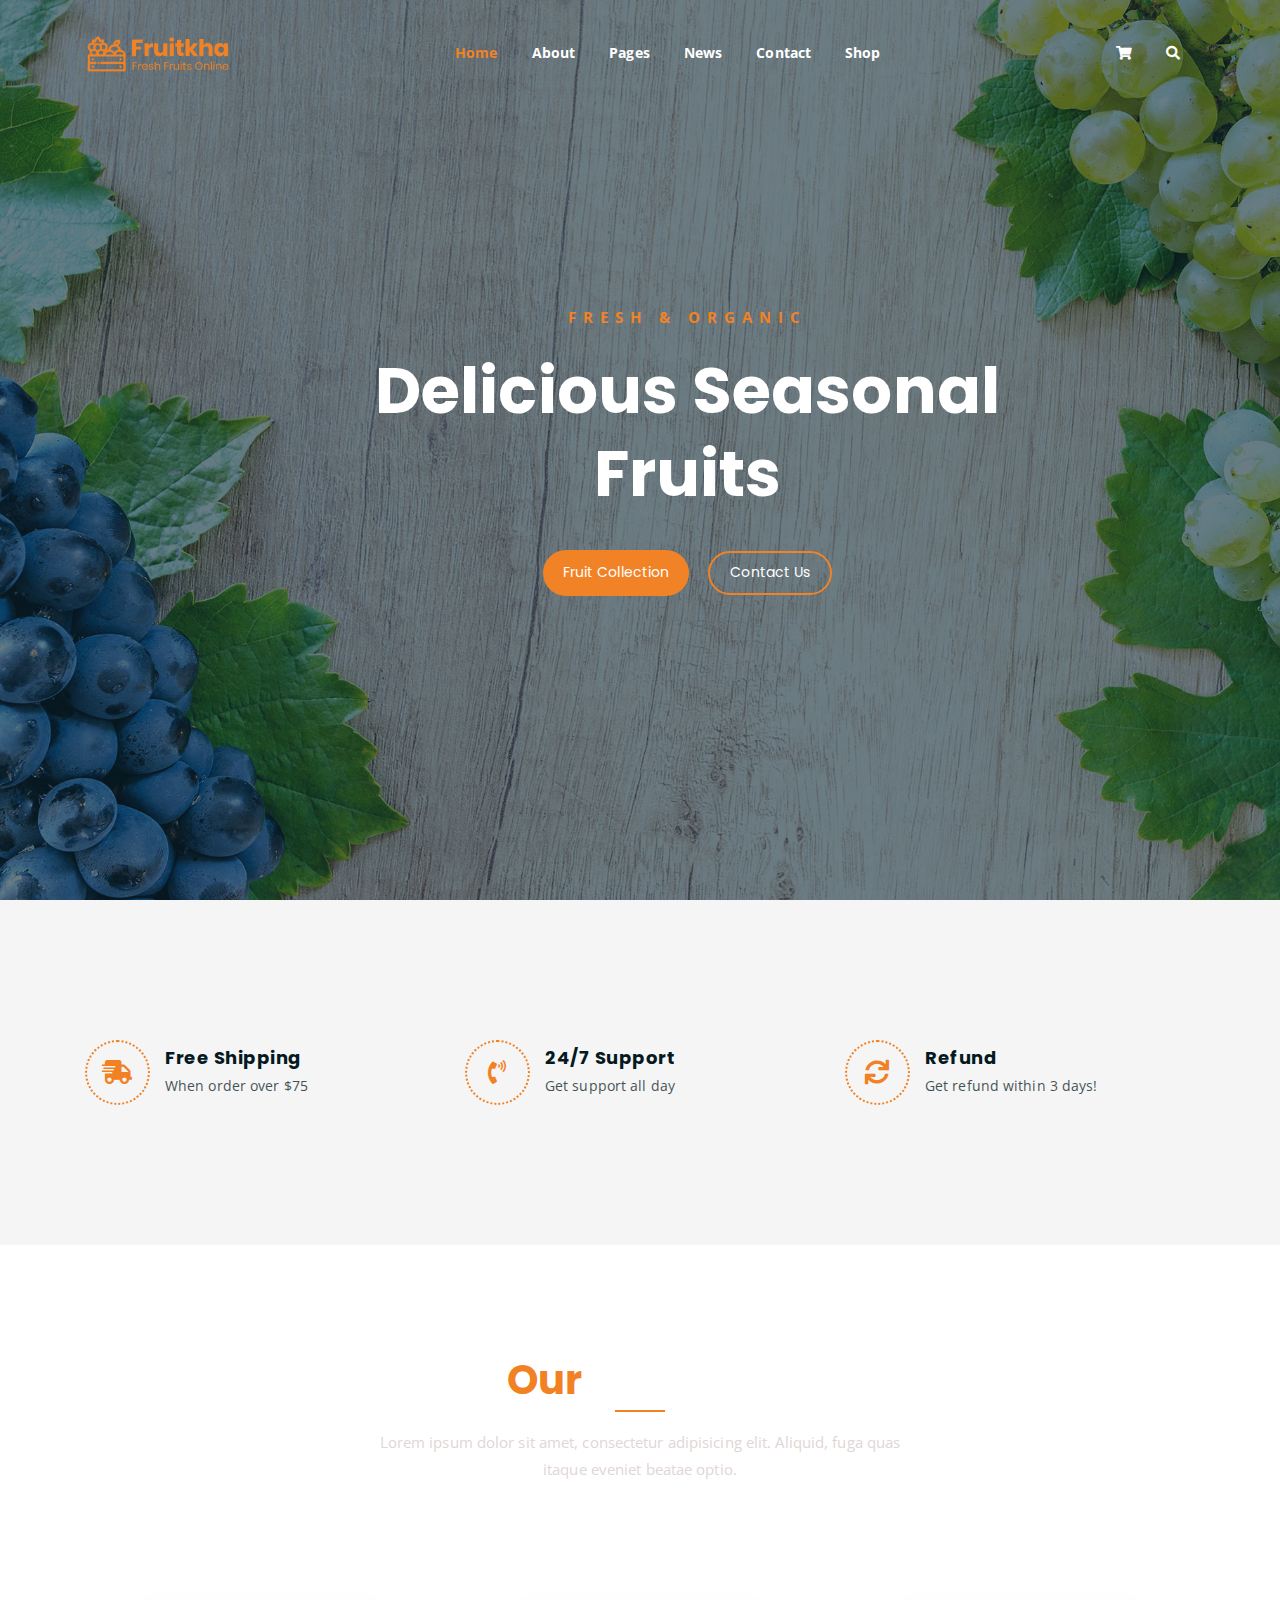
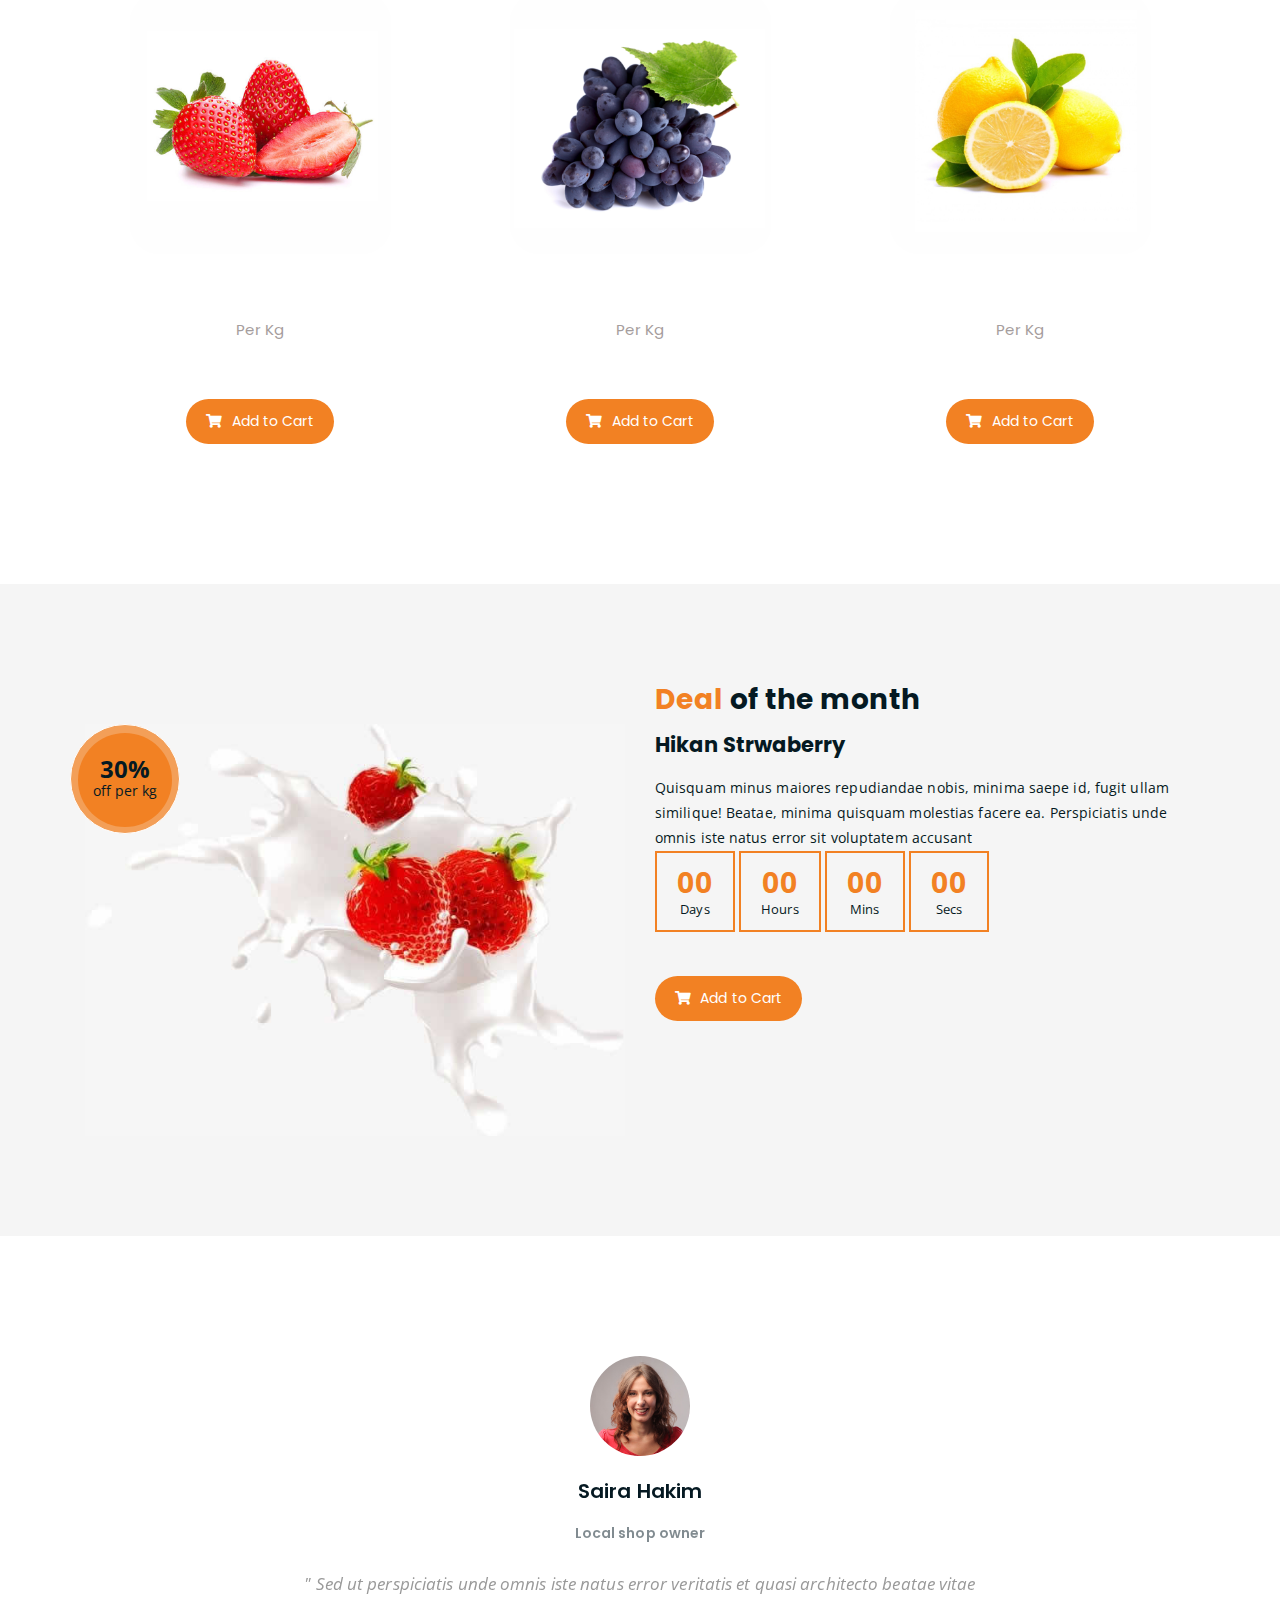
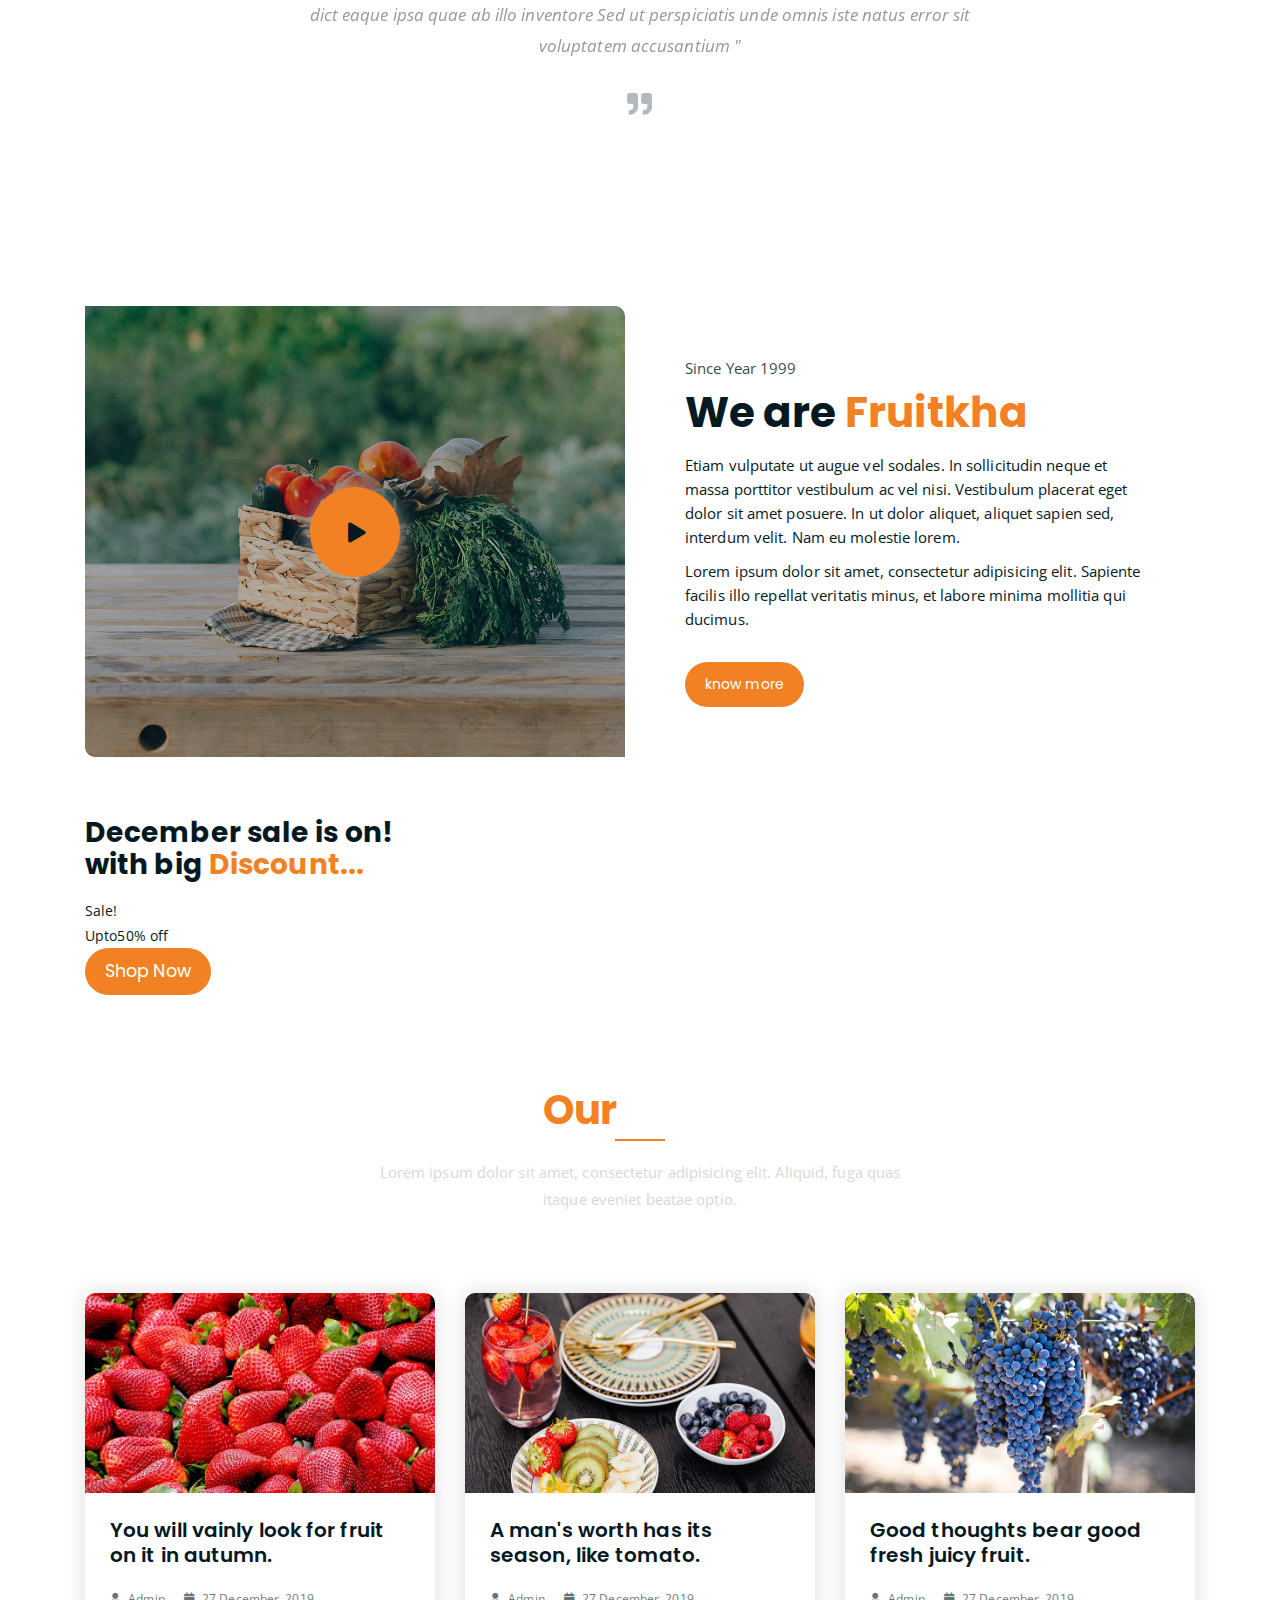
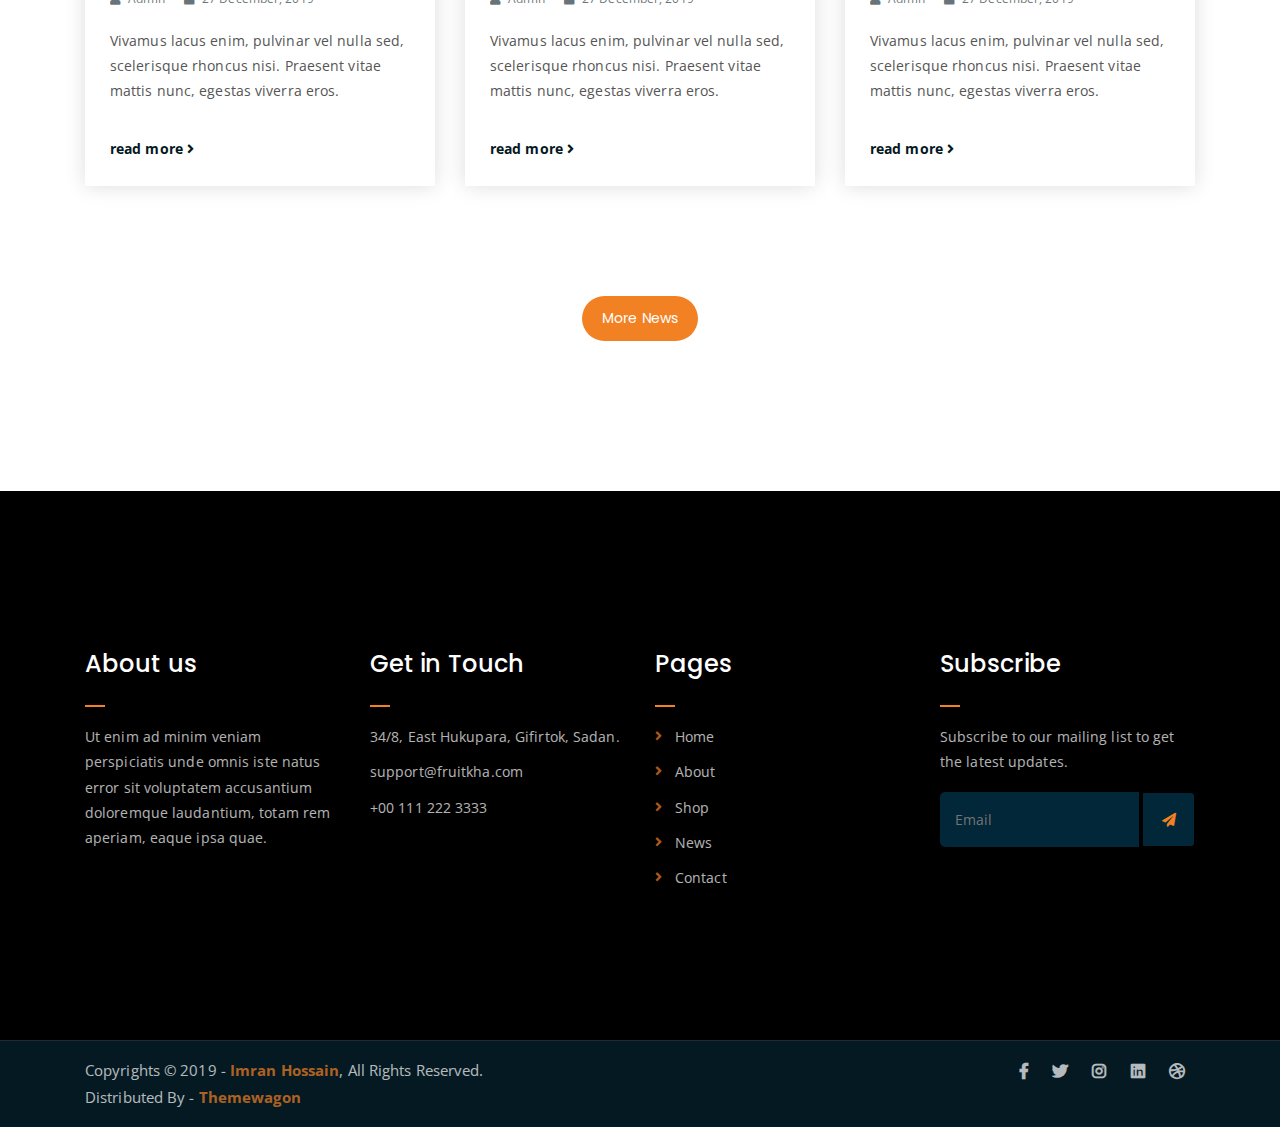
<file: resturant/index.html>
<!DOCTYPE html>
<html lang="en">
<head>
	<meta charset="UTF-8">
	<meta http-equiv="X-UA-Compatible" content="IE=edge">
	<meta name="viewport" content="width=device-width, initial-scale=1">
	<meta name="description" content="Responsive Bootstrap4 Shop Template, Created by Imran Hossain from https://imransdesign.com/">

	<!-- title -->
	<title>Fruitkha</title>

	<!-- favicon -->
	<link rel="shortcut icon" type="image/png" href="assets/img/favicon.png">
	<!-- google font -->
	<link href="https://fonts.googleapis.com/css?family=Open+Sans:300,400,700" rel="stylesheet">
	<link href="https://fonts.googleapis.com/css?family=Poppins:400,700&display=swap" rel="stylesheet">
	<!-- fontawesome -->
	<link rel="stylesheet" href="assets/css/all.min.css">
	<!-- bootstrap -->
	<link rel="stylesheet" href="assets/bootstrap/css/bootstrap.min.css">
	<!-- owl carousel -->
	<link rel="stylesheet" href="assets/css/owl.carousel.css">
	<!-- magnific popup -->
	<link rel="stylesheet" href="assets/css/magnific-popup.css">
	<!-- animate css -->
	<link rel="stylesheet" href="assets/css/animate.css">
	<!-- mean menu css -->
	<link rel="stylesheet" href="assets/css/meanmenu.min.css">
	<!-- main style -->
	<link rel="stylesheet" href="assets/css/main.css">
	<!-- responsive -->
	<link rel="stylesheet" href="assets/css/responsive.css">

</head>
<body>
	
	<!--PreLoader-->
    <div class="loader">
        <div class="loader-inner">
            <div class="circle"></div>
        </div>
    </div>
    <!--PreLoader Ends-->
	
	<!-- header -->
	<div class="top-header-area" id="sticker">
		<div class="container">
			<div class="row">
				<div class="col-lg-12 col-sm-12 text-center">
					<div class="main-menu-wrap">
						<!-- logo -->
						<div class="site-logo">
							<a href="index.html">
								<img src="assets/img/logo.png" alt="">
							</a>
						</div>
						<!-- logo -->

						<!-- menu start -->
						<nav class="main-menu">
							<ul>
								<li class="current-list-item"><a href="#">Home</a>
									<ul class="sub-menu">
										<li><a href="index.html">Static Home</a></li>
										<li><a href="index_2.html">Slider Home</a></li>
									</ul>
								</li>
								<li><a href="about.html">About</a></li>
								<li><a href="#">Pages</a>
									<ul class="sub-menu">
										<li><a href="404.html">404 page</a></li>
										<li><a href="about.html">About</a></li>
										<li><a href="cart.html">Cart</a></li>
										<li><a href="checkout.html">Check Out</a></li>
										<li><a href="contact.html">Contact</a></li>
										<li><a href="news.html">News</a></li>
										<li><a href="shop.html">Shop</a></li>
									</ul>
								</li>
								<li><a href="news.html">News</a>
									<ul class="sub-menu">
										<li><a href="news.html">News</a></li>
										<li><a href="single-news.html">Single News</a></li>
									</ul>
								</li>
								<li><a href="contact.html">Contact</a></li>
								<li><a href="shop.html">Shop</a>
									<ul class="sub-menu">
										<li><a href="shop.html">Shop</a></li>
										<li><a href="checkout.html">Check Out</a></li>
										<li><a href="single-product.html">Single Product</a></li>
										<li><a href="cart.html">Cart</a></li>
									</ul>
								</li>
								<li>
									<div class="header-icons">
										<a class="shopping-cart" href="cart.html"><i class="fas fa-shopping-cart"></i></a>
										<a class="mobile-hide search-bar-icon" href="#"><i class="fas fa-search"></i></a>
									</div>
								</li>
							</ul>
						</nav>
						<a class="mobile-show search-bar-icon" href="#"><i class="fas fa-search"></i></a>
						<div class="mobile-menu"></div>
						<!-- menu end -->
					</div>
				</div>
			</div>
		</div>
	</div>
	<!-- end header -->
	
	<!-- search area -->
	<div class="search-area">
		<div class="container">
			<div class="row">
				<div class="col-lg-12">
					<span class="close-btn"><i class="fas fa-window-close"></i></span>
					<div class="search-bar">
						<div class="search-bar-tablecell">
							<h3>Search For:</h3>
							<input type="text" placeholder="Keywords">
							<button type="submit">Search <i class="fas fa-search"></i></button>
						</div>
					</div>
				</div>
			</div>
		</div>
	</div>
	<!-- end search area -->

	<!-- hero area -->
	<div class="hero-area hero-bg">
		<div class="container">
			<div class="row">
				<div class="col-lg-9 offset-lg-2 text-center">
					<div class="hero-text">
						<div class="hero-text-tablecell">
							<p class="subtitle">Fresh & Organic</p>
							<h1>Delicious Seasonal Fruits</h1>
							<div class="hero-btns">
								<a href="shop.html" class="boxed-btn">Fruit Collection</a>
								<a href="contact.html" class="bordered-btn">Contact Us</a>
							</div>
						</div>
					</div>
				</div>
			</div>
		</div>
	</div>
	<!-- end hero area -->

	<!-- features list section -->
	<div class="list-section pt-80 pb-80">
		<div class="container">

			<div class="row">
				<div class="col-lg-4 col-md-6 mb-4 mb-lg-0">
					<div class="list-box d-flex align-items-center">
						<div class="list-icon">
							<i class="fas fa-shipping-fast"></i>
						</div>
						<div class="content">
							<h3>Free Shipping</h3>
							<p>When order over $75</p>
						</div>
					</div>
				</div>
				<div class="col-lg-4 col-md-6 mb-4 mb-lg-0">
					<div class="list-box d-flex align-items-center">
						<div class="list-icon">
							<i class="fas fa-phone-volume"></i>
						</div>
						<div class="content">
							<h3>24/7 Support</h3>
							<p>Get support all day</p>
						</div>
					</div>
				</div>
				<div class="col-lg-4 col-md-6">
					<div class="list-box d-flex justify-content-start align-items-center">
						<div class="list-icon">
							<i class="fas fa-sync"></i>
						</div>
						<div class="content">
							<h3>Refund</h3>
							<p>Get refund within 3 days!</p>
						</div>
					</div>
				</div>
			</div>

		</div>
	</div>
	<!-- end features list section -->

	<!-- product section -->
	<div class="product-section mt-150 mb-150">
		<div class="container">
			<div class="row">
				<div class="col-lg-8 offset-lg-2 text-center">
					<div class="section-title">	
						<h3><span class="orange-text">Our</span> Products</h3>
						<p>Lorem ipsum dolor sit amet, consectetur adipisicing elit. Aliquid, fuga quas itaque eveniet beatae optio.</p>
					</div>
				</div>
			</div>

			<div class="row">
				<div class="col-lg-4 col-md-6 text-center">
					<div class="single-product-item">
						<div class="product-image">
							<a href="single-product.html"><img src="assets/img/products/product-img-1.jpg" alt=""></a>
						</div>
						<h3>Strawberry</h3>
						<p class="product-price"><span>Per Kg</span> 85$ </p>
						<a href="cart.html" class="cart-btn"><i class="fas fa-shopping-cart"></i> Add to Cart</a>
					</div>
				</div>
				<div class="col-lg-4 col-md-6 text-center">
					<div class="single-product-item">
						<div class="product-image">
							<a href="single-product.html"><img src="assets/img/products/product-img-2.jpg" alt=""></a>
						</div>
						<h3>Berry</h3>
						<p class="product-price"><span>Per Kg</span> 70$ </p>
						<a href="cart.html" class="cart-btn"><i class="fas fa-shopping-cart"></i> Add to Cart</a>
					</div>
				</div>
				<div class="col-lg-4 col-md-6 offset-md-3 offset-lg-0 text-center">
					<div class="single-product-item">
						<div class="product-image">
							<a href="single-product.html"><img src="assets/img/products/product-img-3.jpg" alt=""></a>
						</div>
						<h3>Lemon</h3>
						<p class="product-price"><span>Per Kg</span> 35$ </p>
						<a href="cart.html" class="cart-btn"><i class="fas fa-shopping-cart"></i> Add to Cart</a>
					</div>
				</div>
			</div>
		</div>
	</div>
	<!-- end product section -->

	<!-- cart banner section -->
	<section class="cart-banner pt-100 pb-100">
    	<div class="container">
        	<div class="row clearfix">
            	<!--Image Column-->
            	<div class="image-column col-lg-6">
                	<div class="image">
                    	<div class="price-box">
                        	<div class="inner-price">
                                <span class="price">
                                    <strong>30%</strong> <br> off per kg
                                </span>
                            </div>
                        </div>
                    	<img src="assets/img/a.jpg" alt="">
                    </div>
                </div>
                <!--Content Column-->
                <div class="content-column col-lg-6">
					<h3><span class="orange-text">Deal</span> of the month</h3>
                    <h4>Hikan Strwaberry</h4>
                    <div class="text">Quisquam minus maiores repudiandae nobis, minima saepe id, fugit ullam similique! Beatae, minima quisquam molestias facere ea. Perspiciatis unde omnis iste natus error sit voluptatem accusant</div>
                    <!--Countdown Timer-->
                    <div class="time-counter"><div class="time-countdown clearfix" data-countdown="2020/2/01"><div class="counter-column"><div class="inner"><span class="count">00</span>Days</div></div> <div class="counter-column"><div class="inner"><span class="count">00</span>Hours</div></div>  <div class="counter-column"><div class="inner"><span class="count">00</span>Mins</div></div>  <div class="counter-column"><div class="inner"><span class="count">00</span>Secs</div></div></div></div>
                	<a href="cart.html" class="cart-btn mt-3"><i class="fas fa-shopping-cart"></i> Add to Cart</a>
                </div>
            </div>
        </div>
    </section>
    <!-- end cart banner section -->

	<!-- testimonail-section -->
	<div class="testimonail-section mt-150 mb-150">
		<div class="container">
			<div class="row">
				<div class="col-lg-10 offset-lg-1 text-center">
					<div class="testimonial-sliders">
						<div class="single-testimonial-slider">
							<div class="client-avater">
								<img src="assets/img/avaters/avatar1.png" alt="">
							</div>
							<div class="client-meta">
								<h3>Saira Hakim <span>Local shop owner</span></h3>
								<p class="testimonial-body">
									" Sed ut perspiciatis unde omnis iste natus error veritatis et  quasi architecto beatae vitae dict eaque ipsa quae ab illo inventore Sed ut perspiciatis unde omnis iste natus error sit voluptatem accusantium "
								</p>
								<div class="last-icon">
									<i class="fas fa-quote-right"></i>
								</div>
							</div>
						</div>
						<div class="single-testimonial-slider">
							<div class="client-avater">
								<img src="assets/img/avaters/avatar2.png" alt="">
							</div>
							<div class="client-meta">
								<h3>David Niph <span>Local shop owner</span></h3>
								<p class="testimonial-body">
									" Sed ut perspiciatis unde omnis iste natus error veritatis et  quasi architecto beatae vitae dict eaque ipsa quae ab illo inventore Sed ut perspiciatis unde omnis iste natus error sit voluptatem accusantium "
								</p>
								<div class="last-icon">
									<i class="fas fa-quote-right"></i>
								</div>
							</div>
						</div>
						<div class="single-testimonial-slider">
							<div class="client-avater">
								<img src="assets/img/avaters/avatar3.png" alt="">
							</div>
							<div class="client-meta">
								<h3>Jacob Sikim <span>Local shop owner</span></h3>
								<p class="testimonial-body">
									" Sed ut perspiciatis unde omnis iste natus error veritatis et  quasi architecto beatae vitae dict eaque ipsa quae ab illo inventore Sed ut perspiciatis unde omnis iste natus error sit voluptatem accusantium "
								</p>
								<div class="last-icon">
									<i class="fas fa-quote-right"></i>
								</div>
							</div>
						</div>
					</div>
				</div>
			</div>
		</div>
	</div>
	<!-- end testimonail-section -->
	
	<!-- advertisement section -->
	<div class="abt-section mb-150">
		<div class="container">
			<div class="row">
				<div class="col-lg-6 col-md-12">
					<div class="abt-bg">
						<a href="https://www.youtube.com/watch?v=DBLlFWYcIGQ" class="video-play-btn popup-youtube"><i class="fas fa-play"></i></a>
					</div>
				</div>
				<div class="col-lg-6 col-md-12">
					<div class="abt-text">
						<p class="top-sub">Since Year 1999</p>
						<h2>We are <span class="orange-text">Fruitkha</span></h2>
						<p>Etiam vulputate ut augue vel sodales. In sollicitudin neque et massa porttitor vestibulum ac vel nisi. Vestibulum placerat eget dolor sit amet posuere. In ut dolor aliquet, aliquet sapien sed, interdum velit. Nam eu molestie lorem.</p>
						<p>Lorem ipsum dolor sit amet, consectetur adipisicing elit. Sapiente facilis illo repellat veritatis minus, et labore minima mollitia qui ducimus.</p>
						<a href="about.html" class="boxed-btn mt-4">know more</a>
					</div>
				</div>
			</div>
		</div>
	</div>
	<!-- end advertisement section -->
	
	<!-- shop banner -->
	<section class="shop-banner">
    	<div class="container">
        	<h3>December sale is on! <br> with big <span class="orange-text">Discount...</span></h3>
            <div class="sale-percent"><span>Sale! <br> Upto</span>50% <span>off</span></div>
            <a href="shop.html" class="cart-btn btn-lg">Shop Now</a>
        </div>
    </section>
	<!-- end shop banner -->

	<!-- latest news -->
	<div class="latest-news pt-150 pb-150">
		<div class="container">

			<div class="row">
				<div class="col-lg-8 offset-lg-2 text-center">
					<div class="section-title">	
						<h3><span class="orange-text">Our</span> News</h3>
						<p>Lorem ipsum dolor sit amet, consectetur adipisicing elit. Aliquid, fuga quas itaque eveniet beatae optio.</p>
					</div>
				</div>
			</div>

			<div class="row">
				<div class="col-lg-4 col-md-6">
					<div class="single-latest-news">
						<a href="single-news.html"><div class="latest-news-bg news-bg-1"></div></a>
						<div class="news-text-box">
							<h3><a href="single-news.html">You will vainly look for fruit on it in autumn.</a></h3>
							<p class="blog-meta">
								<span class="author"><i class="fas fa-user"></i> Admin</span>
								<span class="date"><i class="fas fa-calendar"></i> 27 December, 2019</span>
							</p>
							<p class="excerpt">Vivamus lacus enim, pulvinar vel nulla sed, scelerisque rhoncus nisi. Praesent vitae mattis nunc, egestas viverra eros.</p>
							<a href="single-news.html" class="read-more-btn">read more <i class="fas fa-angle-right"></i></a>
						</div>
					</div>
				</div>
				<div class="col-lg-4 col-md-6">
					<div class="single-latest-news">
						<a href="single-news.html"><div class="latest-news-bg news-bg-2"></div></a>
						<div class="news-text-box">
							<h3><a href="single-news.html">A man's worth has its season, like tomato.</a></h3>
							<p class="blog-meta">
								<span class="author"><i class="fas fa-user"></i> Admin</span>
								<span class="date"><i class="fas fa-calendar"></i> 27 December, 2019</span>
							</p>
							<p class="excerpt">Vivamus lacus enim, pulvinar vel nulla sed, scelerisque rhoncus nisi. Praesent vitae mattis nunc, egestas viverra eros.</p>
							<a href="single-news.html" class="read-more-btn">read more <i class="fas fa-angle-right"></i></a>
						</div>
					</div>
				</div>
				<div class="col-lg-4 col-md-6 offset-md-3 offset-lg-0">
					<div class="single-latest-news">
						<a href="single-news.html"><div class="latest-news-bg news-bg-3"></div></a>
						<div class="news-text-box">
							<h3><a href="single-news.html">Good thoughts bear good fresh juicy fruit.</a></h3>
							<p class="blog-meta">
								<span class="author"><i class="fas fa-user"></i> Admin</span>
								<span class="date"><i class="fas fa-calendar"></i> 27 December, 2019</span>
							</p>
							<p class="excerpt">Vivamus lacus enim, pulvinar vel nulla sed, scelerisque rhoncus nisi. Praesent vitae mattis nunc, egestas viverra eros.</p>
							<a href="single-news.html" class="read-more-btn">read more <i class="fas fa-angle-right"></i></a>
						</div>
					</div>
				</div>
			</div>
			<div class="row">
				<div class="col-lg-12 text-center">
					<a href="news.html" class="boxed-btn">More News</a>
				</div>
			</div>
		</div>
	</div>
	<!-- end latest news -->

	<!-- logo carousel -->
	<div class="logo-carousel-section">
		<div class="container">
			<div class="row">
				<div class="col-lg-12">
					<div class="logo-carousel-inner">
						<div class="single-logo-item">
							<img src="assets/img/company-logos/1.png" alt="">
						</div>
						<div class="single-logo-item">
							<img src="assets/img/company-logos/2.png" alt="">
						</div>
						<div class="single-logo-item">
							<img src="assets/img/company-logos/3.png" alt="">
						</div>
						<div class="single-logo-item">
							<img src="assets/img/company-logos/4.png" alt="">
						</div>
						<div class="single-logo-item">
							<img src="assets/img/company-logos/5.png" alt="">
						</div>
					</div>
				</div>
			</div>
		</div>
	</div>
	<!-- end logo carousel -->

	<!-- footer -->
	<div class="footer-area">
		<div class="container">
			<div class="row">
				<div class="col-lg-3 col-md-6">
					<div class="footer-box about-widget">
						<h2 class="widget-title">About us</h2>
						<p>Ut enim ad minim veniam perspiciatis unde omnis iste natus error sit voluptatem accusantium doloremque laudantium, totam rem aperiam, eaque ipsa quae.</p>
					</div>
				</div>
				<div class="col-lg-3 col-md-6">
					<div class="footer-box get-in-touch">
						<h2 class="widget-title">Get in Touch</h2>
						<ul>
							<li>34/8, East Hukupara, Gifirtok, Sadan.</li>
							<li>support@fruitkha.com</li>
							<li>+00 111 222 3333</li>
						</ul>
					</div>
				</div>
				<div class="col-lg-3 col-md-6">
					<div class="footer-box pages">
						<h2 class="widget-title">Pages</h2>
						<ul>
							<li><a href="index.html">Home</a></li>
							<li><a href="about.html">About</a></li>
							<li><a href="services.html">Shop</a></li>
							<li><a href="news.html">News</a></li>
							<li><a href="contact.html">Contact</a></li>
						</ul>
					</div>
				</div>
				<div class="col-lg-3 col-md-6">
					<div class="footer-box subscribe">
						<h2 class="widget-title">Subscribe</h2>
						<p>Subscribe to our mailing list to get the latest updates.</p>
						<form action="index.html">
							<input type="email" placeholder="Email">
							<button type="submit"><i class="fas fa-paper-plane"></i></button>
						</form>
					</div>
				</div>
			</div>
		</div>
	</div>
	<!-- end footer -->
	
	<!-- copyright -->
	<div class="copyright">
		<div class="container">
			<div class="row">
				<div class="col-lg-6 col-md-12">
					<p>Copyrights &copy; 2019 - <a href="https://imransdesign.com/">Imran Hossain</a>,  All Rights Reserved.<br>
						Distributed By - <a href="https://themewagon.com/">Themewagon</a>
					</p>
				</div>
				<div class="col-lg-6 text-right col-md-12">
					<div class="social-icons">
						<ul>
							<li><a href="#" target="_blank"><i class="fab fa-facebook-f"></i></a></li>
							<li><a href="#" target="_blank"><i class="fab fa-twitter"></i></a></li>
							<li><a href="#" target="_blank"><i class="fab fa-instagram"></i></a></li>
							<li><a href="#" target="_blank"><i class="fab fa-linkedin"></i></a></li>
							<li><a href="#" target="_blank"><i class="fab fa-dribbble"></i></a></li>
						</ul>
					</div>
				</div>
			</div>
		</div>
	</div>
	<!-- end copyright -->
	
	<!-- jquery -->
	<script src="assets/js/jquery-1.11.3.min.js"></script>
	<!-- bootstrap -->
	<script src="assets/bootstrap/js/bootstrap.min.js"></script>
	<!-- count down -->
	<script src="assets/js/jquery.countdown.js"></script>
	<!-- isotope -->
	<script src="assets/js/jquery.isotope-3.0.6.min.js"></script>
	<!-- waypoints -->
	<script src="assets/js/waypoints.js"></script>
	<!-- owl carousel -->
	<script src="assets/js/owl.carousel.min.js"></script>
	<!-- magnific popup -->
	<script src="assets/js/jquery.magnific-popup.min.js"></script>
	<!-- mean menu -->
	<script src="assets/js/jquery.meanmenu.min.js"></script>
	<!-- sticker js -->
	<script src="assets/js/sticker.js"></script>
	<!-- main js -->
	<script src="assets/js/main.js"></script>

</body>
</html>
</file>
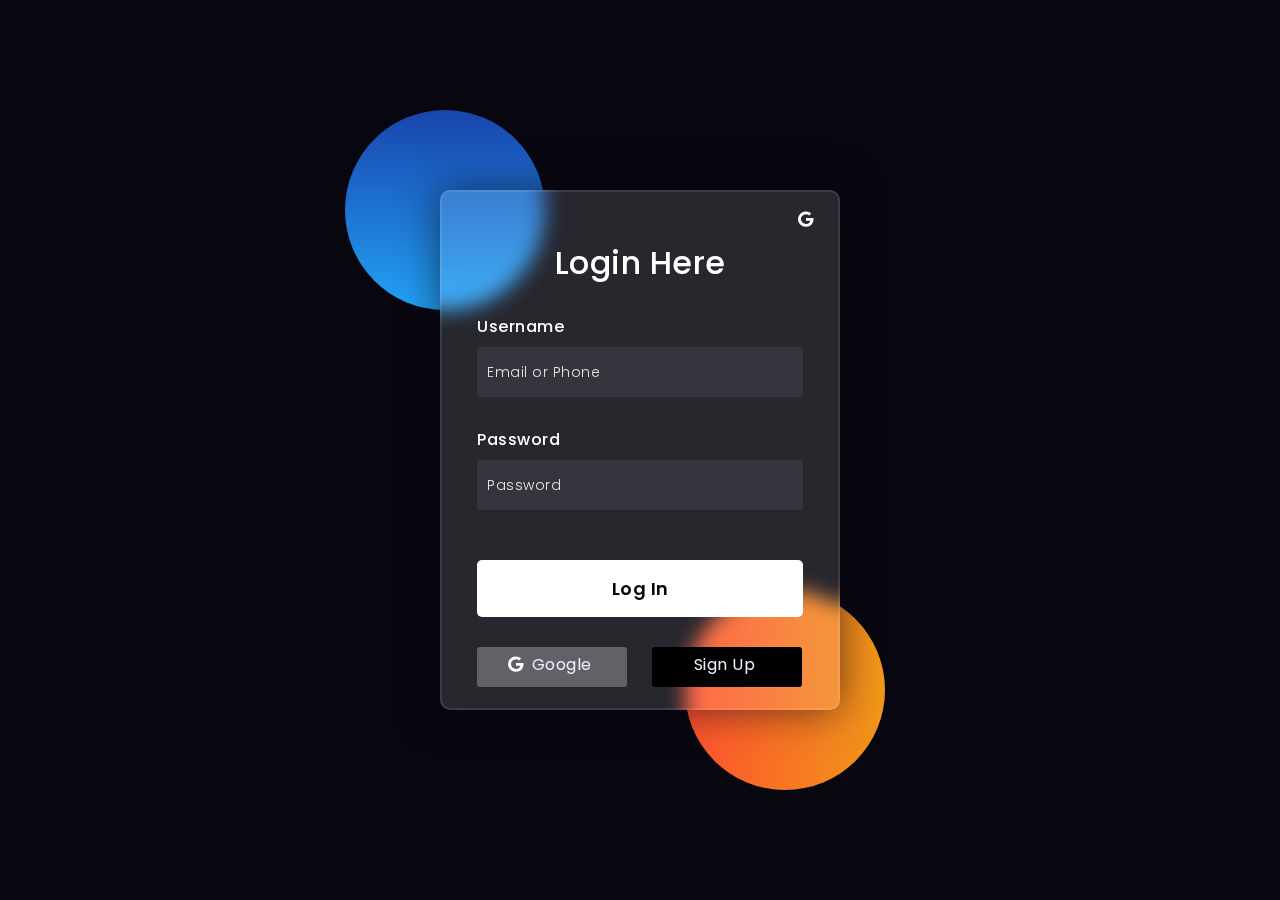
<file: fruitkha-1.0.0/login.html>
<!DOCTYPE html>
<html lang="en">
<head>
  <!-- Design by foolishdeveloper.com -->
    <title>Glassmorphism login Form Tutorial in html css</title>
    <link rel="preconnect" href="https://fonts.gstatic.com">
    <link rel="stylesheet" href="https://cdnjs.cloudflare.com/ajax/libs/font-awesome/5.15.4/css/all.min.css">
    <link href="https://fonts.googleapis.com/css2?family=Poppins:wght@300;500;600&display=swap" rel="stylesheet">
    <!--Stylesheet-->
    <style media="screen">
      *,
*:before,d
*:after{
    padding: 0;
    margin: 0;
    box-sizing: border-box;
}
body{
    background-color: #080710;
}
.background{
    width: 430px;
    height: 520px;
    position: absolute;
    transform: translate(-50%,-50%);
    left: 50%;
    top: 50%;
}
.background .shape{
    height: 200px;
    width: 200px;
    position: absolute;
    border-radius: 50%;
}
.shape:first-child{
    background: linear-gradient(
        #1845ad,
        #23a2f6
    );
    left: -80px;
    top: -80px;
}
.shape:last-child{
    background: linear-gradient(
        to right,
        #ff512f,
        #f09819
    );
    right: -30px;
    bottom: -80px;
}
form{
    position: relative;
    height: 520px;
    width: 400px;
    background-color: rgba(255,255,255,0.13);
    position: absolute;
    transform: translate(-50%,-50%);
    top: 50%;
    left: 50%;
    border-radius: 10px;
    backdrop-filter: blur(10px);
    border: 2px solid rgba(255,255,255,0.1);
    box-shadow: 0 0 40px rgba(8,7,16,0.6);
    padding: 50px 35px;
}
span{
    position: absolute;
    top: 10px;
    right: 20px;
    padding: 5px;
}

form *{
    font-family: 'Poppins',sans-serif;
    color: #ffffff;
    letter-spacing: 0.5px;
    outline: none;
    border: none;
}
form h3{
    font-size: 32px;
    font-weight: 500;
    line-height: 42px;
    text-align: center;
}

label{
    display: block;
    margin-top: 30px;
    font-size: 16px;
    font-weight: 500;
}
input{
    display: block;
    height: 50px;
    width: 100%;
    background-color: rgba(255,255,255,0.07);
    border-radius: 3px;
    padding: 0 10px;
    margin-top: 8px;
    font-size: 14px;
    font-weight: 300;
}
::placeholder{
    color: #e5e5e5;
}
button{
    margin-top: 50px;
    width: 100%;
    background-color: #ffffff;
    color: #080710;
    padding: 15px 0;
    font-size: 18px;
    font-weight: 600;
    border-radius: 5px;
    cursor: pointer;
}
.social{
  margin-top: 30px;
  display: flex;
}
.social div{
  background: red;
  width: 150px;
  border-radius: 3px;
  padding: 5px 10px 10px 5px;
  background-color: rgba(255,255,255,0.27);
  color: #eaf0fb;
  text-align: center;
}
.social div:hover{
  background-color: rgba(255,255,255,0.47);
}
.social .fb{
  margin-left: 25px;
  background-color: black;
}
.social i{
  margin-right: 4px;
}

.sign_up{
    text-decoration: none;
}


    </style>
</head>
<body>
    <div class="background">
        <div class="shape"></div>
        <div class="shape"></div>
    </div>
    <form>
       <span> <i class="fab fa-google"></i></span>
        <h3>Login Here</h3>
          
        <label for="username">Username</label>
        <input type="text" placeholder="Email or Phone" id="username">

        <label for="password">Password</label>
        <input type="password" placeholder="Password" id="password">

        <button>Log In</button>
        <div class="social">
          <div class="go"><i class="fab fa-google"></i>  Google</div>
       <a class="sign_up" href="sign up.html">   <div class="fb"> Sign Up</div> </a>
        </div>
    </form>
</body>
</html>
</file>
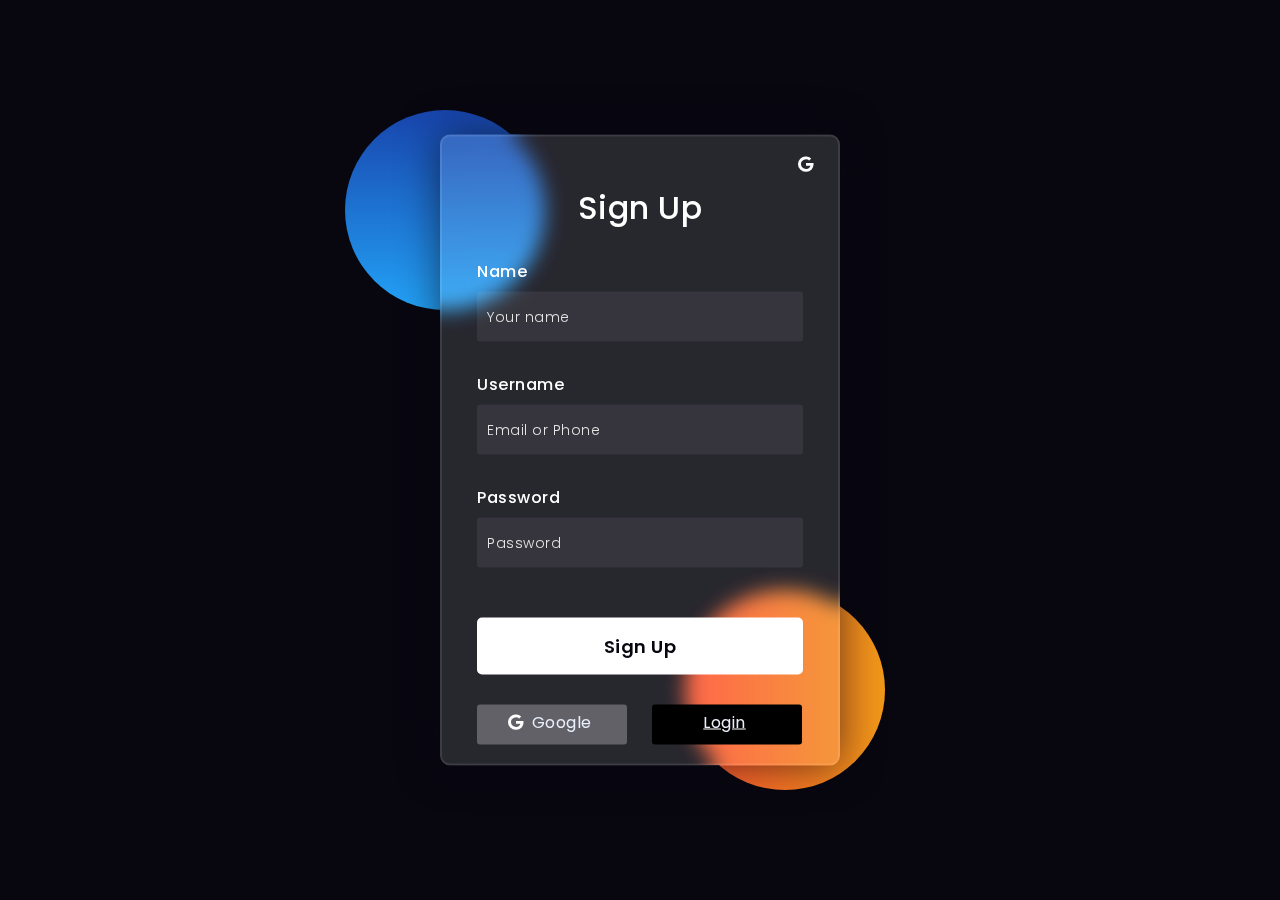
<file: fruitkha-1.0.0/sign up.html>
<!DOCTYPE html>
<html lang="en">
<head>
  <!-- Design by foolishdeveloper.com -->
    <title>Glassmorphism login Form Tutorial in html css</title>
 
    <link rel="preconnect" href="https://fonts.gstatic.com">
    <link rel="stylesheet" href="https://cdnjs.cloudflare.com/ajax/libs/font-awesome/5.15.4/css/all.min.css">
    <link href="https://fonts.googleapis.com/css2?family=Poppins:wght@300;500;600&display=swap" rel="stylesheet">
    <!--Stylesheet-->
    <style media="screen">
      *,
*:before,
*:after{
    padding: 0;
    margin: 0;
    box-sizing: border-box;
}
body{
    background-color: #080710;
}
.background{
    width: 430px;
    height: 520px;
    position: absolute;
    transform: translate(-50%,-50%);
    left: 50%;
    top: 50%;
}
.background .shape{
    height: 200px;
    width: 200px;
    position: absolute;
    border-radius: 50%;
}
.shape:first-child{
    background: linear-gradient(
        #1845ad,
        #23a2f6
    );
    left: -80px;
    top: -80px;
}
.shape:last-child{
    background: linear-gradient(
        to right,
        #ff512f,
        #f09819
    );
    right: -30px;
    bottom: -80px;
}
form{
    position: relative;
    height: 631px;
    width: 400px;
    background-color: rgba(255,255,255,0.13);
    position: absolute;
    transform: translate(-50%,-50%);
    top: 50%;
    left: 50%;
    border-radius: 10px;
    backdrop-filter: blur(10px);
    border: 2px solid rgba(255,255,255,0.1);
    box-shadow: 0 0 40px rgba(8,7,16,0.6);
    padding: 50px 35px;
}
span{
    position: absolute;
    top: 10px;
    right: 20px;
    padding: 5px;
}

form *{
    font-family: 'Poppins',sans-serif;
    color: #ffffff;
    letter-spacing: 0.5px;
    outline: none;
    border: none;
}
form h3{
    font-size: 32px;
    font-weight: 500;
    line-height: 42px;
    text-align: center;
}

label{
    display: block;
    margin-top: 30px;
    font-size: 16px;
    font-weight: 500;
}
input{
    display: block;
    height: 50px;
    width: 100%;
    background-color: rgba(255,255,255,0.07);
    border-radius: 3px;
    padding: 0 10px;
    margin-top: 8px;
    font-size: 14px;
    font-weight: 300;
}
::placeholder{
    color: #e5e5e5;
}
button{
    margin-top: 50px;
    width: 100%;
    background-color: #ffffff;
    color: #080710;
    padding: 15px 0;
    font-size: 18px;
    font-weight: 600;
    border-radius: 5px;
    cursor: pointer;
}
.social{
  margin-top: 30px;
  display: flex;
}
.social div{
  background: red;
  width: 150px;
  border-radius: 3px;
  padding: 5px 10px 10px 5px;
  background-color: rgba(255,255,255,0.27);
  color: #eaf0fb;
  text-align: center;
}
.social div:hover{
  background-color: rgba(255,255,255,0.47);
}
.social .fb{
  margin-left: 25px;
  background-color: black;
}
.social i{
  margin-right: 4px;
}

.sign_up{
    text-decoration: none;
}

    </style>
</head>
<body>
    <div class="background">
        <div class="shape"></div>
        <div class="shape"></div>
    </div>
    <form>
        <h3>Sign Up </h3>
        <span> <i class="fab fa-google"></i></span>

        <label for="name">Name</label>
        <input type="text" placeholder="Your name" id="name">
        <label for="username">Username</label>
        <input type="text" placeholder="Email or Phone" id="username">

        <label for="password">Password</label>
        <input type="password" placeholder="Password" id="password">

        <button>Sign Up</button>
        <div class="social">
          <div class="go"><i class="fab fa-google"></i>  Google</div>
        <a href="login.html"><div class="fb">Login</div></a>  
        </div>
    </form>
</body>
</html>
</file>
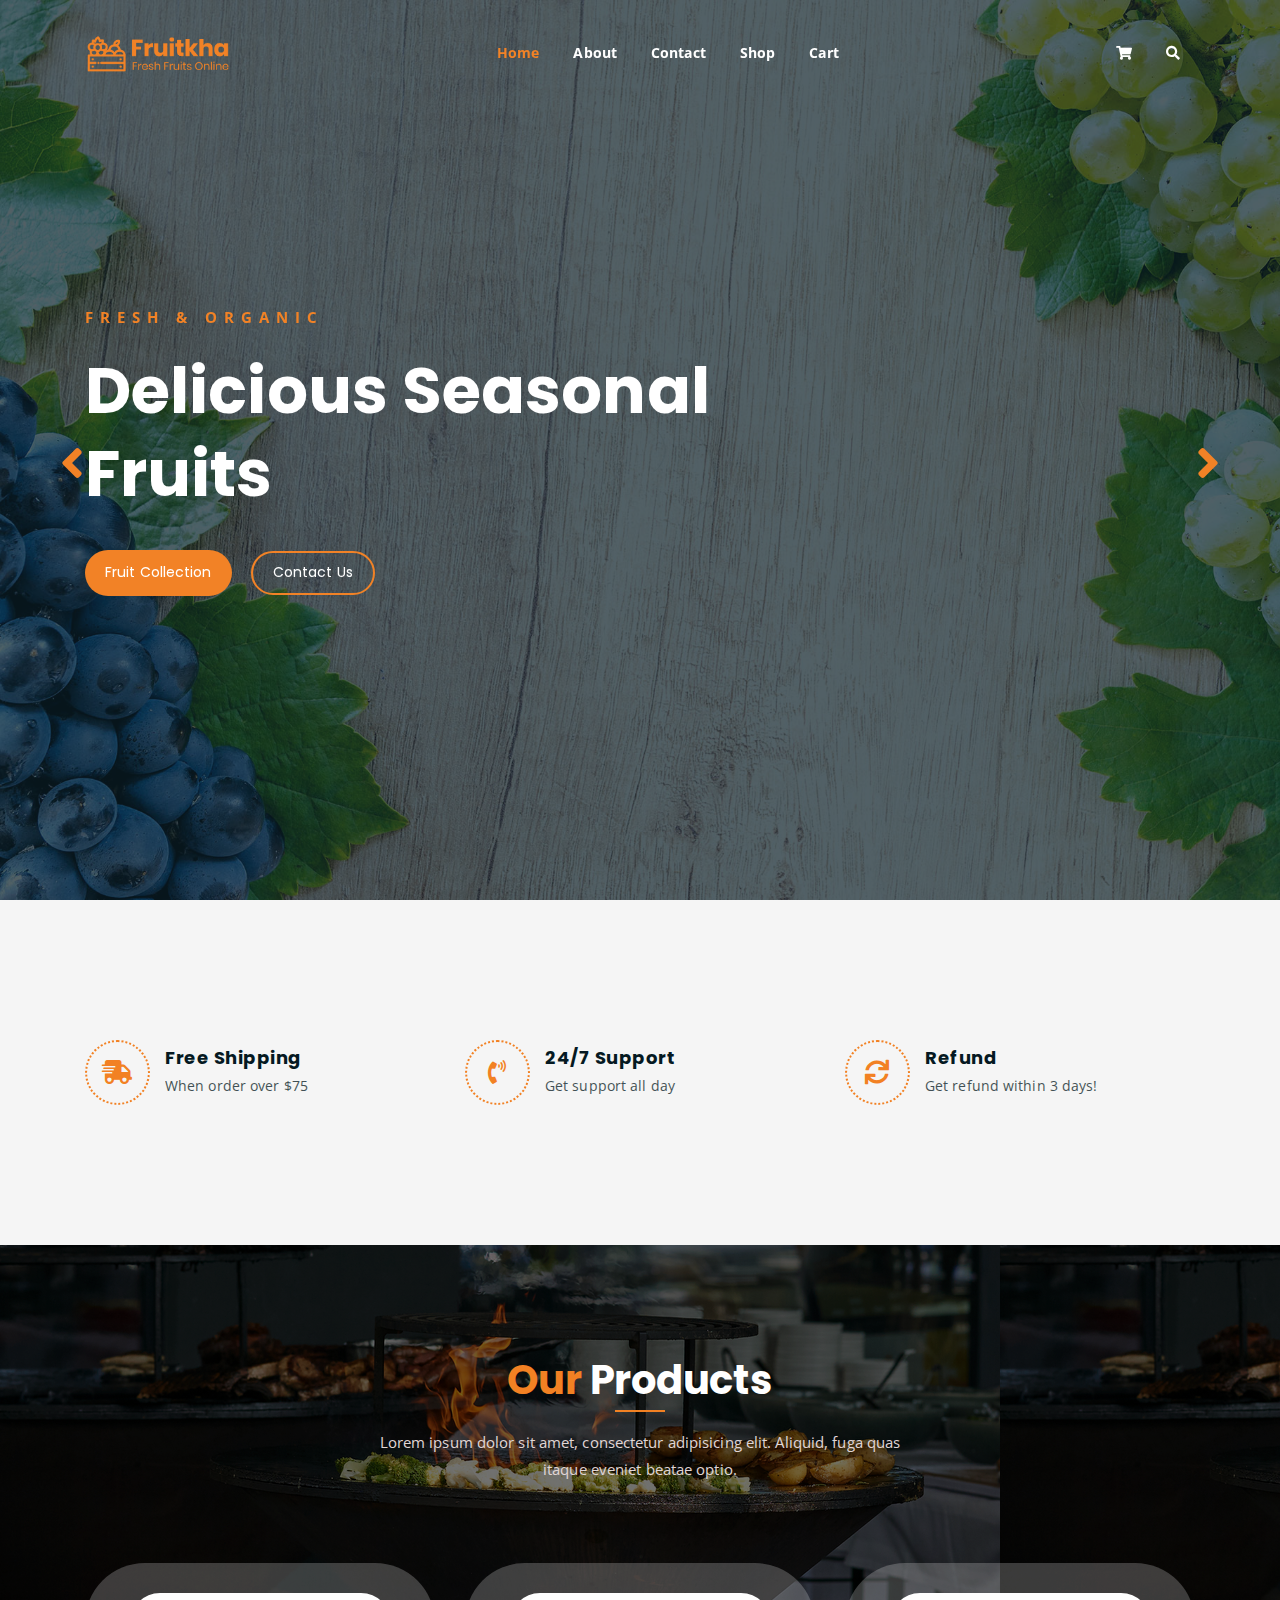
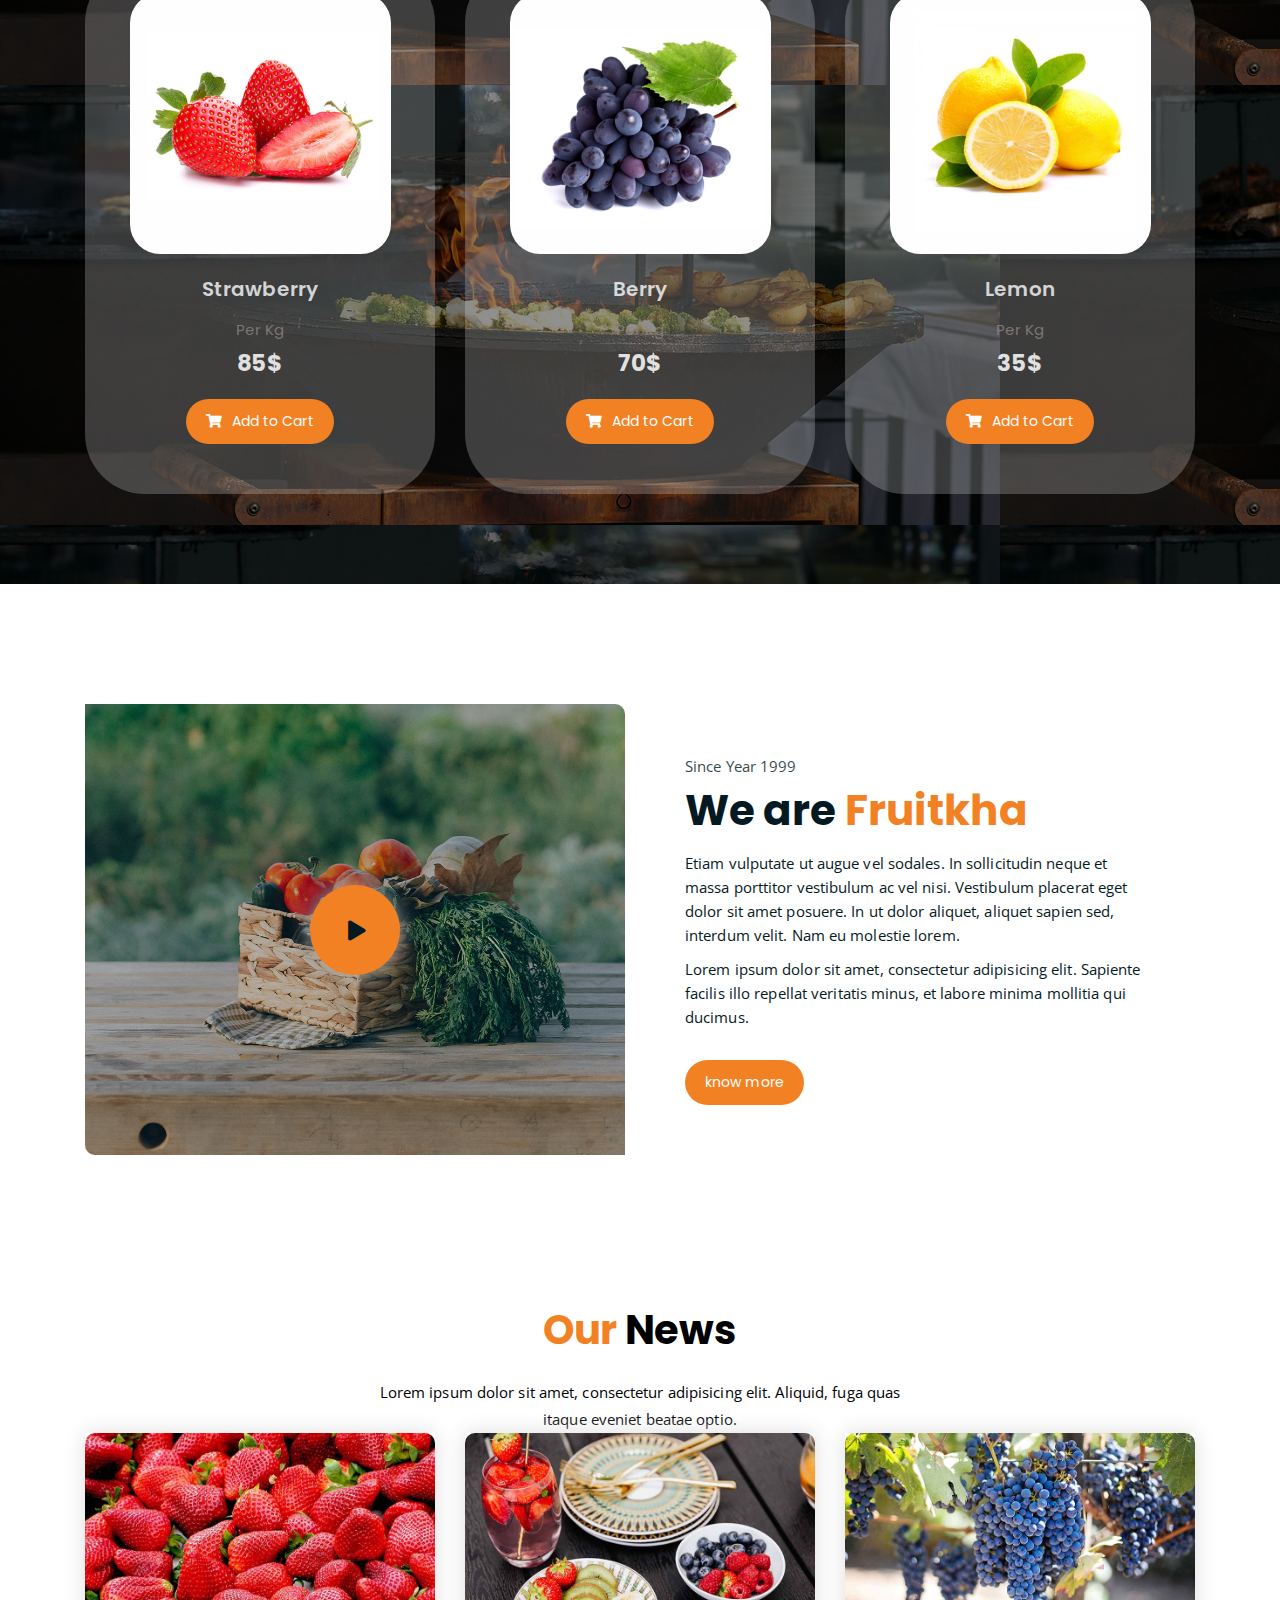
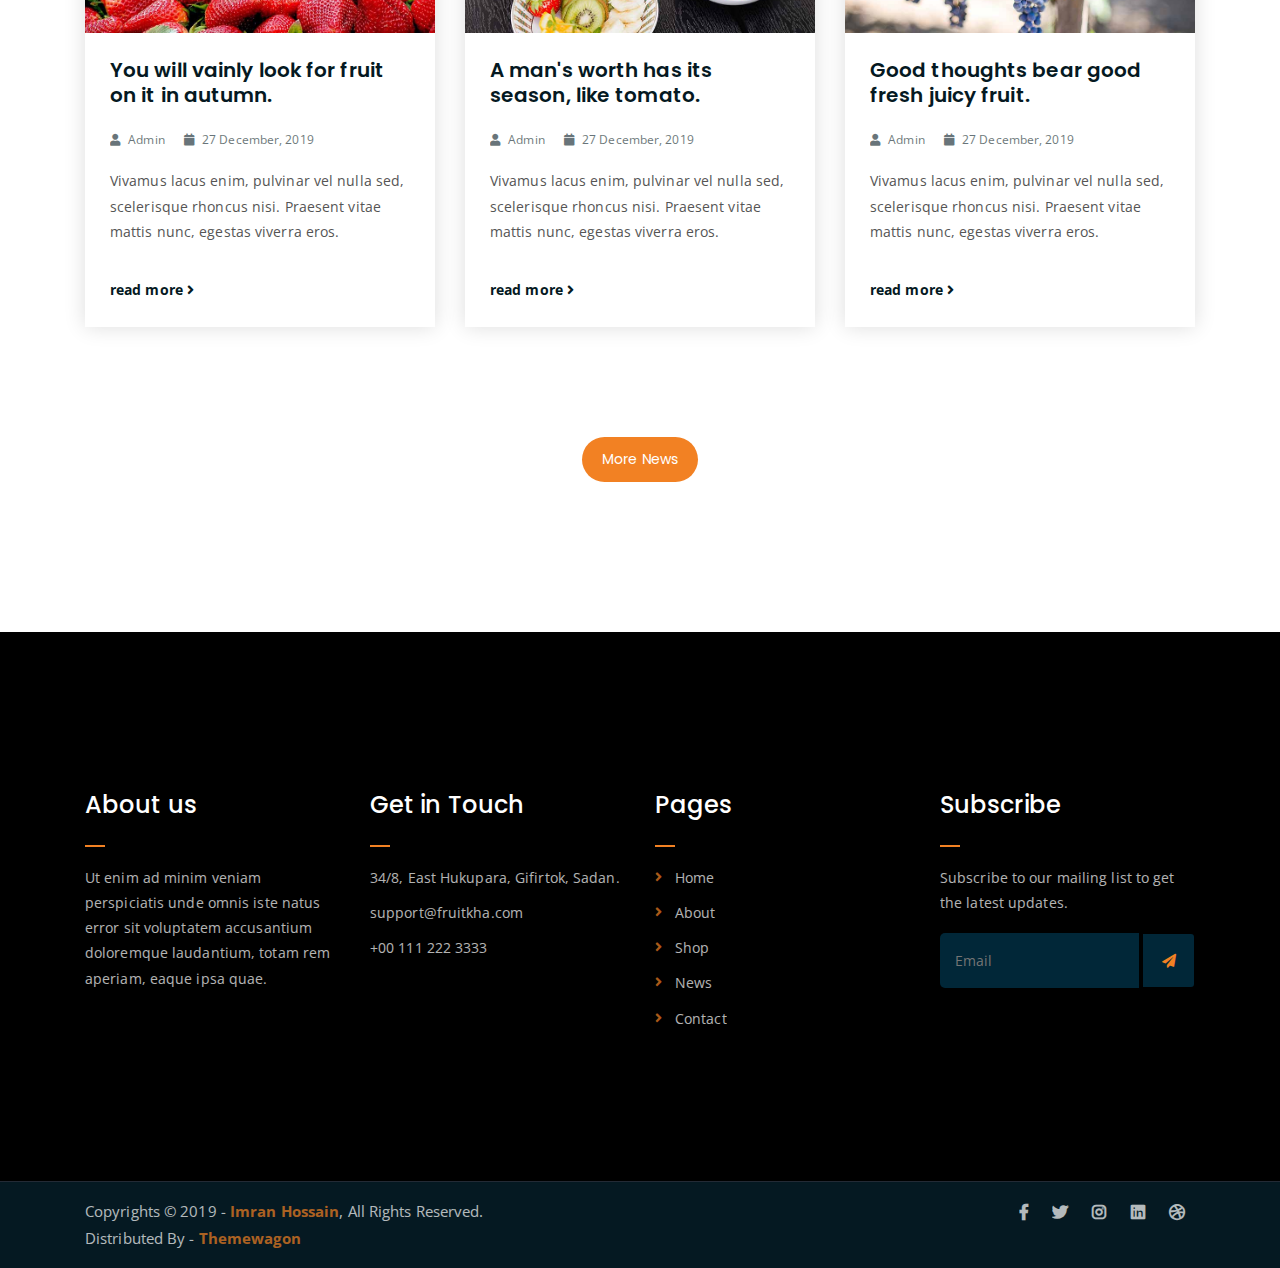
<file: resturant/index_2.html>
<!DOCTYPE html>
<html lang="en">
<head>
	<meta charset="UTF-8">
	<meta http-equiv="X-UA-Compatible" content="IE=edge">
	<meta name="viewport" content="width=device-width, initial-scale=1">
	<meta name="description" content="Responsive Bootstrap4 Shop Template, Created by Imran Hossain from https://imransdesign.com/">

	<!-- title -->
	<title>Fruitkha - Slider Version</title>

	<!-- favicon -->
	<link rel="shortcut icon" type="image/png" href="assets/img/favicon.png">
	<!-- google font -->
	<link href="https://fonts.googleapis.com/css?family=Open+Sans:300,400,700" rel="stylesheet">
	<link href="https://fonts.googleapis.com/css?family=Poppins:400,700&display=swap" rel="stylesheet">
	<!-- fontawesome -->
	<link rel="stylesheet" href="assets/css/all.min.css">
	<!-- bootstrap -->
	<link rel="stylesheet" href="assets/bootstrap/css/bootstrap.min.css">
	<!-- owl carousel -->
	<link rel="stylesheet" href="assets/css/owl.carousel.css">
	<!-- magnific popup -->
	<link rel="stylesheet" href="assets/css/magnific-popup.css">
	<!-- animate css -->
	<link rel="stylesheet" href="assets/css/animate.css">
	<!-- mean menu css -->
	<link rel="stylesheet" href="assets/css/meanmenu.min.css">
	<!-- main style -->
	<link rel="stylesheet" href="assets/css/main.css">
	<!-- responsive -->
	<link rel="stylesheet" href="assets/css/responsive.css">

</head>
<body>
	
	<!--PreLoader-->
    <div class="loader">
        <div class="loader-inner">
            <div class="circle"></div>
        </div>
    </div>
    <!--PreLoader Ends-->
	
	<!-- header -->
	<div class="top-header-area" id="sticker">
		<div class="container">
			<div class="row">
				<div class="col-lg-12 col-sm-12 text-center">
					<div class="main-menu-wrap">
						<!-- logo -->
						<div class="site-logo">
							<a href="index.html">
								<img src="assets/img/logo.png" alt="">
							</a>
						</div>
						<!-- logo -->

						<!-- menu start -->
						<nav class="main-menu">
							<ul>
								<li class="current-list-item"><a href="#">Home</a>
	
								</li>
								<li><a href="about.html">About</a></li>
								<!-- <li><a href="#">Pages</a>
									<ul class="sub-menu">
										<li><a href="404.html">404 page</a></li>
										<li><a href="about.html">About</a></li>
										<li><a href="cart.html">Cart</a></li>
										<li><a href="checkout.html">Check Out</a></li>
										<li><a href="contact.html">Contact</a></li>
										<li><a href="news.html">News</a></li>
										<li><a href="shop.html">Shop</a></li>
									</ul>
								</li> -->

								<!-- <li><a href="news.html">News</a>
									<ul class="sub-menu">
										<li><a href="news.html">News</a></li>
										<li><a href="single-news.html">Single News</a></li>
									</ul>
								</li> -->

								<li><a href="contact.html">Contact</a></li>
								<li><a href="shop.html">Shop</a>
									<ul class="sub-menu">
										<li><a href="shop.html">Shop</a></li>
										<li><a href="checkout.html">Check Out</a></li>
									<li><a href="single-product.html">Single Product</a></li>
										<li><a href="cart.html">Cart</a></li>
									</ul>
								</li>
								<li><a href="cart.html">Cart</a></li>

								<li>
									<div class="header-icons">
										<a class="shopping-cart" href="cart.html"><i class="fas fa-shopping-cart"></i></a>
										<a class="mobile-hide search-bar-icon" href="#"><i class="fas fa-search"></i></a>
									</div>
								</li>
							</ul>
						</nav>
						<a class="mobile-show search-bar-icon" href="#"><i class="fas fa-search"></i></a>
						<div class="mobile-menu"></div>
						<!-- menu end -->
					</div>
				</div>
			</div>
		</div>
	</div>
	<!-- end header -->
	
	<!-- search area -->
	<div class="search-area">
		<div class="container">
			<div class="row">
				<div class="col-lg-12">
					<span class="close-btn"><i class="fas fa-window-close"></i></span>
					<div class="search-bar">
						<div class="search-bar-tablecell">
							<h3>Search For:</h3>
							<input type="text" placeholder="Keywords">
							<button type="submit">Search <i class="fas fa-search"></i></button>
						</div>
					</div>
				</div>
			</div>
		</div>
	</div>
	<!-- end search area -->

	<!-- home page slider -->
	<div class="homepage-slider">
		<!-- single home slider -->
		<div class="single-homepage-slider homepage-bg-1">
			<div class="container">
				<div class="row">
					<div class="col-md-12 col-lg-7 offset-lg-1 offset-xl-0">
						<div class="hero-text">
							<div class="hero-text-tablecell">
								<p class="subtitle">Fresh & Organic</p>
								<h1>Delicious Seasonal Fruits</h1>
								<div class="hero-btns">
									<a href="shop.html" class="boxed-btn">Fruit Collection</a>
									<a href="contact.html" class="bordered-btn">Contact Us</a>
								</div>
							</div>
						</div>
					</div>
				</div>
			</div>
		</div>
		<!-- single home slider -->
		<div class="single-homepage-slider homepage-bg-2">
			<div class="container">
				<div class="row">
					<div class="col-lg-10 offset-lg-1 text-center">
						<div class="hero-text">
							<div class="hero-text-tablecell">
								<p class="subtitle">Fresh Everyday</p>
								<h1>100% Organic Collection</h1>
								<div class="hero-btns">
									<a href="shop.html" class="boxed-btn">Visit Shop</a>
									<a href="contact.html" class="bordered-btn">Contact Us</a>
								</div>
							</div>
						</div>
					</div>
				</div>
			</div>
		</div>
		<!-- single home slider -->
		<div class="single-homepage-slider homepage-bg-3">
			<div class="container">
				<div class="row">
					<div class="col-lg-10 offset-lg-1 text-right">
						<div class="hero-text">
							<div class="hero-text-tablecell">
								<p class="subtitle">Mega Sale Going On!</p>
								<h1>Get December Discount</h1>
								<div class="hero-btns">
									<a href="shop.html" class="boxed-btn">Visit Shop</a>
									<a href="contact.html" class="bordered-btn">Contact Us</a>
								</div>
							</div>
						</div>
					</div>
				</div>
			</div>
		</div>
	</div>
	<!-- end home page slider -->

	<!-- features list section -->
	<div class="list-section pt-80 pb-80">
		<div class="container">

			<div class="row">
				<div class="col-lg-4 col-md-6 mb-4 mb-lg-0">
					<div class="list-box d-flex align-items-center">
						<div class="list-icon">
							<i class="fas fa-shipping-fast"></i>
						</div>
						<div class="content">
							<h3>Free Shipping</h3>
							<p>When order over $75</p>
						</div>
					</div>
				</div>
				<div class="col-lg-4 col-md-6 mb-4 mb-lg-0">
					<div class="list-box d-flex align-items-center">
						<div class="list-icon">
							<i class="fas fa-phone-volume"></i>
						</div>
						<div class="content">
							<h3>24/7 Support</h3>
							<p>Get support all day</p>
						</div>
					</div>
				</div>
				<div class="col-lg-4 col-md-6">
					<div class="list-box d-flex justify-content-start align-items-center">
						<div class="list-icon">
							<i class="fas fa-sync"></i>
						</div>
						<div class="content">
							<h3>Refund</h3>
							<p>Get refund within 3 days!</p>
						</div>
					</div>
				</div>
			</div>

		</div>
	</div>
	<!-- end features list section -->

	<!-- product section -->
	<!-- ///////////////////////////home ms////////////////////////////// -->
  <div class="hms_background_item">
	<div class="hms_background_item_in">

	<div class="product-section mt-150 mb-150">
		<div class="container">
			<div class="row">
				<div class="col-lg-8 offset-lg-2 text-center">
					<div class="section-title">	
						<h3><span class="orange-text">Our</span> Products</h3>
						<p>Lorem ipsum dolor sit amet, consectetur adipisicing elit. Aliquid, fuga quas itaque eveniet beatae optio.</p>
					</div>
				</div>
			</div>

			<div class="row">
				<div class="col-lg-4 col-md-6 text-center">
					<div class="single-product-item">
						<div class="product-image">
							<a href="single-product.html"><img src="assets/img/products/product-img-1.jpg" alt=""></a>
						</div>
						<h3>Strawberry</h3>
						<p class="product-price"><span>Per Kg</span> 85$ </p>
						<a href="cart.html" class="cart-btn"><i class="fas fa-shopping-cart"></i> Add to Cart</a>
					</div>
				</div>
				<div class="col-lg-4 col-md-6 text-center">
					<div class="single-product-item">
						<div class="product-image">
							<a href="single-product.html"><img src="assets/img/products/product-img-2.jpg" alt=""></a>
						</div>
						<h3>Berry</h3>
						<p class="product-price"><span>Per Kg</span> 70$ </p>
						<a href="cart.html" class="cart-btn"><i class="fas fa-shopping-cart"></i> Add to Cart</a>
					</div>
				</div>
				<div class="col-lg-4 col-md-6 offset-md-3 offset-lg-0 text-center">
					<div class="single-product-item">
						<div class="product-image">
							<a href="single-product.html"><img src="assets/img/products/product-img-3.jpg" alt=""></a>
						</div>
						<h3>Lemon</h3>
						<p class="product-price"><span>Per Kg</span> 35$ </p>
						<a href="cart.html" class="cart-btn"><i class="fas fa-shopping-cart"></i> Add to Cart</a>
					</div>
				</div>
			</div>
		</div>
	  </div>
	</div>
  </div>
	<!-- end product section -->

	<!-- cart banner section -->
	
    <!-- end cart banner section -->

	<!-- testimonail-section -->
	
	<!-- end testimonail-section -->

	
	<!-- advertisement section -->
	<div class="abt-section mb-150">
		<div class="container">
			<div class="row">
				<div class="col-lg-6 col-md-12">
					<div class="abt-bg">
						<a href="https://www.youtube.com/watch?v=DBLlFWYcIGQ" class="video-play-btn popup-youtube"><i class="fas fa-play"></i></a>
					</div>
				</div>
				<div class="col-lg-6 col-md-12">
					<div class="abt-text">
						<p class="top-sub">Since Year 1999</p>
						<h2>We are <span class="orange-text">Fruitkha</span></h2>
						<p>Etiam vulputate ut augue vel sodales. In sollicitudin neque et massa porttitor vestibulum ac vel nisi. Vestibulum placerat eget dolor sit amet posuere. In ut dolor aliquet, aliquet sapien sed, interdum velit. Nam eu molestie lorem.</p>
						<p>Lorem ipsum dolor sit amet, consectetur adipisicing elit. Sapiente facilis illo repellat veritatis minus, et labore minima mollitia qui ducimus.</p>
						<a href="about.html" class="boxed-btn mt-4">know more</a>
					</div>
				</div>
			</div>
		</div>
	</div>
	<!-- end advertisement section -->
	
	<!-- shop banner -->
	
	<!-- end shop banner -->


	<!-- latest news -->
	<div class="latest-news pt-150 pb-150">
		<div class="container">

			<div class="row">
				<div class="col-lg-8 offset-lg-2 text-center">
					<div class="ms-section-title">	
						<h3><span class="orange-text">Our</span> News</h3>
						<p>Lorem ipsum dolor sit amet, consectetur adipisicing elit. Aliquid, fuga quas itaque eveniet beatae optio.</p>
					</div>
				</div>
			</div>

			<div class="row">
				<div class="col-lg-4 col-md-6">
					<div class="single-latest-news">
						<a href="single-news.html"><div class="latest-news-bg news-bg-1"></div></a>
						<div class="news-text-box">
							<h3><a href="single-news.html">You will vainly look for fruit on it in autumn.</a></h3>
							<p class="blog-meta">
								<span class="author"><i class="fas fa-user"></i> Admin</span>
								<span class="date"><i class="fas fa-calendar"></i> 27 December, 2019</span>
							</p>
							<p class="excerpt">Vivamus lacus enim, pulvinar vel nulla sed, scelerisque rhoncus nisi. Praesent vitae mattis nunc, egestas viverra eros.</p>
							<a href="single-news.html" class="read-more-btn">read more <i class="fas fa-angle-right"></i></a>
						</div>
					</div>
				</div>
				<div class="col-lg-4 col-md-6">
					<div class="single-latest-news">
						<a href="single-news.html"><div class="latest-news-bg news-bg-2"></div></a>
						<div class="news-text-box">
							<h3><a href="single-news.html">A man's worth has its season, like tomato.</a></h3>
							<p class="blog-meta">
								<span class="author"><i class="fas fa-user"></i> Admin</span>
								<span class="date"><i class="fas fa-calendar"></i> 27 December, 2019</span>
							</p>
							<p class="excerpt">Vivamus lacus enim, pulvinar vel nulla sed, scelerisque rhoncus nisi. Praesent vitae mattis nunc, egestas viverra eros.</p>
							<a href="single-news.html" class="read-more-btn">read more <i class="fas fa-angle-right"></i></a>
						</div>
					</div>
				</div>
				<div class="col-lg-4 col-md-6 offset-md-3 offset-lg-0">
					<div class="single-latest-news">
						<a href="single-news.html"><div class="latest-news-bg news-bg-3"></div></a>
						<div class="news-text-box">
							<h3><a href="single-news.html">Good thoughts bear good fresh juicy fruit.</a></h3>
							<p class="blog-meta">
								<span class="author"><i class="fas fa-user"></i> Admin</span>
								<span class="date"><i class="fas fa-calendar"></i> 27 December, 2019</span>
							</p>
							<p class="excerpt">Vivamus lacus enim, pulvinar vel nulla sed, scelerisque rhoncus nisi. Praesent vitae mattis nunc, egestas viverra eros.</p>
							<a href="single-news.html" class="read-more-btn">read more <i class="fas fa-angle-right"></i></a>
						</div>
					</div>
				</div>
			</div>
			<div class="row">
				<div class="col-lg-12 text-center">
					<a href="news.html" class="boxed-btn">More News</a>
				</div>
			</div>
		</div>
	</div>
	<!-- end latest news -->

	<!-- logo carousel -->
	<div class="logo-carousel-section">
		<div class="container">
			<div class="row">
				<div class="col-lg-12">
					<div class="logo-carousel-inner">
						<div class="single-logo-item">
							<img src="assets/img/company-logos/1.png" alt="">
						</div>
						<div class="single-logo-item">
							<img src="assets/img/company-logos/2.png" alt="">
						</div>
						<div class="single-logo-item">
							<img src="assets/img/company-logos/3.png" alt="">
						</div>
						<div class="single-logo-item">
							<img src="assets/img/company-logos/4.png" alt="">
						</div>
						<div class="single-logo-item">
							<img src="assets/img/company-logos/5.png" alt="">
						</div>
					</div>
				</div>
			</div>
		</div>
	</div>
	<!-- end logo carousel -->

	<!-- footer -->
	<div class="footer-area">
		<div class="container">
			<div class="row">
				<div class="col-lg-3 col-md-6">
					<div class="footer-box about-widget">
						<h2 class="widget-title">About us</h2>
						<p>Ut enim ad minim veniam perspiciatis unde omnis iste natus error sit voluptatem accusantium doloremque laudantium, totam rem aperiam, eaque ipsa quae.</p>
					</div>
				</div>
				<div class="col-lg-3 col-md-6">
					<div class="footer-box get-in-touch">
						<h2 class="widget-title">Get in Touch</h2>
						<ul>
							<li>34/8, East Hukupara, Gifirtok, Sadan.</li>
							<li>support@fruitkha.com</li>
							<li>+00 111 222 3333</li>
						</ul>
					</div>
				</div>
				<div class="col-lg-3 col-md-6">
					<div class="footer-box pages">
						<h2 class="widget-title">Pages</h2>
						<ul>
							<li><a href="index.html">Home</a></li>
							<li><a href="about.html">About</a></li>
							<li><a href="services.html">Shop</a></li>
							<li><a href="news.html">News</a></li>
							<li><a href="contact.html">Contact</a></li>
						</ul>
					</div>
				</div>
				<div class="col-lg-3 col-md-6">
					<div class="footer-box subscribe">
						<h2 class="widget-title">Subscribe</h2>
						<p>Subscribe to our mailing list to get the latest updates.</p>
						<form action="index.html">
							<input type="email" placeholder="Email">
							<button type="submit"><i class="fas fa-paper-plane"></i></button>
						</form>
					</div>
				</div>
			</div>
		</div>
	</div>
	<!-- end footer -->
	
	<!-- copyright -->
	<div class="copyright">
		<div class="container">
			<div class="row">
				<div class="col-lg-6 col-md-12">
					<p>Copyrights &copy; 2019 - <a href="https://imransdesign.com/">Imran Hossain</a>,  All Rights Reserved.<br>
						Distributed By - <a href="https://themewagon.com/">Themewagon</a>
					</p>
				</div>
				<div class="col-lg-6 text-right col-md-12">
					<div class="social-icons">
						<ul>
							<li><a href="#" target="_blank"><i class="fab fa-facebook-f"></i></a></li>
							<li><a href="#" target="_blank"><i class="fab fa-twitter"></i></a></li>
							<li><a href="#" target="_blank"><i class="fab fa-instagram"></i></a></li>
							<li><a href="#" target="_blank"><i class="fab fa-linkedin"></i></a></li>
							<li><a href="#" target="_blank"><i class="fab fa-dribbble"></i></a></li>
						</ul>
					</div>
				</div>
			</div>
		</div>
	</div>
	<!-- end copyright -->
	
	<!-- jquery -->
	<script src="assets/js/jquery-1.11.3.min.js"></script>
	<!-- bootstrap -->
	<script src="assets/bootstrap/js/bootstrap.min.js"></script>
	<!-- count down -->
	<script src="assets/js/jquery.countdown.js"></script>
	<!-- isotope -->
	<script src="assets/js/jquery.isotope-3.0.6.min.js"></script>
	<!-- waypoints -->
	<script src="assets/js/waypoints.js"></script>
	<!-- owl carousel -->
	<script src="assets/js/owl.carousel.min.js"></script>
	<!-- magnific popup -->
	<script src="assets/js/jquery.magnific-popup.min.js"></script>
	<!-- mean menu -->
	<script src="assets/js/jquery.meanmenu.min.js"></script>
	<!-- sticker js -->
	<script src="assets/js/sticker.js"></script>
	<!-- main js -->
	<script src="assets/js/main.js"></script>

</body>
</html>
</file>
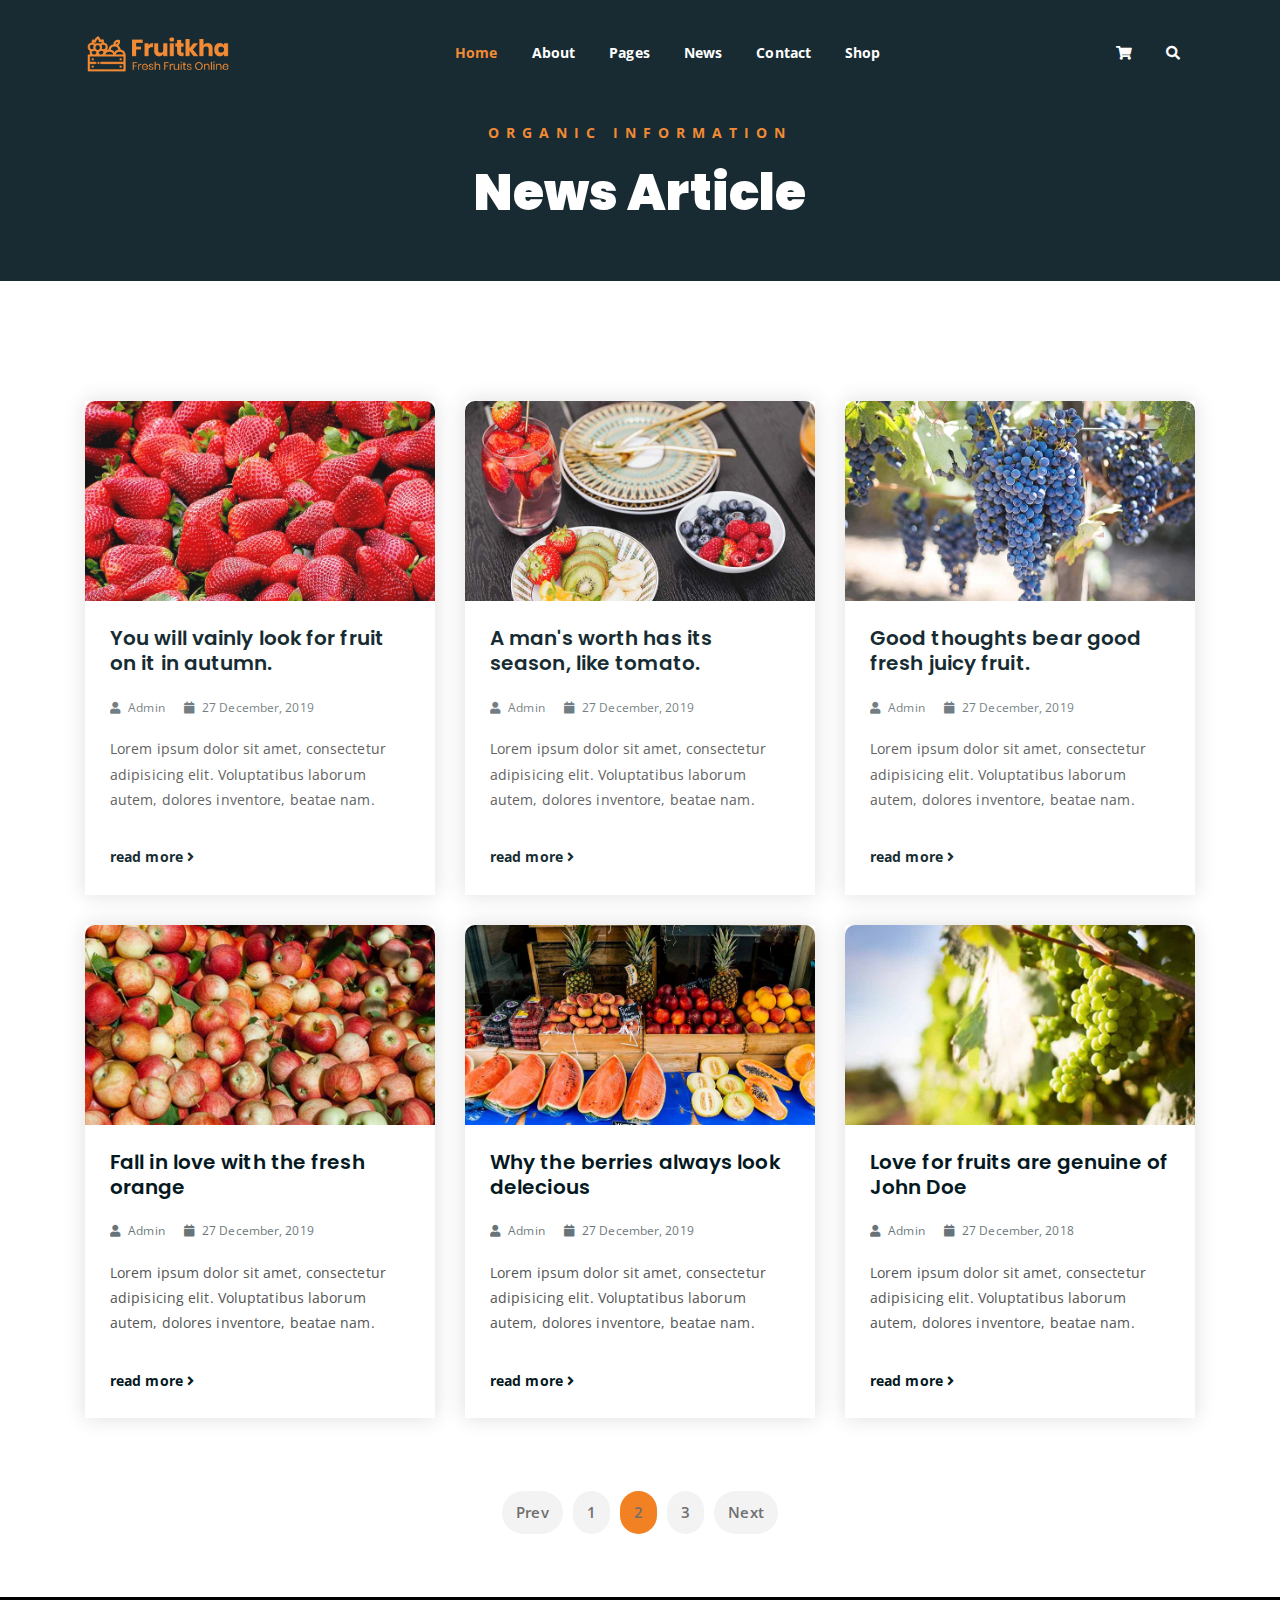
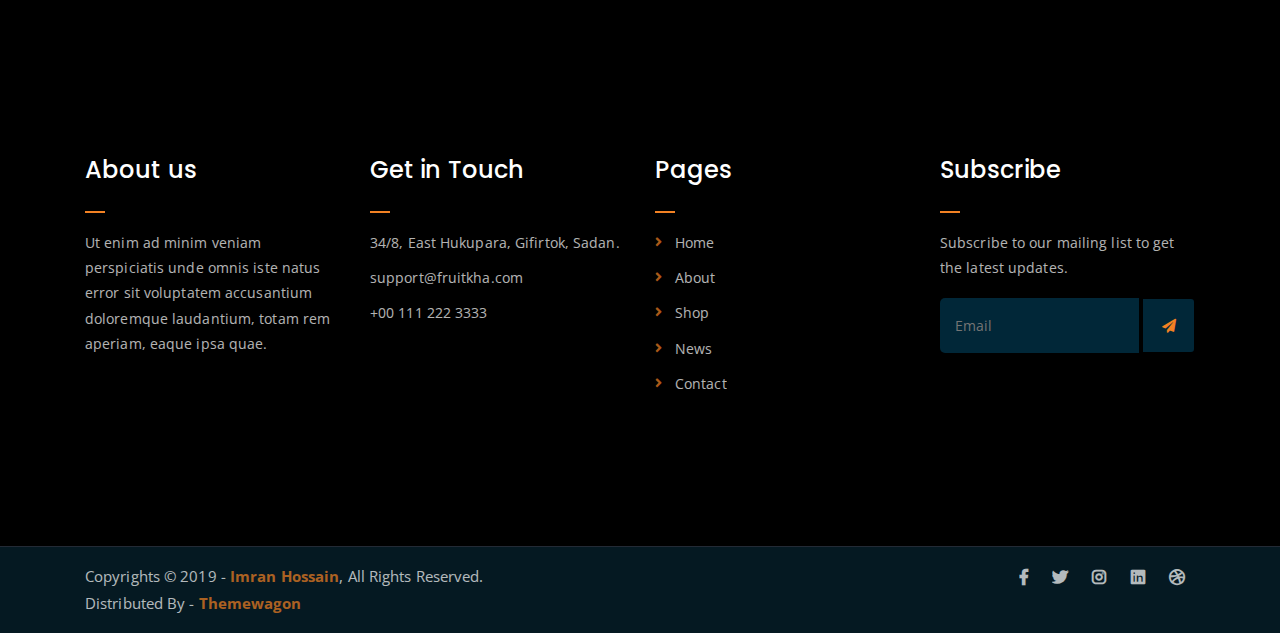
<file: resturant/news.html>
<!DOCTYPE html>
<html lang="en">
<head>
	<meta charset="UTF-8">
	<meta http-equiv="X-UA-Compatible" content="IE=edge">
	<meta name="viewport" content="width=device-width, initial-scale=1">
	<meta name="description" content="Responsive Bootstrap4 Shop Template, Created by Imran Hossain from https://imransdesign.com/">

	<!-- title -->
	<title>News</title>

	<!-- favicon -->
	<link rel="shortcut icon" type="image/png" href="assets/img/favicon.png">
	<!-- google font -->
	<link href="https://fonts.googleapis.com/css?family=Open+Sans:300,400,700" rel="stylesheet">
	<link href="https://fonts.googleapis.com/css?family=Poppins:400,700&display=swap" rel="stylesheet">
	<!-- fontawesome -->
	<link rel="stylesheet" href="assets/css/all.min.css">
	<!-- bootstrap -->
	<link rel="stylesheet" href="assets/bootstrap/css/bootstrap.min.css">
	<!-- owl carousel -->
	<link rel="stylesheet" href="assets/css/owl.carousel.css">
	<!-- magnific popup -->
	<link rel="stylesheet" href="assets/css/magnific-popup.css">
	<!-- animate css -->
	<link rel="stylesheet" href="assets/css/animate.css">
	<!-- mean menu css -->
	<link rel="stylesheet" href="assets/css/meanmenu.min.css">
	<!-- main style -->
	<link rel="stylesheet" href="assets/css/main.css">
	<!-- responsive -->
	<link rel="stylesheet" href="assets/css/responsive.css">

</head>
<body>
	
	<!--PreLoader-->
    <div class="loader">
        <div class="loader-inner">
            <div class="circle"></div>
        </div>
    </div>
    <!--PreLoader Ends-->
	
	<!-- header -->
	<div class="top-header-area" id="sticker">
		<div class="container">
			<div class="row">
				<div class="col-lg-12 col-sm-12 text-center">
					<div class="main-menu-wrap">
						<!-- logo -->
						<div class="site-logo">
							<a href="index.html">
								<img src="assets/img/logo.png" alt="">
							</a>
						</div>
						<!-- logo -->

						<!-- menu start -->
						<nav class="main-menu">
							<ul>
								<li class="current-list-item"><a href="#">Home</a>
									<ul class="sub-menu">
										<li><a href="index.html">Static Home</a></li>
										<li><a href="index_2.html">Slider Home</a></li>
									</ul>
								</li>
								<li><a href="about.html">About</a></li>
								<li><a href="#">Pages</a>
									<ul class="sub-menu">
										<li><a href="404.html">404 page</a></li>
										<li><a href="about.html">About</a></li>
										<li><a href="cart.html">Cart</a></li>
										<li><a href="checkout.html">Check Out</a></li>
										<li><a href="contact.html">Contact</a></li>
										<li><a href="news.html">News</a></li>
										<li><a href="shop.html">Shop</a></li>
									</ul>
								</li>
								<li><a href="news.html">News</a>
									<ul class="sub-menu">
										<li><a href="news.html">News</a></li>
										<li><a href="single-news.html">Single News</a></li>
									</ul>
								</li>
								<li><a href="contact.html">Contact</a></li>
								<li><a href="shop.html">Shop</a>
									<ul class="sub-menu">
										<li><a href="shop.html">Shop</a></li>
										<li><a href="checkout.html">Check Out</a></li>
										<li><a href="single-product.html">Single Product</a></li>
										<li><a href="cart.html">Cart</a></li>
									</ul>
								</li>
								<li>
									<div class="header-icons">
										<a class="shopping-cart" href="cart.html"><i class="fas fa-shopping-cart"></i></a>
										<a class="mobile-hide search-bar-icon" href="#"><i class="fas fa-search"></i></a>
									</div>
								</li>
							</ul>
						</nav>
						<a class="mobile-show search-bar-icon" href="#"><i class="fas fa-search"></i></a>
						<div class="mobile-menu"></div>
						<!-- menu end -->
					</div>
				</div>
			</div>
		</div>
	</div>
	<!-- end header -->

	<!-- search area -->
	<div class="search-area">
		<div class="container">
			<div class="row">
				<div class="col-lg-12">
					<span class="close-btn"><i class="fas fa-window-close"></i></span>
					<div class="search-bar">
						<div class="search-bar-tablecell">
							<h3>Search For:</h3>
							<input type="text" placeholder="Keywords">
							<button type="submit">Search <i class="fas fa-search"></i></button>
						</div>
					</div>
				</div>
			</div>
		</div>
	</div>
	<!-- end search arewa -->
	
	<!-- breadcrumb-section -->
	<div class="breadcrumb-section breadcrumb-bg">
		<div class="container">
			<div class="row">
				<div class="col-lg-8 offset-lg-2 text-center">
					<div class="breadcrumb-text">
						<p>Organic Information</p>
						<h1>News Article</h1>
					</div>
				</div>
			</div>
		</div>
	</div>
	<!-- end breadcrumb section -->

	<!-- latest news -->
	<div class="latest-news mt-150 mb-150">
		<div class="container">
			<div class="row">
				<div class="col-lg-4 col-md-6">
					<div class="single-latest-news">
						<a href="single-news.html"><div class="latest-news-bg news-bg-1"></div></a>
						<div class="news-text-box">
							<h3><a href="single-news.html">You will vainly look for fruit on it in autumn.</a></h3>
							<p class="blog-meta">
								<span class="author"><i class="fas fa-user"></i> Admin</span>
								<span class="date"><i class="fas fa-calendar"></i> 27 December, 2019</span>
							</p>
							<p class="excerpt">Lorem ipsum dolor sit amet, consectetur adipisicing elit. Voluptatibus laborum autem, dolores inventore, beatae nam.</p>
							<a href="single-news.html" class="read-more-btn">read more <i class="fas fa-angle-right"></i></a>
						</div>
					</div>
				</div>
				<div class="col-lg-4 col-md-6">
					<div class="single-latest-news">
						<a href="single-news.html"><div class="latest-news-bg news-bg-2"></div></a>
						<div class="news-text-box">
							<h3><a href="single-news.html">A man's worth has its season, like tomato.</a></h3>
							<p class="blog-meta">
								<span class="author"><i class="fas fa-user"></i> Admin</span>
								<span class="date"><i class="fas fa-calendar"></i> 27 December, 2019</span>
							</p>
							<p class="excerpt">Lorem ipsum dolor sit amet, consectetur adipisicing elit. Voluptatibus laborum autem, dolores inventore, beatae nam.</p>
							<a href="single-news.html" class="read-more-btn">read more <i class="fas fa-angle-right"></i></a>
						</div>
					</div>
				</div>
				<div class="col-lg-4 col-md-6">
					<div class="single-latest-news">
						<a href="single-news.html"><div class="latest-news-bg news-bg-3"></div></a>
						<div class="news-text-box">
							<h3><a href="single-news.html">Good thoughts bear good fresh juicy fruit.</a></h3>
							<p class="blog-meta">
								<span class="author"><i class="fas fa-user"></i> Admin</span>
								<span class="date"><i class="fas fa-calendar"></i> 27 December, 2019</span>
							</p>
							<p class="excerpt">Lorem ipsum dolor sit amet, consectetur adipisicing elit. Voluptatibus laborum autem, dolores inventore, beatae nam.</p>
							<a href="single-news.html" class="read-more-btn">read more <i class="fas fa-angle-right"></i></a>
						</div>
					</div>
				</div>
				<div class="col-lg-4 col-md-6">
					<div class="single-latest-news">
						<a href="single-news.html"><div class="latest-news-bg news-bg-4"></div></a>
						<div class="news-text-box">
							<h3><a href="single-news.html">Fall in love with the fresh orange</a></h3>
							<p class="blog-meta">
								<span class="author"><i class="fas fa-user"></i> Admin</span>
								<span class="date"><i class="fas fa-calendar"></i> 27 December, 2019</span>
							</p>
							<p class="excerpt">Lorem ipsum dolor sit amet, consectetur adipisicing elit. Voluptatibus laborum autem, dolores inventore, beatae nam.</p>
							<a href="single-news.html" class="read-more-btn">read more <i class="fas fa-angle-right"></i></a>
						</div>
					</div>
				</div>
				<div class="col-lg-4 col-md-6">
					<div class="single-latest-news">
						<a href="single-news.html"><div class="latest-news-bg news-bg-5"></div></a>
						<div class="news-text-box">
							<h3><a href="single-news.html">Why the berries always look delecious</a></h3>
							<p class="blog-meta">
								<span class="author"><i class="fas fa-user"></i> Admin</span>
								<span class="date"><i class="fas fa-calendar"></i> 27 December, 2019</span>
							</p>
							<p class="excerpt">Lorem ipsum dolor sit amet, consectetur adipisicing elit. Voluptatibus laborum autem, dolores inventore, beatae nam.</p>
							<a href="single-news.html" class="read-more-btn">read more <i class="fas fa-angle-right"></i></a>
						</div>
					</div>
				</div>
				<div class="col-lg-4 col-md-6">
					<div class="single-latest-news">
						<a href="single-news.html"><div class="latest-news-bg news-bg-6"></div></a>
						<div class="news-text-box">
							<h3><a href="single-news.html">Love for fruits are genuine of John Doe</a></h3>
							<p class="blog-meta">
								<span class="author"><i class="fas fa-user"></i> Admin</span>
								<span class="date"><i class="fas fa-calendar"></i> 27 December, 2018</span>
							</p>
							<p class="excerpt">Lorem ipsum dolor sit amet, consectetur adipisicing elit. Voluptatibus laborum autem, dolores inventore, beatae nam.</p>
							<a href="single-news.html" class="read-more-btn">read more <i class="fas fa-angle-right"></i></a>
						</div>
					</div>
				</div>
			</div>

			<div class="row">
				<div class="container">
					<div class="row">
						<div class="col-lg-12 text-center">
							<div class="pagination-wrap">
								<ul>
									<li><a href="#">Prev</a></li>
									<li><a href="#">1</a></li>
									<li><a class="active" href="#">2</a></li>
									<li><a href="#">3</a></li>
									<li><a href="#">Next</a></li>
								</ul>
							</div>
						</div>
					</div>
				</div>
			</div>
		</div>
	</div>
	<!-- end latest news -->

	<!-- logo carousel -->
	<div class="logo-carousel-section">
		<div class="container">
			<div class="row">
				<div class="col-lg-12">
					<div class="logo-carousel-inner">
						<div class="single-logo-item">
							<img src="assets/img/company-logos/1.png" alt="">
						</div>
						<div class="single-logo-item">
							<img src="assets/img/company-logos/2.png" alt="">
						</div>
						<div class="single-logo-item">
							<img src="assets/img/company-logos/3.png" alt="">
						</div>
						<div class="single-logo-item">
							<img src="assets/img/company-logos/4.png" alt="">
						</div>
						<div class="single-logo-item">
							<img src="assets/img/company-logos/5.png" alt="">
						</div>
					</div>
				</div>
			</div>
		</div>
	</div>
	<!-- end logo carousel -->

	<!-- footer -->
	<div class="footer-area">
		<div class="container">
			<div class="row">
				<div class="col-lg-3 col-md-6">
					<div class="footer-box about-widget">
						<h2 class="widget-title">About us</h2>
						<p>Ut enim ad minim veniam perspiciatis unde omnis iste natus error sit voluptatem accusantium doloremque laudantium, totam rem aperiam, eaque ipsa quae.</p>
					</div>
				</div>
				<div class="col-lg-3 col-md-6">
					<div class="footer-box get-in-touch">
						<h2 class="widget-title">Get in Touch</h2>
						<ul>
							<li>34/8, East Hukupara, Gifirtok, Sadan.</li>
							<li>support@fruitkha.com</li>
							<li>+00 111 222 3333</li>
						</ul>
					</div>
				</div>
				<div class="col-lg-3 col-md-6">
					<div class="footer-box pages">
						<h2 class="widget-title">Pages</h2>
						<ul>
							<li><a href="index.html">Home</a></li>
							<li><a href="about.html">About</a></li>
							<li><a href="services.html">Shop</a></li>
							<li><a href="news.html">News</a></li>
							<li><a href="contact.html">Contact</a></li>
						</ul>
					</div>
				</div>
				<div class="col-lg-3 col-md-6">
					<div class="footer-box subscribe">
						<h2 class="widget-title">Subscribe</h2>
						<p>Subscribe to our mailing list to get the latest updates.</p>
						<form action="index.html">
							<input type="email" placeholder="Email">
							<button type="submit"><i class="fas fa-paper-plane"></i></button>
						</form>
					</div>
				</div>
			</div>
		</div>
	</div>
	<!-- end footer -->
	
	<!-- copyright -->
	<div class="copyright">
		<div class="container">
			<div class="row">
				<div class="col-lg-6 col-md-12">
					<p>Copyrights &copy; 2019 - <a href="https://imransdesign.com/">Imran Hossain</a>,  All Rights Reserved.<br>
						Distributed By - <a href="https://themewagon.com/">Themewagon</a>
					</p>
				</div>
				<div class="col-lg-6 text-right col-md-12">
					<div class="social-icons">
						<ul>
							<li><a href="#" target="_blank"><i class="fab fa-facebook-f"></i></a></li>
							<li><a href="#" target="_blank"><i class="fab fa-twitter"></i></a></li>
							<li><a href="#" target="_blank"><i class="fab fa-instagram"></i></a></li>
							<li><a href="#" target="_blank"><i class="fab fa-linkedin"></i></a></li>
							<li><a href="#" target="_blank"><i class="fab fa-dribbble"></i></a></li>
						</ul>
					</div>
				</div>
			</div>
		</div>
	</div>
	<!-- end copyright -->
	
	<!-- jquery -->
	<script src="assets/js/jquery-1.11.3.min.js"></script>
	<!-- bootstrap -->
	<script src="assets/bootstrap/js/bootstrap.min.js"></script>
	<!-- count down -->
	<script src="assets/js/jquery.countdown.js"></script>
	<!-- isotope -->
	<script src="assets/js/jquery.isotope-3.0.6.min.js"></script>
	<!-- waypoints -->
	<script src="assets/js/waypoints.js"></script>
	<!-- owl carousel -->
	<script src="assets/js/owl.carousel.min.js"></script>
	<!-- magnific popup -->
	<script src="assets/js/jquery.magnific-popup.min.js"></script>
	<!-- mean menu -->
	<script src="assets/js/jquery.meanmenu.min.js"></script>
	<!-- sticker js -->
	<script src="assets/js/sticker.js"></script>
	<!-- main js -->
	<script src="assets/js/main.js"></script>

</body>
</html>
</file>
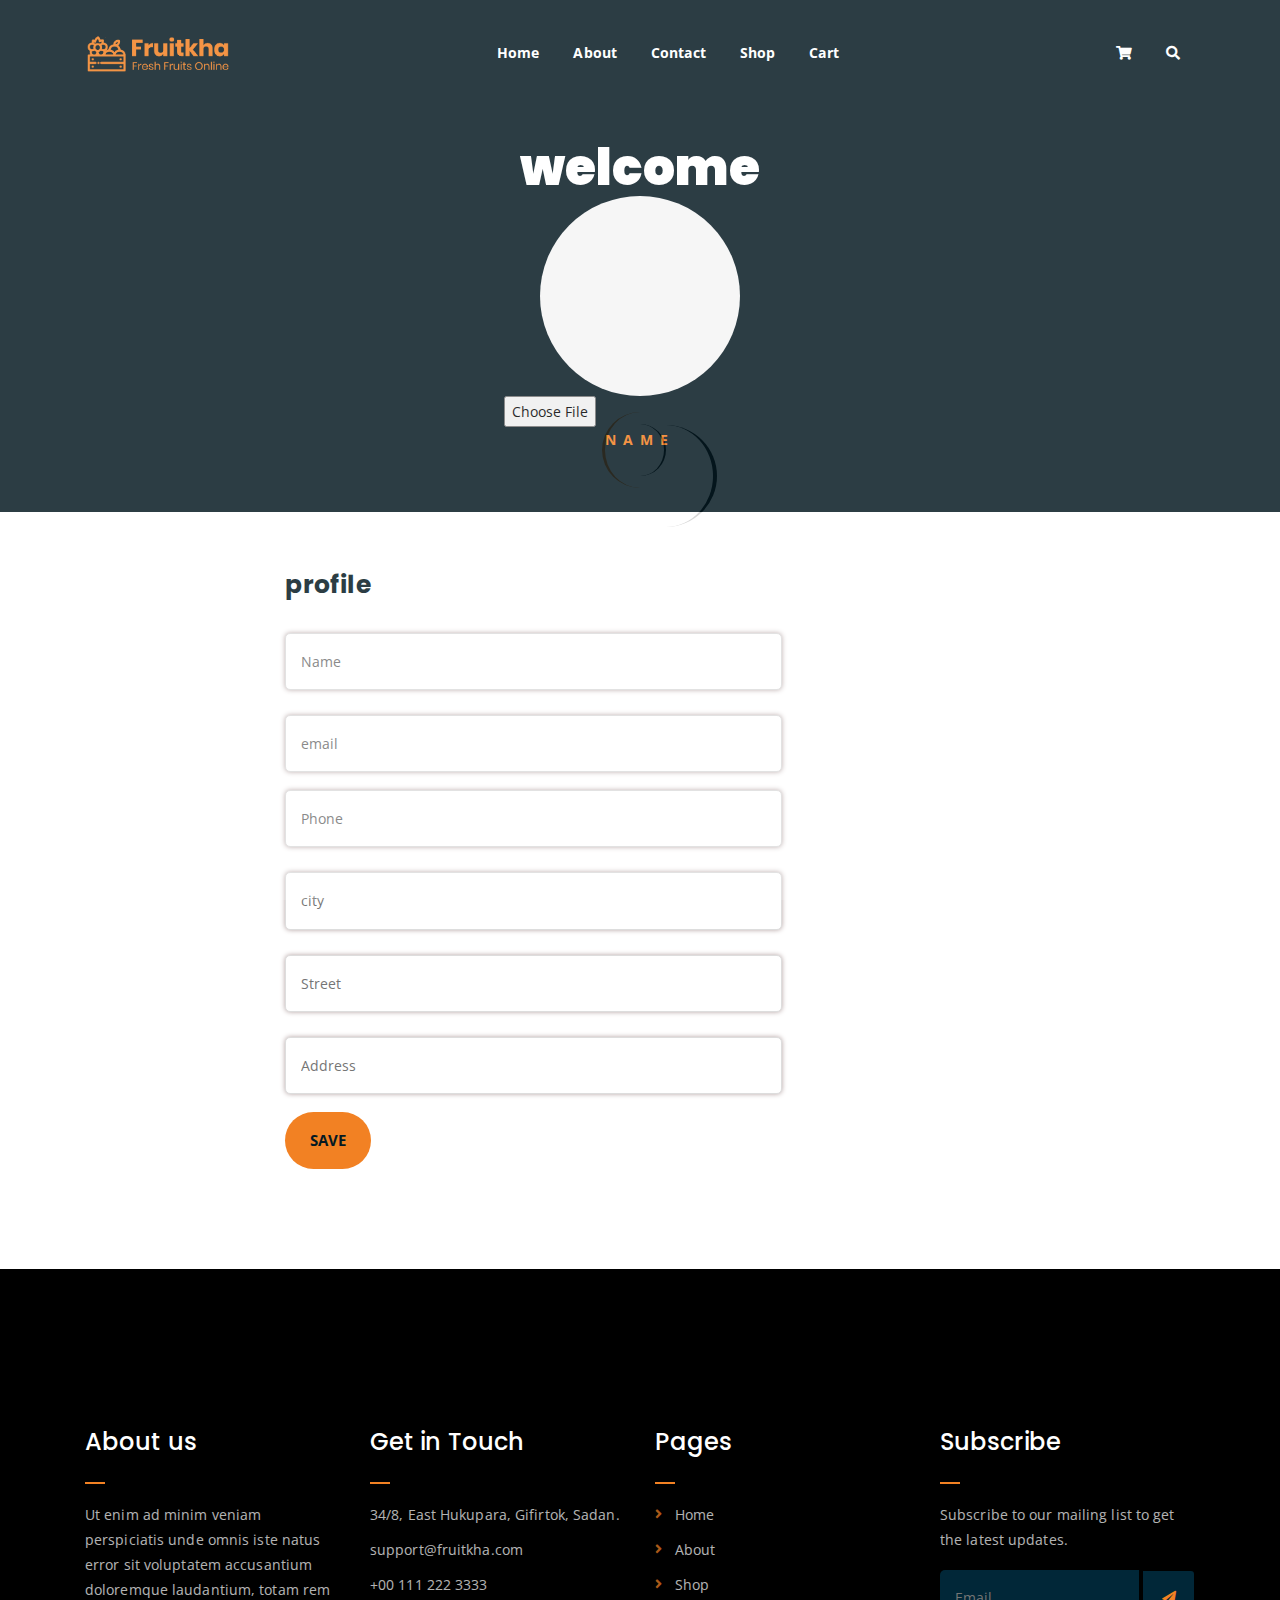
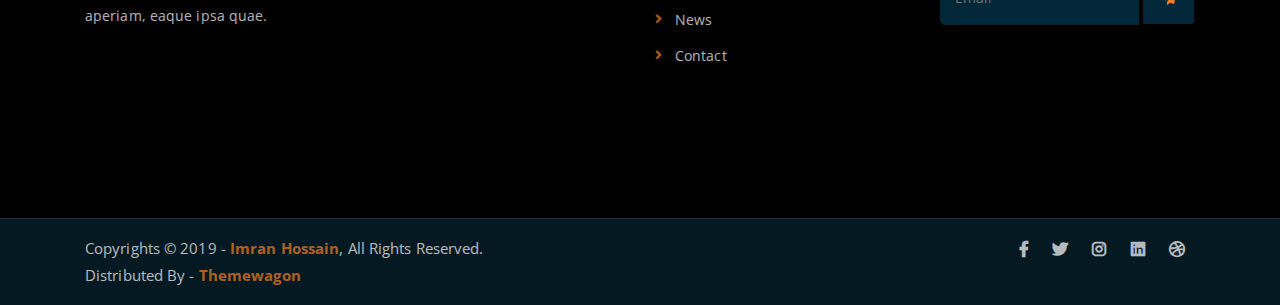
<file: resturant/profile.html>
<!DOCTYPE html>
<html lang="en">
<head>
	<meta charset="UTF-8">
	<meta http-equiv="X-UA-Compatible" content="IE=edge">
	<meta name="viewport" content="width=device-width, initial-scale=1">
	<meta name="description" content="Responsive Bootstrap4 Shop Template, Created by Imran Hossain from https://imransdesign.com/">

	<!-- title -->
	<title>Contact</title>

	<!-- favicon -->
	<link rel="shortcut icon" type="image/png" href="assets/img/favicon.png">
	<!-- google font -->
	<link href="https://fonts.googleapis.com/css?family=Open+Sans:300,400,700" rel="stylesheet">
	<link href="https://fonts.googleapis.com/css?family=Poppins:400,700&display=swap" rel="stylesheet">
	<!-- fontawesome -->
	<link rel="stylesheet" href="assets/css/all.min.css">
	<!-- bootstrap -->
	<link rel="stylesheet" href="assets/bootstrap/css/bootstrap.min.css">
	<!-- owl carousel -->
	<link rel="stylesheet" href="assets/css/owl.carousel.css">
	<!-- magnific popup -->
	<link rel="stylesheet" href="assets/css/magnific-popup.css">
	<!-- animate css -->
	<link rel="stylesheet" href="assets/css/animate.css">
	<!-- mean menu css -->
	<link rel="stylesheet" href="assets/css/meanmenu.min.css">
	<!-- main style -->
	<link rel="stylesheet" href="assets/css/main.css">
	<!-- responsive -->
	<link rel="stylesheet" href="assets/css/responsive.css">

    <!-- proflie-->
	<link rel="stylesheet" href="assets/css/‏‏profile.css">


</head>
<body>
	
	<!--PreLoader-->
    <div class="loader">
        <div class="loader-inner">
            <div class="circle"></div>
        </div>
    </div>
    <!--PreLoader Ends-->
	
	<!-- header -->
	<div class="top-header-area" id="sticker">
		<div class="container">
			<div class="row">
				<div class="col-lg-12 col-sm-12 text-center">
					<div class="main-menu-wrap">
						<!-- logo -->
						<div class="site-logo">
							<a href="index.html">
								<img src="assets/img/logo.png" alt="">
							</a>
						</div>
						<!-- logo -->

						<!-- menu start -->
						<nav class="main-menu">
							<ul>
								<li><a href="index_2.html">Home</a>
	
								</li>
								<li><a href="about.html">About</a></li>
								<!-- <li><a href="#">Pages</a>
									<ul class="sub-menu">
										<li><a href="404.html">404 page</a></li>
										<li><a href="about.html">About</a></li>
										<li><a href="cart.html">Cart</a></li>
										<li><a href="checkout.html">Check Out</a></li>
										<li><a href="contact.html">Contact</a></li>
										<li><a href="news.html">News</a></li>
										<li><a href="shop.html">Shop</a></li>
									</ul>
								</li> -->

								<!-- <li><a href="news.html">News</a>
									<ul class="sub-menu">
										<li><a href="news.html">News</a></li>
										<li><a href="single-news.html">Single News</a></li>
									</ul>
								</li> -->

								<li><a href="contact.html">Contact</a></li>
								<li><a href="shop.html">Shop</a>
									<ul class="sub-menu">
										<li><a href="shop.html">Shop</a></li>
										<li><a href="checkout.html">Check Out</a></li>
									<li><a href="single-product.html">Single Product</a></li>
										<li><a href="cart.html">Cart</a></li>
									</ul>
								</li>
								<li><a href="cart.html">Cart</a></li>

								<li>
									<div class="header-icons">
										<a class="shopping-cart" href="cart.html"><i class="fas fa-shopping-cart"></i></a>
										<a class="mobile-hide search-bar-icon" href="#"><i class="fas fa-search"></i></a>
									</div>
								</li>
							</ul>
						</nav>
						<a class="mobile-show search-bar-icon" href="#"><i class="fas fa-search"></i></a>
						<div class="mobile-menu"></div>
						<!-- menu end -->
					</div>
				</div>
			</div>
		</div>
	</div>
	<!-- end header -->

	<!-- search area -->
	<div class="search-area">
		<div class="container">
			<div class="row">
				<div class="col-lg-12">
					<span class="close-btn"><i class="fas fa-window-close"></i></span>
					<div class="search-bar">
						<div class="search-bar-tablecell">
							<h3>Search For:</h3>
							<input type="text" placeholder="Keywords">
							<button type="submit">Search <i class="fas fa-search"></i></button>
						</div>
					</div>
				</div>
			</div>
		</div>
	</div>
	<!-- end search arewa -->
	
	<!-- breadcrumb-section -->
	<div class="breadcrumb-section breadcrumb-bg">
		<div class="container">
			<div class="row">
				<div class="col-lg-8 offset-lg-2 text-center">
					<div class="breadcrumb-text">
						<!-- ms name  -->
						<h1>welcome</h1>
							<i class="fa-solid fa-pen-to-square"></i>
						
						<img class="img-profile" src="./assets/img/breadcrumb-bg.jpg" alt="" >
						<form action="" method="post" >
							<i class="fa-regular fa-pen-to-square"></i>
						  <input type="file" name="file" id="file">
					       </form>
						<p>name</p>
					</div>
				</div>
			</div>
		</div>
	</div>
	<!-- end breadcrumb section -->

	<!-- contact form -->
	<div class="contact-from-section">
		<div class="container">
			<div class="row-profile">
				<div class="col-lg-8 mb-5 mb-lg-0">
					<div class="form-title">
						<h2>profile</h2>
						<p></p>
					</div>
				 	<div id="form_status"></div>
					<div class="contact-form">

						<form type="POST" id="fruitkha-contact" onSubmit="return valid_datas( this );">
							<p>
								 <input type="text" placeholder="Name" name="name" id="name"><br><br>
							
								<input type="email" placeholder="email" name="email" id="email">
							</p>
							<p>
								<input type="tel" placeholder="Phone" name="phone" id="phone"><br><br>
								<input type="text" placeholder="city" name="city" id="city"><br><br>
								<input type="text" placeholder="Street" name="street" id="street"><br><br>	
								<input type="text" placeholder="Address" name="address" id="address">
								
							</p>
							<input type="hidden" name="token" value="FsWga4&@f6aw" />
						</form>
					</div>
					<p><input type="submit" value="Save" id="save"></p>

				</div>

				<!-- ms -->
				<!-- <div class="col-lg-4">
					<div class="contact-form-wrap">
						<div class="contact-form-box">
							<h4><i class="fas fa-map"></i> Shop Address</h4>
							<p>34/8, East Hukupara <br> Gifirtok, Sadan. <br> Country Name</p>
						</div>
						<div class="contact-form-box">
							<h4><i class="far fa-clock"></i> Shop Hours</h4>
							<p>MON - FRIDAY: 8 to 9 PM <br> SAT - SUN: 10 to 8 PM </p>
						</div>
						<div class="contact-form-box">
							<h4><i class="fas fa-address-book"></i> Contact</h4>
							<p>Phone: +00 111 222 3333 <br> Email: support@fruitkha.com</p>
						</div>
					</div>
				</div> -->

			</div>
		</div>
	</div>
	<!-- end contact form -->


	<!-- footer -->
	<div class="footer-area">
		<div class="container">
			<div class="row">
				<div class="col-lg-3 col-md-6">
					<div class="footer-box about-widget">
						<h2 class="widget-title">About us</h2>
						<p>Ut enim ad minim veniam perspiciatis unde omnis iste natus error sit voluptatem accusantium doloremque laudantium, totam rem aperiam, eaque ipsa quae.</p>
					</div>
				</div>
				<div class="col-lg-3 col-md-6">
					<div class="footer-box get-in-touch">
						<h2 class="widget-title">Get in Touch</h2>
						<ul>
							<li>34/8, East Hukupara, Gifirtok, Sadan.</li>
							<li>support@fruitkha.com</li>
							<li>+00 111 222 3333</li>
						</ul>
					</div>
				</div>
				<div class="col-lg-3 col-md-6">
					<div class="footer-box pages">
						<h2 class="widget-title">Pages</h2>
						<ul>
							<li><a href="index.html">Home</a></li>
							<li><a href="about.html">About</a></li>
							<li><a href="services.html">Shop</a></li>
							<li><a href="news.html">News</a></li>
							<li><a href="contact.html">Contact</a></li>
						</ul>
					</div>
				</div>
				<div class="col-lg-3 col-md-6">
					<div class="footer-box subscribe">
						<h2 class="widget-title">Subscribe</h2>
						<p>Subscribe to our mailing list to get the latest updates.</p>
						<form action="index.html">
							<input type="email" placeholder="Email">
							<button type="submit"><i class="fas fa-paper-plane"></i></button>
						</form>
					</div>
				</div>
			</div>
		</div>
	</div>
	<!-- end footer -->
	
	<!-- copyright -->
	<div class="copyright">
		<div class="container">
			<div class="row">
				<div class="col-lg-6 col-md-12">
					<p>Copyrights &copy; 2019 - <a href="https://imransdesign.com/">Imran Hossain</a>,  All Rights Reserved.<br>
						Distributed By - <a href="https://themewagon.com/">Themewagon</a>
					</p>
				</div>
				<div class="col-lg-6 text-right col-md-12">
					<div class="social-icons">
						<ul>
							<li><a href="#" target="_blank"><i class="fab fa-facebook-f"></i></a></li>
							<li><a href="#" target="_blank"><i class="fab fa-twitter"></i></a></li>
							<li><a href="#" target="_blank"><i class="fab fa-instagram"></i></a></li>
							<li><a href="#" target="_blank"><i class="fab fa-linkedin"></i></a></li>
							<li><a href="#" target="_blank"><i class="fab fa-dribbble"></i></a></li>
						</ul>
					</div>
				</div>
			</div>
		</div>
	</div>
	<!-- end copyright -->
	
	<!-- jquery -->
	<script src="assets/js/jquery-1.11.3.min.js"></script>
	<!-- bootstrap -->
	<script src="assets/bootstrap/js/bootstrap.min.js"></script>
	<!-- count down -->
	<script src="assets/js/jquery.countdown.js"></script>
	<!-- isotope -->
	<script src="assets/js/jquery.isotope-3.0.6.min.js"></script>
	<!-- waypoints -->
	<script src="assets/js/waypoints.js"></script>
	<!-- owl carousel -->
	<script src="assets/js/owl.carousel.min.js"></script>
	<!-- magnific popup -->
	<script src="assets/js/jquery.magnific-popup.min.js"></script>
	<!-- mean menu -->
	<script src="assets/js/jquery.meanmenu.min.js"></script>
	<!-- sticker js -->
	<script src="assets/js/sticker.js"></script>
	<!-- form validation js -->
	<script src="assets/js/form-validate.js"></script>
	<!-- main js -->
	<script src="assets/js/main.js"></script>
	
</body>
</html>
</file>
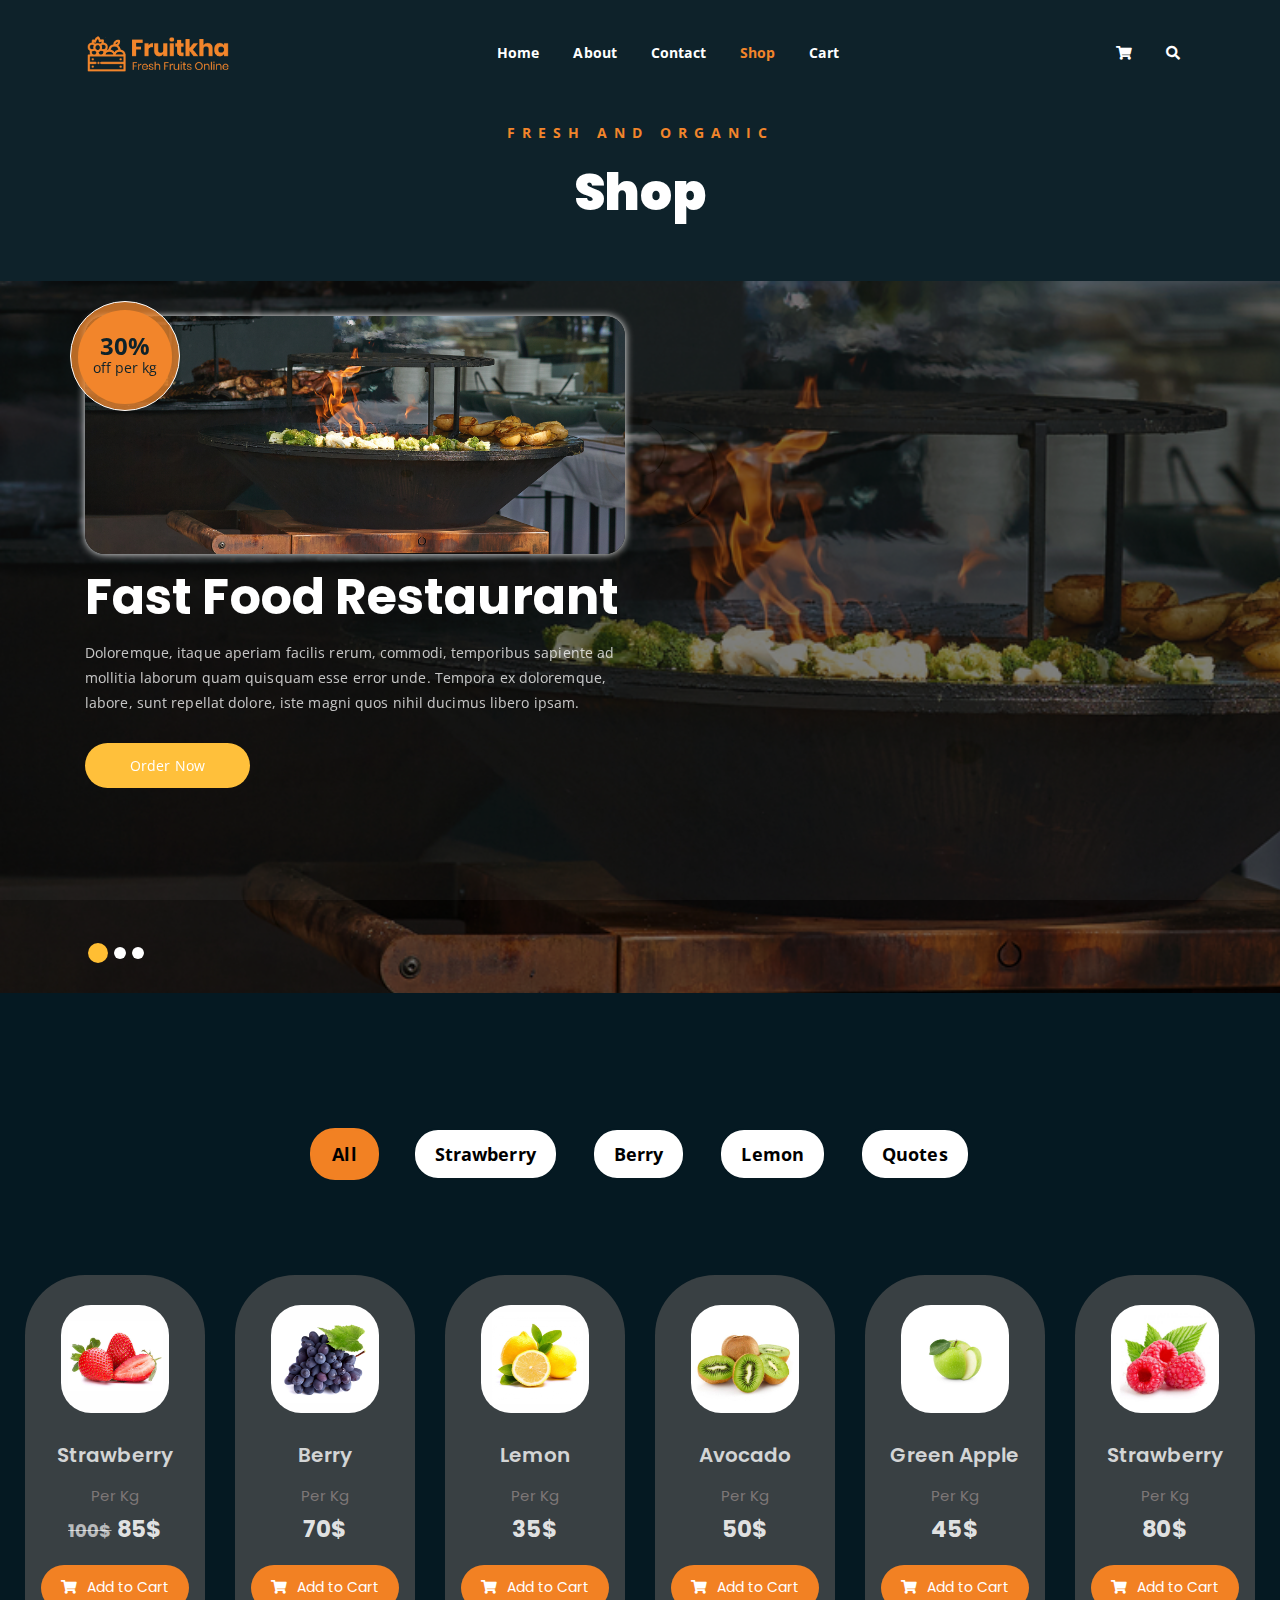
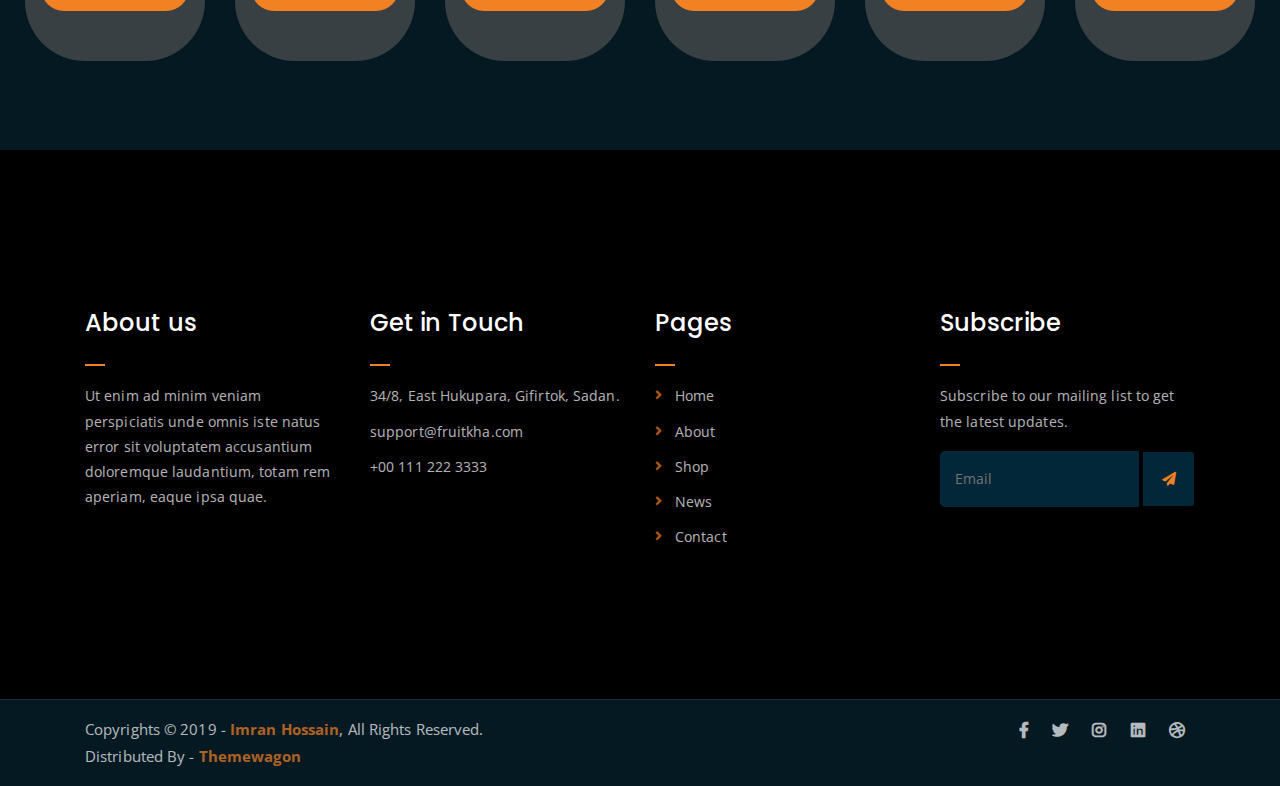
<file: resturant/shop.html>
<!DOCTYPE html>
<html lang="en">
<head>
	<meta charset="UTF-8">
	<meta http-equiv="X-UA-Compatible" content="IE=edge">
	<meta name="viewport" content="width=device-width, initial-scale=1">
	<meta name="description" content="Responsive Bootstrap4 Shop Template, Created by Imran Hossain from https://imransdesign.com/">

	<!-- title -->
	<title>Shop</title>

	<!-- favicon -->
	<link rel="shortcut icon" type="image/png" href="assets/img/favicon.png">
	<!-- google font -->
	<link href="https://fonts.googleapis.com/css?family=Open+Sans:300,400,700" rel="stylesheet">
	<link href="https://fonts.googleapis.com/css?family=Poppins:400,700&display=swap" rel="stylesheet">
	<!-- fontawesome -->
	<link rel="stylesheet" href="assets/css/all.min.css">
	<!-- bootstrap -->
	<link rel="stylesheet" href="assets/bootstrap/css/bootstrap.min.css">
	<!-- owl carousel -->
	<link rel="stylesheet" href="assets/css/owl.carousel.css">
	<!-- magnific popup -->
	<link rel="stylesheet" href="assets/css/magnific-popup.css">
	<!-- animate css -->
	<link rel="stylesheet" href="assets/css/animate.css">
	<!-- mean menu css -->
	<link rel="stylesheet" href="assets/css/meanmenu.min.css">
	<!-- main style -->
	<link rel="stylesheet" href="assets/css/main.css">
	<!-- responsive -->
	<link rel="stylesheet" href="assets/css/responsive.css">

	<!-- create ms -->
	<!-- <like rel="stylesheet" href="assets/css/mo-menu.css"> -->

</head>
<body>
	
	<!--PreLoader-->
    <div class="loader">
        <div class="loader-inner">
            <div class="circle"></div>
        </div>
    </div>
    <!--PreLoader Ends-->
	
	<!-- header -->
	<div class="top-header-area" id="sticker">
		<div class="container">
			<div class="row">
				<div class="col-lg-12 col-sm-12 text-center">
					<div class="main-menu-wrap">
						<!-- logo -->
						<div class="site-logo">
							<a href="index.html">
								<img src="assets/img/logo.png" alt="">
							</a>
						</div>
						<!-- logo -->

						<!-- menu start -->
						<nav class="main-menu">
							<ul>
								<li><a href="index_2.html"> Home</a>
	
								</li>
								<li><a href="about.html">About</a></li>
								<!-- <li><a href="#">Pages</a>
									<ul class="sub-menu">
										<li><a href="404.html">404 page</a></li>
										<li><a href="about.html">About</a></li>
										<li><a href="cart.html">Cart</a></li>
										<li><a href="checkout.html">Check Out</a></li>
										<li><a href="contact.html">Contact</a></li>
										<li><a href="news.html">News</a></li>
										<li><a href="shop.html">Shop</a></li>
									</ul>
								</li> -->

								<!-- <li><a href="news.html">News</a>
									<ul class="sub-menu">
										<li><a href="news.html">News</a></li>
										<li><a href="single-news.html">Single News</a></li>
									</ul>
								</li> -->

								<li><a href="contact.html">Contact</a></li>
								<li class="current-list-item"><a href="shop.html">Shop</a>
									<ul class="sub-menu">
										<li><a href="shop.html">Shop</a></li>
										<li><a href="checkout.html">Check Out</a></li>
									<li><a href="single-product.html">Single Product</a></li>
										<li><a href="cart.html">Cart</a></li>
									</ul>
								</li>
								<li><a href="cart.html">Cart</a></li>

								<li>
									<div class="header-icons">
										<a class="shopping-cart" href="cart.html"><i class="fas fa-shopping-cart"></i></a>
										<a class="mobile-hide search-bar-icon" href="#"><i class="fas fa-search"></i></a>
									</div>
								</li>
							</ul>
						</nav>
						<a class="mobile-show search-bar-icon" href="#"><i class="fas fa-search"></i></a>
						<div class="mobile-menu"></div>
						<!-- menu end -->
					</div>
				</div>
			</div>
		</div>
	</div>
	<!-- end header -->

	<!-- search area -->
	<div class="search-area">
		<div class="container">
			<div class="row">
				<div class="col-lg-12">
					<span class="close-btn"><i class="fas fa-window-close"></i></span>
					<div class="search-bar">
						<div class="search-bar-tablecell">
							<h3>Search For:</h3>
							<input type="text" placeholder="Keywords">
							<button type="submit">Search <i class="fas fa-search"></i></button>
						</div>
					</div>
				</div>
			</div>
		</div>
	</div>
	<!-- end search arewa -->
	
	<!-- breadcrumb-section -->
	<div class="breadcrumb-section breadcrumb-bg">
		<div class="container">
			<div class="row">
				<div class="col-lg-8 offset-lg-2 text-center">
					<div class="breadcrumb-text">
						<p>Fresh and Organic</p>
						<h1>Shop</h1>
					</div>
				</div>
			</div>
		</div>
	</div>
	<!-- end breadcrumb section -->
	
	<!-- slider section -->
	<div class="ms-back-ground-slider">
    <section class="slider_section ">
		<div id="customCarousel1" class="carousel slide" data-ride="carousel">
		  <div class="carousel-inner">
			<div class="carousel-item active">
			  <div class="container ">
				<div class="row">
				  <div class="col-md-7 col-lg-6 ">
					<div class="detail-box">
						<!-- ms -->
						<img src="assets/img/fa6cfcc9ec.jpg" alt="">
					  <h1>
						Fast Food Restaurant
					  </h1>
                       <!-- ms -->
					  <div class="price-box">
						<div class="inner-price">
							<span class="price">
								<strong>30%</strong> <br> off per kg
							</span>
						</div>
					</div>

					  <p>
						Doloremque, itaque aperiam facilis rerum, commodi, temporibus sapiente ad mollitia laborum quam quisquam esse error unde. Tempora ex doloremque, labore, sunt repellat dolore, iste magni quos nihil ducimus libero ipsam.
					  </p>
					  <div class="btn-box">
						<a href="" class="btn1">
						  Order Now
						</a>
					  </div>
					</div>
				  </div>
				</div>
			  </div>
			</div>
			<div class="carousel-item ">
			  <div class="container ">
				<div class="row">
				  <div class="col-md-7 col-lg-6 ">
					<div class="detail-box">
						<!-- ms -->
						<img src="assets/img/fa6cfcc9ec.jpg" alt="">
					  <h1>
						Fast Food Restaurant
					  </h1>
                         <!-- ms -->
					  <div class="price-box">
						<div class="inner-price">
							<span class="price">
								<strong>30%</strong> <br> off per kg
							</span>
						</div>
					</div>

					  <p>
						Doloremque, itaque aperiam facilis rerum, commodi, temporibus sapiente ad mollitia laborum quam quisquam esse error unde. Tempora ex doloremque, labore, sunt repellat dolore, iste magni quos nihil ducimus libero ipsam.
					  </p>
					  <div class="btn-box">
						<a href="" class="btn1">
						  Order Now
						</a>
					  </div>
					</div>
				  </div>
				</div>
			  </div>
			</div>
			<div class="carousel-item">
			  <div class="container ">
				<div class="row">
				  <div class="col-md-7 col-lg-6 ">
					<div class="detail-box">
						<!-- ms -->
						<img src="assets/img/fa6cfcc9ec.jpg" alt="">
					  <h1>
						Fast Food Restaurant
					  </h1>
					  <!-- ms -->
					  <div class="price-box">
						<div class="inner-price">
							<span class="price">
								<strong>30%</strong> <br> off per kg
							</span>
						</div>
					</div>

					  <p>
						Doloremque, itaque aperiam facilis rerum, commodi, temporibus sapiente ad mollitia laborum quam quisquam esse error unde. Tempora ex doloremque, labore, sunt repellat dolore, iste magni quos nihil ducimus libero ipsam.
					  </p>
					  <div class="btn-box">
						<a href="" class="btn1">
						  Order Now
						</a>
					  </div>
					</div>
				  </div>
				</div>
			  </div>
			</div>
		  </div>
		  <div class="container">
			<ol class="carousel-indicators">
			  <li data-target="#customCarousel1" data-slide-to="0" class="active"></li>
			  <li data-target="#customCarousel1" data-slide-to="1"></li>
			  <li data-target="#customCarousel1" data-slide-to="2"></li>
			</ol>
		  </div>
		</div>
	</div>
  
	  </section>
	  <!-- end slider section -->

	<!-- products -->
	<div class="ms-back-ground">
	<div class="product-section mt-150 mb-150">

	

		<div class="container">

			<div class="row">
                <div class="col-md-12">
                    <div class="product-filters">
                        <ul>
                            <li class="active" data-filter="*">All</li>
                            <li data-filter=".strawberry">Strawberry</li>
                            <li data-filter=".berry">Berry</li>
                            <li data-filter=".lemon">Lemon</li>
                            <li data-filter=".quotes">Quotes</li>
                        </ul>
                    </div>
                </div>
            </div>
		</div>
                <!-- /////////////////////////////class="ms"=background-color:black/////////////////////////////////// -->
			<div class="row product-lists" style="margin-left: 10px; margin-right: 10px;">
				<div class="col-lg-2 col-md-4 text-center quotes">
					<div class="ms">
					<div class="single-product-item">
						<div class="product-image">
							<label for="check_id"><img src="assets/img/products/product-img-1.jpg" alt=""></label>
						</div>
						<h3>Strawberry</h3>
						<p class="product-price"><span>Per Kg</span><del>100$</del> 85$ </p>
						<a href="cart.html" class="cart-btn"><i class="fas fa-shopping-cart"></i> Add to Cart</a>
					</div>
				</div>
			</div>
				<div class="col-lg-2 col-md-4 text-center berry">
					<div class="ms">
					<div class="single-product-item">
						<div class="product-image">
							<label for="check_id"><img src="assets/img/products/product-img-2.jpg" alt=""></label>
						</div>
						<h3>Berry</h3>
						<p class="product-price"><span>Per Kg</span> 70$ </p>
						<a href="cart.html" class="cart-btn"><i class="fas fa-shopping-cart"></i> Add to Cart</a>
					</div>
				   </div>
				</div>
				<div class="col-lg-2 col-md-4 text-center lemon">
					<div class="ms">
					<div class="single-product-item">
						<div class="product-image">
							<label for="check_id"><img src="assets/img/products/product-img-3.jpg" alt=""></label>
						</div>
						<h3>Lemon</h3>
						<p class="product-price"><span>Per Kg</span> 35$ </p>
						<a href="cart.html" class="cart-btn"><i class="fas fa-shopping-cart"></i> Add to Cart</a>
					</div>
				</div>
			  </div>
			    <!-- //////////////////////////////////////////////check/////////////////////////////////////////////////////////// -->

				 <div class="check">

					<input type="checkbox" id="check_id">
					<div class="check-area">
						<label for="check_id">
						
							<i class="fas fa-window-close"></i>

						</label>
					      <div class="ms-single-product">
							<div class="single-product mt-150 mb-150">
								<div class="container">
									<div class="row">
										<div class="col-md-5">
											<div class="single-product-img">
												<img src="assets/img/products/product-img-5.jpg" alt="">
											</div>
										</div>
										<div class="col-md-7">
											<div class="single-product-content">
												<h3>Green apples have polyphenols</h3>
												<p class="single-product-pricing"><span>Per Kg</span> $50</p>
												<p>Lorem ipsum dolor sit amet, consectetur adipisicing elit. Dicta sint dignissimos, rem commodi cum voluptatem quae reprehenderit repudiandae ea tempora incidunt ipsa, quisquam animi perferendis eos eum modi! Tempora, earum.</p>
												<div class="single-product-form">
													<form action="index.html">
														<input type="number" placeholder="0">
													</form>
													<a href="cart.html" class="cart-btn"><i class="fas fa-shopping-cart"></i> Add to Cart</a>
													<p><strong>Categories: </strong>Fruits, Organic</p>
												</div>
												<h4>Share:</h4>
												<ul class="product-share">
													<li><a href=""><i class="fab fa-facebook-f"></i></a></li>
													<li><a href=""><i class="fab fa-twitter"></i></a></li>
													<li><a href=""><i class="fab fa-google-plus-g"></i></a></li>
													<li><a href=""><i class="fab fa-linkedin"></i></a></li>
												</ul>
											</div>
										</div>
									</div>
								</div>
							</div>
						</div>
					</div>
				</div>
				<!-- ////////////////////////////////////////////////////////end check//////////////////////////////////////////////bigen -->
				
				<div class="col-lg-2 col-md-4 text-center">
					<div class="ms">
					<div class="single-product-item">
						<div class="product-image">
							<label for="check_id"><img src="assets/img/products/product-img-4.jpg" alt=""></label>
						</div>
						<h3>Avocado</h3>
						<p class="product-price"><span>Per Kg</span> 50$ </p>
						<a href="cart.html" class="cart-btn"><i class="fas fa-shopping-cart"></i> Add to Cart</a>
					</div>
				</div>
				</div>
				<div class="col-lg-2 col-md-4 text-center">
					<div class="ms">
					<div class="single-product-item">
						<div class="product-image">
							<label for="check_id"><img src="assets/img/products/product-img-5.jpg" alt=""></label>
						</div>
						<h3>Green Apple</h3>
						<p class="product-price"><span>Per Kg</span> 45$ </p>
						<a href="cart.html" class="cart-btn"><i class="fas fa-shopping-cart"></i> Add to Cart</a>
					</div>
					</div>
				</div>
				<div class="col-lg-2 col-md-4 text-center strawberry">
					<div class="ms">
					<div class="single-product-item">
						<div class="product-image">
							<label for="check_id"><img src="assets/img/products/product-img-6.jpg" alt=""></label>
						</div>
						<h3>Strawberry</h3>
						<p class="product-price"><span>Per Kg</span> 80$ </p>
						<a href="cart.html" class="cart-btn"><i class="fas fa-shopping-cart"></i> Add to Cart</a>
					</div>
				</div>
			</div>
		</div>

			<!-- <div class="row">
				<div class="col-lg-12 text-center">
					<div class="pagination-wrap">
						<ul>
							<li><a href="#">Prev</a></li>
							<li><a href="#">1</a></li>
							<li><a class="active" href="#">2</a></li>
							<li><a href="#">3</a></li>
							<li><a href="#">Next</a></li>
						</ul>
					</div>
				</div>
			</div> -->
		  </div>
		</div>
	  </div>
	</div>
</div>
	<!-- end products -->

	<!-- logo carousel -->
	<div class="logo-carousel-section">
		<div class="container">
			<div class="row">
				<div class="col-lg-12">
					<div class="logo-carousel-inner">
						<div class="single-logo-item">
							<img src="assets/img/company-logos/1.png" alt="">
						</div>
						<div class="single-logo-item">
							<img src="assets/img/company-logos/2.png" alt="">
						</div>
						<div class="single-logo-item">
							<img src="assets/img/company-logos/3.png" alt="">
						</div>
						<div class="single-logo-item">
							<img src="assets/img/company-logos/4.png" alt="">
						</div>
						<div class="single-logo-item">
							<img src="assets/img/company-logos/5.png" alt="">
						</div>
					</div>
				</div>
			</div>
		</div>
	</div>
	<!-- end logo carousel -->

	<!-- footer -->
	<div class="footer-area">
		<div class="container">
			<div class="row">
				<div class="col-lg-3 col-md-6">
					<div class="footer-box about-widget">
						<h2 class="widget-title">About us</h2>
						<p>Ut enim ad minim veniam perspiciatis unde omnis iste natus error sit voluptatem accusantium doloremque laudantium, totam rem aperiam, eaque ipsa quae.</p>
					</div>
				</div>
				<div class="col-lg-3 col-md-6">
					<div class="footer-box get-in-touch">
						<h2 class="widget-title">Get in Touch</h2>
						<ul>
							<li>34/8, East Hukupara, Gifirtok, Sadan.</li>
							<li>support@fruitkha.com</li>
							<li>+00 111 222 3333</li>
						</ul>
					</div>
				</div>
				<div class="col-lg-3 col-md-6">
					<div class="footer-box pages">
						<h2 class="widget-title">Pages</h2>
						<ul>
							<li><a href="index.html">Home</a></li>
							<li><a href="about.html">About</a></li>
							<li><a href="services.html">Shop</a></li>
							<li><a href="news.html">News</a></li>
							<li><a href="contact.html">Contact</a></li>
						</ul>
					</div>
				</div>
				<div class="col-lg-3 col-md-6">
					<div class="footer-box subscribe">
						<h2 class="widget-title">Subscribe</h2>
						<p>Subscribe to our mailing list to get the latest updates.</p>
						<form action="index.html">
							<input type="email" placeholder="Email">
							<button type="submit"><i class="fas fa-paper-plane"></i></button>
						</form>
					</div>
				</div>
			</div>
		</div>
	</div>
	<!-- end footer -->
	
	<!-- copyright -->
	<div class="copyright">
		<div class="container">
			<div class="row">
				<div class="col-lg-6 col-md-12">
					<p>Copyrights &copy; 2019 - <a href="https://imransdesign.com/">Imran Hossain</a>,  All Rights Reserved.<br>
						Distributed By - <a href="https://themewagon.com/">Themewagon</a>
					</p>
				</div>
				<div class="col-lg-6 text-right col-md-12">
					<div class="social-icons">
						<ul>
							<li><a href="#" target="_blank"><i class="fab fa-facebook-f"></i></a></li>
							<li><a href="#" target="_blank"><i class="fab fa-twitter"></i></a></li>
							<li><a href="#" target="_blank"><i class="fab fa-instagram"></i></a></li>
							<li><a href="#" target="_blank"><i class="fab fa-linkedin"></i></a></li>
							<li><a href="#" target="_blank"><i class="fab fa-dribbble"></i></a></li>
						</ul>
					</div>
				</div>
			</div>
		</div>
	</div>
	<!-- end copyright -->
	
	<!-- jquery -->
	<script src="assets/js/jquery-1.11.3.min.js"></script>
	<!-- bootstrap -->
	<script src="assets/bootstrap/js/bootstrap.min.js"></script>
	<!-- count down -->
	<script src="assets/js/jquery.countdown.js"></script>
	<!-- isotope -->
	<script src="assets/js/jquery.isotope-3.0.6.min.js"></script>
	<!-- waypoints -->
	<script src="assets/js/waypoints.js"></script>
	<!-- owl carousel -->
	<script src="assets/js/owl.carousel.min.js"></script>
	<!-- magnific popup -->
	<script src="assets/js/jquery.magnific-popup.min.js"></script>
	<!-- mean menu -->
	<script src="assets/js/jquery.meanmenu.min.js"></script>
	<!-- sticker js -->
	<script src="assets/js/sticker.js"></script>
	<!-- main js -->
	<script src="assets/js/main.js"></script>
    
<!-- ////////////////////////ms//////////////////////////////// -->
	
</body>
</html>
</file>
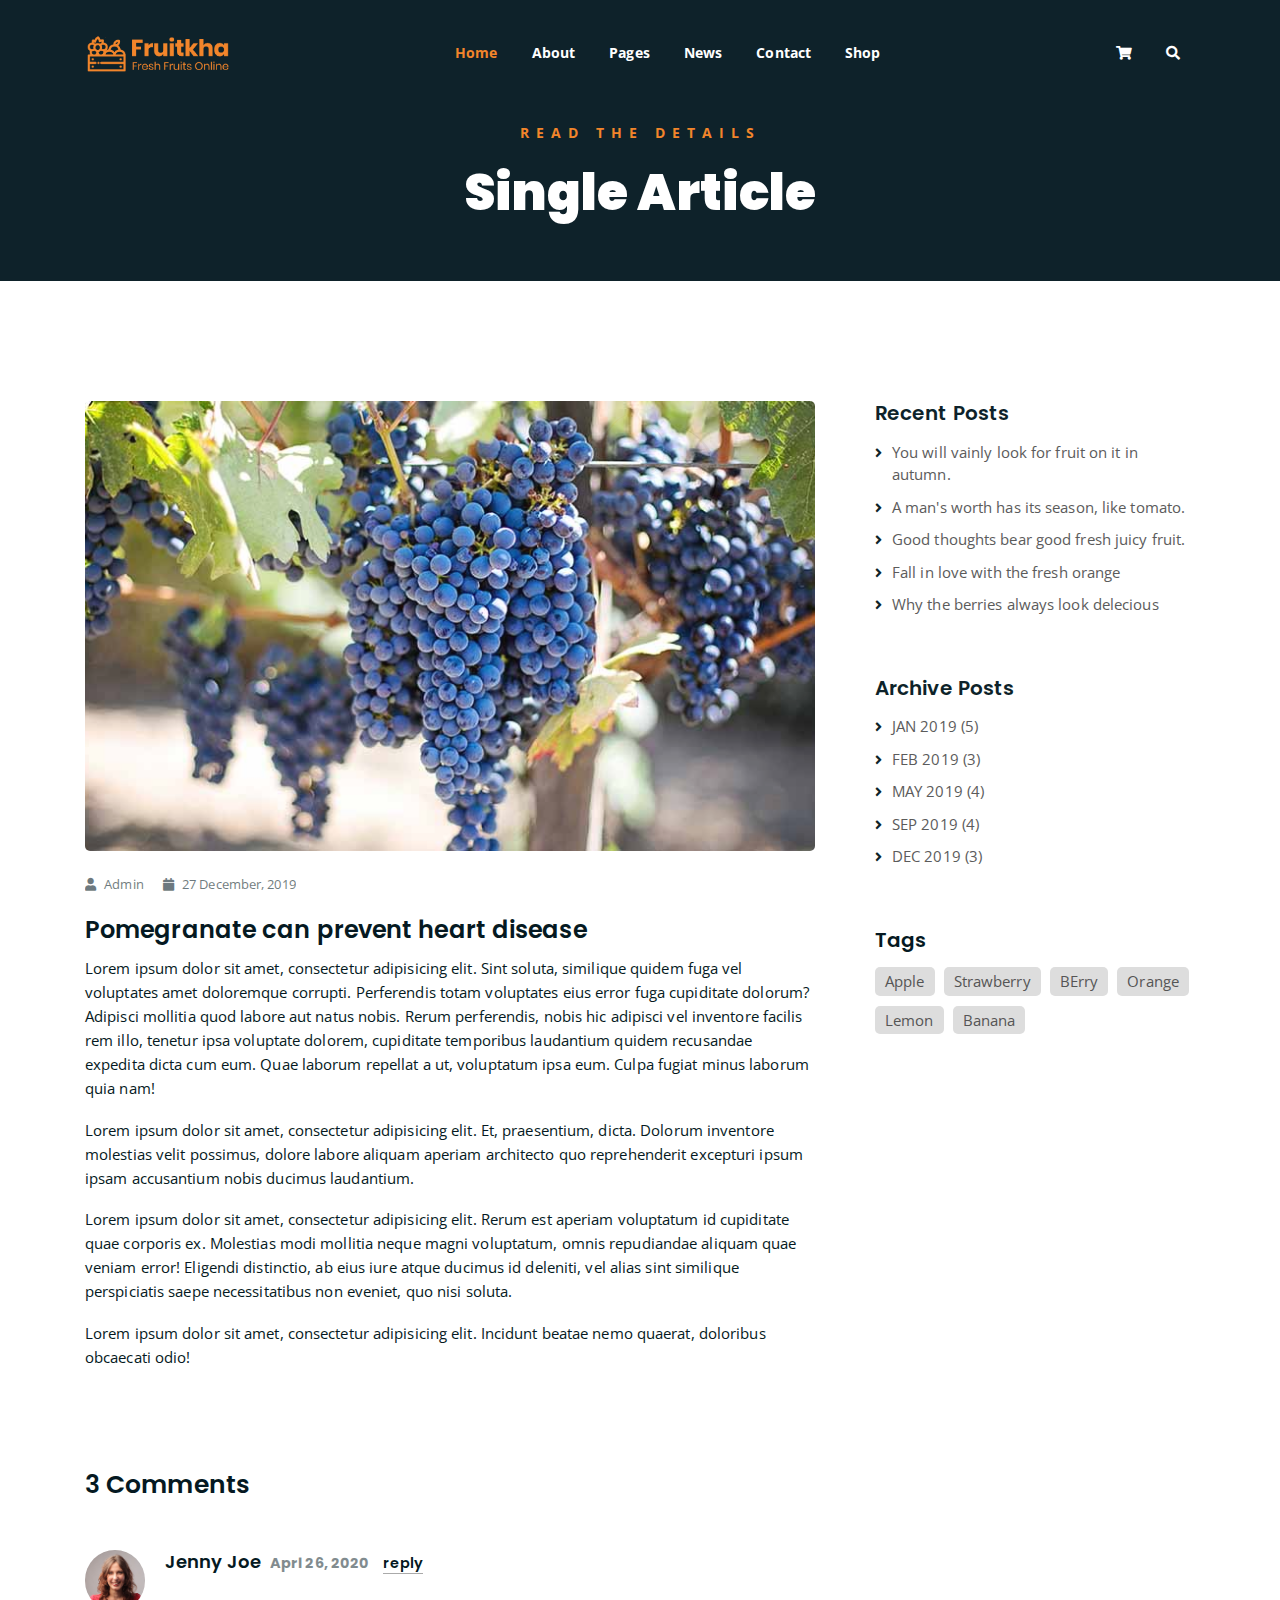
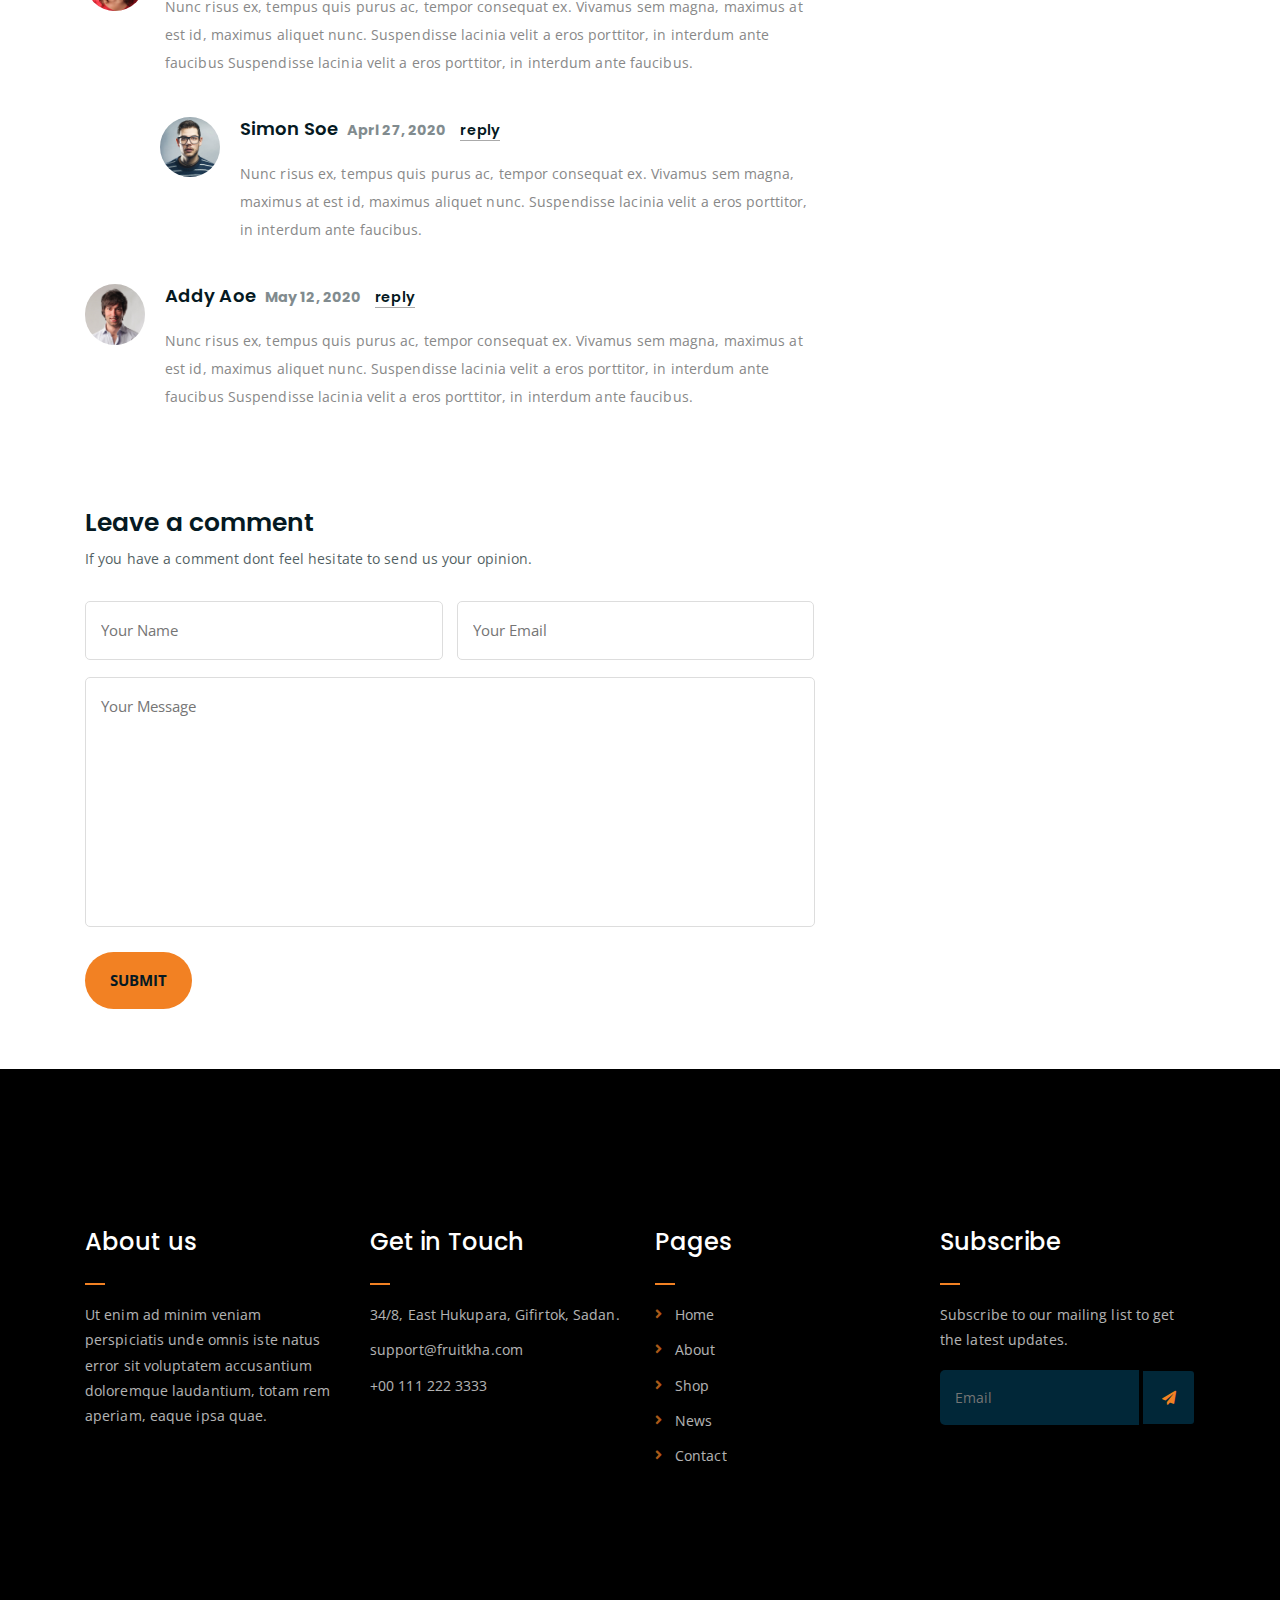
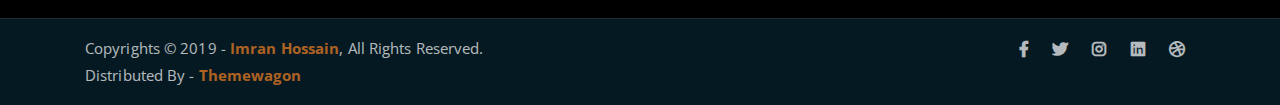
<file: resturant/single-news.html>
<!DOCTYPE html>
<html lang="en">
<head>
	<meta charset="UTF-8">
	<meta http-equiv="X-UA-Compatible" content="IE=edge">
	<meta name="viewport" content="width=device-width, initial-scale=1">
	<meta name="description" content="Responsive Bootstrap4 Shop Template, Created by Imran Hossain from https://imransdesign.com/">

	<!-- title -->
	<title>Single News</title>

	<!-- favicon -->
	<link rel="shortcut icon" type="image/png" href="assets/img/favicon.png">
	<!-- google font -->
	<link href="https://fonts.googleapis.com/css?family=Open+Sans:300,400,700" rel="stylesheet">
	<link href="https://fonts.googleapis.com/css?family=Poppins:400,700&display=swap" rel="stylesheet">
	<!-- fontawesome -->
	<link rel="stylesheet" href="assets/css/all.min.css">
	<!-- bootstrap -->
	<link rel="stylesheet" href="assets/bootstrap/css/bootstrap.min.css">
	<!-- owl carousel -->
	<link rel="stylesheet" href="assets/css/owl.carousel.css">
	<!-- magnific popup -->
	<link rel="stylesheet" href="assets/css/magnific-popup.css">
	<!-- animate css -->
	<link rel="stylesheet" href="assets/css/animate.css">
	<!-- mean menu css -->
	<link rel="stylesheet" href="assets/css/meanmenu.min.css">
	<!-- main style -->
	<link rel="stylesheet" href="assets/css/main.css">
	<!-- responsive -->
	<link rel="stylesheet" href="assets/css/responsive.css">

</head>
<body>
	
	<!--PreLoader-->
    <div class="loader">
        <div class="loader-inner">
            <div class="circle"></div>
        </div>
    </div>
    <!--PreLoader Ends-->
	
	<!-- header -->
	<div class="top-header-area" id="sticker">
		<div class="container">
			<div class="row">
				<div class="col-lg-12 col-sm-12 text-center">
					<div class="main-menu-wrap">
						<!-- logo -->
						<div class="site-logo">
							<a href="index.html">
								<img src="assets/img/logo.png" alt="">
							</a>
						</div>
						<!-- logo -->

						<!-- menu start -->
						<nav class="main-menu">
							<ul>
								<li class="current-list-item"><a href="#">Home</a>
									<ul class="sub-menu">
										<li><a href="index.html">Static Home</a></li>
										<li><a href="index_2.html">Slider Home</a></li>
									</ul>
								</li>
								<li><a href="about.html">About</a></li>
								<li><a href="#">Pages</a>
									<ul class="sub-menu">
										<li><a href="404.html">404 page</a></li>
										<li><a href="about.html">About</a></li>
										<li><a href="cart.html">Cart</a></li>
										<li><a href="checkout.html">Check Out</a></li>
										<li><a href="contact.html">Contact</a></li>
										<li><a href="news.html">News</a></li>
										<li><a href="shop.html">Shop</a></li>
									</ul>
								</li>
								<li><a href="news.html">News</a>
									<ul class="sub-menu">
										<li><a href="news.html">News</a></li>
										<li><a href="single-news.html">Single News</a></li>
									</ul>
								</li>
								<li><a href="contact.html">Contact</a></li>
								<li><a href="shop.html">Shop</a>
									<ul class="sub-menu">
										<li><a href="shop.html">Shop</a></li>
										<li><a href="checkout.html">Check Out</a></li>
										<li><a href="single-product.html">Single Product</a></li>
										<li><a href="cart.html">Cart</a></li>
									</ul>
								</li>
								<li>
									<div class="header-icons">
										<a class="shopping-cart" href="cart.html"><i class="fas fa-shopping-cart"></i></a>
										<a class="mobile-hide search-bar-icon" href="#"><i class="fas fa-search"></i></a>
									</div>
								</li>
							</ul>
						</nav>
						<a class="mobile-show search-bar-icon" href="#"><i class="fas fa-search"></i></a>
						<div class="mobile-menu"></div>
						<!-- menu end -->
					</div>
				</div>
			</div>
		</div>
	</div>
	<!-- end header -->

	<!-- search area -->
	<div class="search-area">
		<div class="container">
			<div class="row">
				<div class="col-lg-12">
					<span class="close-btn"><i class="fas fa-window-close"></i></span>
					<div class="search-bar">
						<div class="search-bar-tablecell">
							<h3>Search For:</h3>
							<input type="text" placeholder="Keywords">
							<button type="submit">Search <i class="fas fa-search"></i></button>
						</div>
					</div>
				</div>
			</div>
		</div>
	</div>
	<!-- end search arewa -->
	
	<!-- breadcrumb-section -->
	<div class="breadcrumb-section breadcrumb-bg">
		<div class="container">
			<div class="row">
				<div class="col-lg-8 offset-lg-2 text-center">
					<div class="breadcrumb-text">
						<p>Read the Details</p>
						<h1>Single Article</h1>
					</div>
				</div>
			</div>
		</div>
	</div>
	<!-- end breadcrumb section -->
	
	<!-- single article section -->
	<div class="mt-150 mb-150">
		<div class="container">
			<div class="row">
				<div class="col-lg-8">
					<div class="single-article-section">
						<div class="single-article-text">
							<div class="single-artcile-bg"></div>
							<p class="blog-meta">
								<span class="author"><i class="fas fa-user"></i> Admin</span>
								<span class="date"><i class="fas fa-calendar"></i> 27 December, 2019</span>
							</p>
							<h2>Pomegranate can prevent heart disease</h2>
							<p>Lorem ipsum dolor sit amet, consectetur adipisicing elit. Sint soluta, similique quidem fuga vel voluptates amet doloremque corrupti. Perferendis totam voluptates eius error fuga cupiditate dolorum? Adipisci mollitia quod labore aut natus nobis. Rerum perferendis, nobis hic adipisci vel inventore facilis rem illo, tenetur ipsa voluptate dolorem, cupiditate temporibus laudantium quidem recusandae expedita dicta cum eum. Quae laborum repellat a ut, voluptatum ipsa eum. Culpa fugiat minus laborum quia nam!</p>
							<p>Lorem ipsum dolor sit amet, consectetur adipisicing elit. Et, praesentium, dicta. Dolorum inventore molestias velit possimus, dolore labore aliquam aperiam architecto quo reprehenderit excepturi ipsum ipsam accusantium nobis ducimus laudantium.</p>
							<p>Lorem ipsum dolor sit amet, consectetur adipisicing elit. Rerum est aperiam voluptatum id cupiditate quae corporis ex. Molestias modi mollitia neque magni voluptatum, omnis repudiandae aliquam quae veniam error! Eligendi distinctio, ab eius iure atque ducimus id deleniti, vel alias sint similique perspiciatis saepe necessitatibus non eveniet, quo nisi soluta.</p>
							<p>Lorem ipsum dolor sit amet, consectetur adipisicing elit. Incidunt beatae nemo quaerat, doloribus obcaecati odio!</p>
						</div>

						<div class="comments-list-wrap">
							<h3 class="comment-count-title">3 Comments</h3>
							<div class="comment-list">
								<div class="single-comment-body">
									<div class="comment-user-avater">
										<img src="assets/img/avaters/avatar1.png" alt="">
									</div>
									<div class="comment-text-body">
										<h4>Jenny Joe <span class="comment-date">Aprl 26, 2020</span> <a href="#">reply</a></h4>
										<p>Nunc risus ex, tempus quis purus ac, tempor consequat ex. Vivamus sem magna, maximus at est id, maximus aliquet nunc. Suspendisse lacinia velit a eros porttitor, in interdum ante faucibus Suspendisse lacinia velit a eros porttitor, in interdum ante faucibus.</p>
									</div>
									<div class="single-comment-body child">
										<div class="comment-user-avater">
											<img src="assets/img/avaters/avatar3.png" alt="">
										</div>
										<div class="comment-text-body">
											<h4>Simon Soe <span class="comment-date">Aprl 27, 2020</span> <a href="#">reply</a></h4>
											<p>Nunc risus ex, tempus quis purus ac, tempor consequat ex. Vivamus sem magna, maximus at est id, maximus aliquet nunc. Suspendisse lacinia velit a eros porttitor, in interdum ante faucibus.</p>
										</div>
									</div>
								</div>
								<div class="single-comment-body">
									<div class="comment-user-avater">
										<img src="assets/img/avaters/avatar2.png" alt="">
									</div>
									<div class="comment-text-body">
										<h4>Addy Aoe <span class="comment-date">May 12, 2020</span> <a href="#">reply</a></h4>
										<p>Nunc risus ex, tempus quis purus ac, tempor consequat ex. Vivamus sem magna, maximus at est id, maximus aliquet nunc. Suspendisse lacinia velit a eros porttitor, in interdum ante faucibus Suspendisse lacinia velit a eros porttitor, in interdum ante faucibus.</p>
									</div>
								</div>
							</div>
						</div>

						<div class="comment-template">
							<h4>Leave a comment</h4>
							<p>If you have a comment dont feel hesitate to send us your opinion.</p>
							<form action="index.html">
								<p>
									<input type="text" placeholder="Your Name">
									<input type="email" placeholder="Your Email">
								</p>
								<p><textarea name="comment" id="comment" cols="30" rows="10" placeholder="Your Message"></textarea></p>
								<p><input type="submit" value="Submit"></p>
							</form>
						</div>
					</div>
				</div>
				<div class="col-lg-4">
					<div class="sidebar-section">
						<div class="recent-posts">
							<h4>Recent Posts</h4>
							<ul>
								<li><a href="single-news.html">You will vainly look for fruit on it in autumn.</a></li>
								<li><a href="single-news.html">A man's worth has its season, like tomato.</a></li>
								<li><a href="single-news.html">Good thoughts bear good fresh juicy fruit.</a></li>
								<li><a href="single-news.html">Fall in love with the fresh orange</a></li>
								<li><a href="single-news.html">Why the berries always look delecious</a></li>
							</ul>
						</div>
						<div class="archive-posts">
							<h4>Archive Posts</h4>
							<ul>
								<li><a href="single-news.html">JAN 2019 (5)</a></li>
								<li><a href="single-news.html">FEB 2019 (3)</a></li>
								<li><a href="single-news.html">MAY 2019 (4)</a></li>
								<li><a href="single-news.html">SEP 2019 (4)</a></li>
								<li><a href="single-news.html">DEC 2019 (3)</a></li>
							</ul>
						</div>
						<div class="tag-section">
							<h4>Tags</h4>
							<ul>
								<li><a href="single-news.html">Apple</a></li>
								<li><a href="single-news.html">Strawberry</a></li>
								<li><a href="single-news.html">BErry</a></li>
								<li><a href="single-news.html">Orange</a></li>
								<li><a href="single-news.html">Lemon</a></li>
								<li><a href="single-news.html">Banana</a></li>
							</ul>
						</div>
					</div>
				</div>
			</div>
		</div>
	</div>
	<!-- end single article section -->

	<!-- logo carousel -->
	<div class="logo-carousel-section">
		<div class="container">
			<div class="row">
				<div class="col-lg-12">
					<div class="logo-carousel-inner">
						<div class="single-logo-item">
							<img src="assets/img/company-logos/1.png" alt="">
						</div>
						<div class="single-logo-item">
							<img src="assets/img/company-logos/2.png" alt="">
						</div>
						<div class="single-logo-item">
							<img src="assets/img/company-logos/3.png" alt="">
						</div>
						<div class="single-logo-item">
							<img src="assets/img/company-logos/4.png" alt="">
						</div>
						<div class="single-logo-item">
							<img src="assets/img/company-logos/5.png" alt="">
						</div>
					</div>
				</div>
			</div>
		</div>
	</div>
	<!-- end logo carousel -->

	<!-- footer -->
	<div class="footer-area">
		<div class="container">
			<div class="row">
				<div class="col-lg-3 col-md-6">
					<div class="footer-box about-widget">
						<h2 class="widget-title">About us</h2>
						<p>Ut enim ad minim veniam perspiciatis unde omnis iste natus error sit voluptatem accusantium doloremque laudantium, totam rem aperiam, eaque ipsa quae.</p>
					</div>
				</div>
				<div class="col-lg-3 col-md-6">
					<div class="footer-box get-in-touch">
						<h2 class="widget-title">Get in Touch</h2>
						<ul>
							<li>34/8, East Hukupara, Gifirtok, Sadan.</li>
							<li>support@fruitkha.com</li>
							<li>+00 111 222 3333</li>
						</ul>
					</div>
				</div>
				<div class="col-lg-3 col-md-6">
					<div class="footer-box pages">
						<h2 class="widget-title">Pages</h2>
						<ul>
							<li><a href="index.html">Home</a></li>
							<li><a href="about.html">About</a></li>
							<li><a href="services.html">Shop</a></li>
							<li><a href="news.html">News</a></li>
							<li><a href="contact.html">Contact</a></li>
						</ul>
					</div>
				</div>
				<div class="col-lg-3 col-md-6">
					<div class="footer-box subscribe">
						<h2 class="widget-title">Subscribe</h2>
						<p>Subscribe to our mailing list to get the latest updates.</p>
						<form action="index.html">
							<input type="email" placeholder="Email">
							<button type="submit"><i class="fas fa-paper-plane"></i></button>
						</form>
					</div>
				</div>
			</div>
		</div>
	</div>
	<!-- end footer -->
	
	<!-- copyright -->
	<div class="copyright">
		<div class="container">
			<div class="row">
				<div class="col-lg-6 col-md-12">
					<p>Copyrights &copy; 2019 - <a href="https://imransdesign.com/">Imran Hossain</a>,  All Rights Reserved.<br>
						Distributed By - <a href="https://themewagon.com/">Themewagon</a>
					</p>
				</div>
				<div class="col-lg-6 text-right col-md-12">
					<div class="social-icons">
						<ul>
							<li><a href="#" target="_blank"><i class="fab fa-facebook-f"></i></a></li>
							<li><a href="#" target="_blank"><i class="fab fa-twitter"></i></a></li>
							<li><a href="#" target="_blank"><i class="fab fa-instagram"></i></a></li>
							<li><a href="#" target="_blank"><i class="fab fa-linkedin"></i></a></li>
							<li><a href="#" target="_blank"><i class="fab fa-dribbble"></i></a></li>
						</ul>
					</div>
				</div>
			</div>
		</div>
	</div>
	<!-- end copyright -->
	
	<!-- jquery -->
	<script src="assets/js/jquery-1.11.3.min.js"></script>
	<!-- bootstrap -->
	<script src="assets/bootstrap/js/bootstrap.min.js"></script>
	<!-- count down -->
	<script src="assets/js/jquery.countdown.js"></script>
	<!-- isotope -->
	<script src="assets/js/jquery.isotope-3.0.6.min.js"></script>
	<!-- waypoints -->
	<script src="assets/js/waypoints.js"></script>
	<!-- owl carousel -->
	<script src="assets/js/owl.carousel.min.js"></script>
	<!-- magnific popup -->
	<script src="assets/js/jquery.magnific-popup.min.js"></script>
	<!-- mean menu -->
	<script src="assets/js/jquery.meanmenu.min.js"></script>
	<!-- sticker js -->
	<script src="assets/js/sticker.js"></script>
	<!-- main js -->
	<script src="assets/js/main.js"></script>

</body>
</html>
</file>
<file: resturant/assets/css/responsive.css>
/* Medium Layout: 1280px. */
@media only screen and (min-width: 992px) {
}

@media only screen and (min-width: 992px) and (max-width: 1200px) { 
	.hero-text h1 {
	    font-size: 45px;
	}

	a.video-play-btn {
		right: 51%;
	}
	.hero-area div.hero-form {
		bottom: -20%;
	}

	.cart-buttons a:first-child {
	    margin-right: 0;
	    margin-bottom: 15px;
	}
	.contact-form form p input[type=email] {
		/* ms */
	    margin-left: 0px;
	}
	.contact-form-box h4 i {
	    left: -20%;
	}
	.comment-template form p input[type=email] {
	    margin-left: 8px;
	}
	ul.main-menu li a {
	    padding: 15px 13px;
	}
	span.close-btn {
	    right: 0;
	}
	ul.sub-menu li a {
	    padding: 7px 10px;
	}

}
/* Tablet Layout: 768px. */
@media only screen and (min-width: 768px) and (max-width: 991px) { 
	.hero-text h1 {
	    font-size: 40px;
	}
	.footer-box {
	    margin-bottom: 40px;
	}
	.copyright p {
	    text-align: center;
	}
	.copyright .social-icons {
	    text-align: center;
	}
	.feature-bg:after {
		display: none;
	}
	.single-team-item {
	    margin-bottom: 30px;
	}
	table.cart-table {
	    margin-bottom: 50px;
	}
	.order-details-wrap {
	    margin-top: 50px;
	}
	.contact-form form p input[type=text], 
	.contact-form form p input[type=tel], 
	.contact-form form p input[type=email] {
	    width: 100%;
	}

	.contact-form form p input[type=email] {
	    margin-left: 0;
	    margin-top: 15px;
	}
	.contact-form form p input[type=tel] {
		margin-bottom: 15px;
	}

	.hero-area div.hero-form {
		width: 325px;
		top: 30%;
	}

	.comment-template form p input[type=text], 
	.comment-template form p input[type=email] {
	    width: 100%;
	}

	.comment-template form p input[type=email] {
	    margin-top: 15px;
	    margin-left: 0;
	}
	.sidebar-section {
	    margin-left: 0;
	    margin-top: 50px;
	}
	.single-product-img {
	    margin-bottom: 30px;
	}
	.single-product-img img {
	    width: 100%;
	}
	.single-project-img img {
	    width: 100%;
	}
	.site-logo a img {
	    max-width: 150px;
	}
	.site-logo {
	    text-align: center;
	    position: absolute;
	    z-index: 999;
	}
	.mean-container .mean-bar {
		z-index: 2;
	}
	.responsive-menu-wrap {
	    display: block;
	}
	.header-icons {
	    text-align: center;
	}
	.top-header-area {
	    padding: 15px 0;
	}

	.responsive-menu-wrap {
	    position: absolute;
	    top: 0;
	}

	.featured-section {
	    padding: 0;
	}

	.responsive-menu-wrap {
	    left: 50%;
	    margin-top: 10px;
	    margin-left: -57.5px;
	}
	.hero-text-tablecell {
	    padding: 0px 70px;
	}
	.hero-form .hero-text h1 {
	    font-size: 30px;
	}

	.hero-form .hero-text p.subtitle {
	    font-size: 13px;
	}

	.hero-form .hero-btns a.bordered-btn {
	    margin-left: 0;
	    margin-top: 20px;
	}

	.sticky-wrapper.is-sticky .top-header-area {
	    position: absolute!important;
	    background-color: transparent;
	}
	.featured-box {
	    padding: 30px;
	}

	.featured-section {
	    padding: 100px 0;
	}
	nav.main-menu {
	    display: none;
	}
	table.order-details {
	    width: 100%;
	}
	.contact-form-box h4 i {
	    left: -7%;
	}
	.single-product-content h3 {
	    font-size: 20px;
	    font-weight: 500;
	    line-height: 1.6;
	}

	.single-product-content {
	    margin-left: 15px;
	}
	a.mobile-hide.search-bar-icon {
	    display: none!important;
	}
	.mobile-show {
		display: block!important;
	}
	a.mobile-show.search-bar-icon {
	    position: absolute;
	    right: 60px;
	    top: 22px;
	    z-index: 999;
	    color: #fff;
	}

}

/* Mobile Layout: 320px. */
@media only screen and (max-width: 767px) {

	.site-logo img {
	    max-width: 150px;
	}

	.responsive-menu-wrap {
	    top: -35px;
	}

	span.close-btn {
		right: 35px;
	}
	.header-icons {
	    text-align: center;
	}
	.hero-text h1 {
	    font-size: 28px;
	}

	.hero-text p.subtitle {
	    font-size: 13px;
	}
	.section-title p {
	    max-width: 400px;
	}

	.section-title h3 {
	    font-size: 25px;
	}

	p.testimonial-body {
	    font-size: 15px;
	}
	.responsive-menu {
	    left: auto;
	    right: 0;
	}

	.featured-section {
	    padding: 0;
	}

	a.video-play-btn {
	    right: auto;
	    left: 50%;
	    margin-left: -45px;
	}

	.shop-banner h3 {
		font-size: 34px;
	}

	.footer-box {
	    margin-bottom: 50px;
	}

	.copyright p {
	    text-align: center;
	}

	.social-icons {
	    text-align: center;
	}

	.footer-area {
		padding: 80px 0;
	}

	.hero-text {
	    text-align: center;
	}

	.responsive-menu-wrap {
	    position: relative;
	}

	.breadcrumb-text h1 {
	    font-size: 30px;
	}

	.feature-bg:after {
	    display: none;
	}
	
	.text-block {
	    margin-bottom: 50px;
	}

	.single-team-item {
	    margin-bottom: 50px;
	}

	.team-bg {
	    height: 450px;
	}

	.total-section {
	    margin-top: 30px;
	}

	.order-details-wrap {
	    margin-top: 50px;
	}

	.contact-form form p input[type=text], 
	.contact-form form p input[type=tel], 
	.contact-form form p input[type=email] {
	    width: 100%;
	}
	.contact-form form p input[type=tel] {
		margin-bottom: 15px;
	}

	.contact-form form p input[type=email] {
	    margin-left: 0;
	    margin-top: 15px;
	}

	.find-location p {
	    font-size: 20px;
	}

	.comment-template form p input[type=email] {
	    margin-left: 0;
	    margin-top: 15px;
	}

	.comment-template form p input[type=text], 
	.comment-template form p input[type=email] {
	    width: 100%;
	}

	.sidebar-section {
	    margin-left: 0;
	    margin-top: 50px;
	}

	.single-product-content {
	    margin-left: 0;
	    margin-top: 15px;
	}

	.single-product-content h3 {
	    font-size: 20px;
	    line-height: 1.5;
	}

	.product-image {
	    padding: 60px;
	    padding-bottom: 0;
	}

	.header-icons {
	    text-align: right;
	    margin-top: 15px;
	}

	.feature-bg {
	    margin: 100px 0;
	}

	.margin-top-150p {
	    margin-top: 650px;
	}

	.display-hidden {
	    display: none;
	}

	.hero-area div.hero-form {
		right: 0;
	}

	.hero-btns a.boxed-btn {
	    display: block;
	    margin: 0 auto;
	}

	.hero-btns {
	    text-align: center;
	}

	.hero-btns a.bordered-btn {
	    margin-left: 0;
	    margin-top: 15px;
	    display: block;
	}
	.hero-area div.hero-form {
		width: auto;
	}
	.section-title p {
		max-width: 285px;
	}

	p.testimonial-body {
		max-width: 285px;
	}
	.hero-area div.hero-form {
		top: 0;
	}
	.single-media-wrap h4 {
	    font-size: 15px;
	}

	.sticky-wrapper.is-sticky .top-header-area {
	    position: absolute!important;
	    background-color: transparent;
	    padding: 25px 0;
	}
	.featured-box {
	    padding: 0 45px;
	    margin-bottom: 10px;
	}

	.featured-section {
	    padding: 100px 0;
	}
	.search-bar-tablecell input {
	    font-size: 20px;
	}
	.header-icons {
		margin-top: 0;
	}
	.site-logo {
    position: absolute;
	    z-index: 99;
	}

	.mean-container .mean-bar {
	    z-index: 2;
	}
	.section-title {
	    margin-bottom: 50px;
	}
	.service-text h3 {
	    font-size: 18px;
	}
	.featured-box h2 {
	    font-size: 23px;
	}

	.featured-box h3 {
	    font-size: 18px;
	}

	.cta-text h3 {
	    line-height: 1.6;
	}

	.news-text-box h3 {
	    font-size: 20px;
	    line-height: 1.5;
	}

	.copyright p {
	    padding-bottom: 0;
	}
	.single-service-box {
	    padding: 30px;
	}

	.service-icon-table {
	    height: 80px;
	}

	.service-icon-tablecell i {
	    font-size: 30px;
	}

	.main-menu {
	    display: none;
	}
	.error-text h1 {
	    font-size: 25px;
	}
	h2.widget-title {
	    font-size: 20px;
	}
	.cart-table-wrap {
	    width: 100%;
	    overflow-x: scroll;
	}
	table.cart-table {
		width: 690px;
	}
	.cart-buttons a:first-child {
	    margin-bottom: 15px;
	}
	.form-title h2 {
	    font-size: 20px;
	}

	.contact-form-box h4 i {
	    left: -20%;
	}
	.featured-text p {
	    line-height: 1.8;
	}
	.single-artcile-bg {
	    height: 300px;
	}

	.single-article-text h2 {
	    font-size: 20px;
	}

	.comments-list-wrap h3, .comment-template h4 {
	    font-size: 20px;
	}

	.comment-user-avater img {
	    max-width: 45px;
	}

	.comment-text-body {
	    padding-left: 60px;
	}

	.comment-text-body h4 a {
	    display: block;
	    border: none;
	    margin-left: 0;
	    margin-top: 10px;
	}

	.comment-text-body h4 {
	    font-size: 18px;
	}

	.comment-text-body p {
	    line-height: 1.8;
	}

	.single-comment-body.child {
	    margin-left: 0;
	}
	.single-product-content h3 {
	    font-size: 20px;
	    line-height: 1.5;
	}
	a.mobile-hide.search-bar-icon {
	    display: none!important;
	}
	.mobile-show {
		display: block!important;
	}
	a.mobile-show.search-bar-icon {
	    position: absolute;
	    right: 60px;
	    top: 22px;
	    z-index: 999;
	    color: #fff;
	}
}
/* Wide Mobile Layout: 480px. */
@media only screen and (min-width: 480px) and (max-width: 767px) { 
	.hero-area div.hero-form {
	    margin: 0 auto;
	    right: auto;
	    width: 380px;
	    left: 50%;
	    margin-left: -190px;
	}

	.hero-btns {
	    text-align: center;
	}

	.hero-btns a.bordered-btn {
	    margin-left: 0;
	    margin-top: 15px;
	    display: block;
	}
}
</file>
<file: resturant/assets/css/‏‏profile.css>
.img-profile{
    border-radius: 100px;
    width: 200px;
    height: 200px;
}

.row-profile{
	display: flex;
	justify-content: center;
}

.fruitkha-contact{
	box-shadow:  0px 0px 5px 0px #b4a2a2;

}
.contact-from-section{
	padding: 50px 0px 100px 0px;
}
</file>
<file: resturant/assets/css/all.min.css>
.fa,.fab,.fal,.far,.fas{-moz-osx-font-smoothing:grayscale;-webkit-font-smoothing:antialiased;display:inline-block;font-style:normal;font-variant:normal;text-rendering:auto;line-height:1}.fa-lg{font-size:1.33333em;line-height:.75em;vertical-align:-.0667em}.fa-xs{font-size:.75em}.fa-sm{font-size:.875em}.fa-1x{font-size:1em}.fa-2x{font-size:2em}.fa-3x{font-size:3em}.fa-4x{font-size:4em}.fa-5x{font-size:5em}.fa-6x{font-size:6em}.fa-7x{font-size:7em}.fa-8x{font-size:8em}.fa-9x{font-size:9em}.fa-10x{font-size:10em}.fa-fw{text-align:center;width:1.25em}.fa-ul{list-style-type:none;margin-left:2.5em;padding-left:0}.fa-ul>li{position:relative}.fa-li{left:-2em;position:absolute;text-align:center;width:2em;line-height:inherit}.fa-border{border:.08em solid #eee;border-radius:.1em;padding:.2em .25em .15em}.fa-pull-left{float:left}.fa-pull-right{float:right}.fa.fa-pull-left,.fab.fa-pull-left,.fal.fa-pull-left,.far.fa-pull-left,.fas.fa-pull-left{margin-right:.3em}.fa.fa-pull-right,.fab.fa-pull-right,.fal.fa-pull-right,.far.fa-pull-right,.fas.fa-pull-right{margin-left:.3em}.fa-spin{animation:fa-spin 2s infinite linear}.fa-pulse{animation:fa-spin 1s infinite steps(8)}@keyframes fa-spin{0%{transform:rotate(0deg)}to{transform:rotate(1turn)}}.fa-rotate-90{-ms-filter:"progid:DXImageTransform.Microsoft.BasicImage(rotation=1)";transform:rotate(90deg)}.fa-rotate-180{-ms-filter:"progid:DXImageTransform.Microsoft.BasicImage(rotation=2)";transform:rotate(180deg)}.fa-rotate-270{-ms-filter:"progid:DXImageTransform.Microsoft.BasicImage(rotation=3)";transform:rotate(270deg)}.fa-flip-horizontal{-ms-filter:"progid:DXImageTransform.Microsoft.BasicImage(rotation=0, mirror=1)";transform:scaleX(-1)}.fa-flip-vertical{transform:scaleY(-1)}.fa-flip-horizontal.fa-flip-vertical,.fa-flip-vertical{-ms-filter:"progid:DXImageTransform.Microsoft.BasicImage(rotation=2, mirror=1)"}.fa-flip-horizontal.fa-flip-vertical{transform:scale(-1)}:root .fa-flip-horizontal,:root .fa-flip-vertical,:root .fa-rotate-90,:root .fa-rotate-180,:root .fa-rotate-270{filter:none}.fa-stack{display:inline-block;height:2em;line-height:2em;position:relative;vertical-align:middle;width:2.5em}.fa-stack-1x,.fa-stack-2x{left:0;position:absolute;text-align:center;width:100%}.fa-stack-1x{line-height:inherit}.fa-stack-2x{font-size:2em}.fa-inverse{color:#fff}.fa-500px:before{content:"\f26e"}.fa-accessible-icon:before{content:"\f368"}.fa-accusoft:before{content:"\f369"}.fa-acquisitions-incorporated:before{content:"\f6af"}.fa-ad:before{content:"\f641"}.fa-address-book:before{content:"\f2b9"}.fa-address-card:before{content:"\f2bb"}.fa-adjust:before{content:"\f042"}.fa-adn:before{content:"\f170"}.fa-adobe:before{content:"\f778"}.fa-adversal:before{content:"\f36a"}.fa-affiliatetheme:before{content:"\f36b"}.fa-air-freshener:before{content:"\f5d0"}.fa-algolia:before{content:"\f36c"}.fa-align-center:before{content:"\f037"}.fa-align-justify:before{content:"\f039"}.fa-align-left:before{content:"\f036"}.fa-align-right:before{content:"\f038"}.fa-alipay:before{content:"\f642"}.fa-allergies:before{content:"\f461"}.fa-amazon:before{content:"\f270"}.fa-amazon-pay:before{content:"\f42c"}.fa-ambulance:before{content:"\f0f9"}.fa-american-sign-language-interpreting:before{content:"\f2a3"}.fa-amilia:before{content:"\f36d"}.fa-anchor:before{content:"\f13d"}.fa-android:before{content:"\f17b"}.fa-angellist:before{content:"\f209"}.fa-angle-double-down:before{content:"\f103"}.fa-angle-double-left:before{content:"\f100"}.fa-angle-double-right:before{content:"\f101"}.fa-angle-double-up:before{content:"\f102"}.fa-angle-down:before{content:"\f107"}.fa-angle-left:before{content:"\f104"}.fa-angle-right:before{content:"\f105"}.fa-angle-up:before{content:"\f106"}.fa-angry:before{content:"\f556"}.fa-angrycreative:before{content:"\f36e"}.fa-angular:before{content:"\f420"}.fa-ankh:before{content:"\f644"}.fa-app-store:before{content:"\f36f"}.fa-app-store-ios:before{content:"\f370"}.fa-apper:before{content:"\f371"}.fa-apple:before{content:"\f179"}.fa-apple-alt:before{content:"\f5d1"}.fa-apple-pay:before{content:"\f415"}.fa-archive:before{content:"\f187"}.fa-archway:before{content:"\f557"}.fa-arrow-alt-circle-down:before{content:"\f358"}.fa-arrow-alt-circle-left:before{content:"\f359"}.fa-arrow-alt-circle-right:before{content:"\f35a"}.fa-arrow-alt-circle-up:before{content:"\f35b"}.fa-arrow-circle-down:before{content:"\f0ab"}.fa-arrow-circle-left:before{content:"\f0a8"}.fa-arrow-circle-right:before{content:"\f0a9"}.fa-arrow-circle-up:before{content:"\f0aa"}.fa-arrow-down:before{content:"\f063"}.fa-arrow-left:before{content:"\f060"}.fa-arrow-right:before{content:"\f061"}.fa-arrow-up:before{content:"\f062"}.fa-arrows-alt:before{content:"\f0b2"}.fa-arrows-alt-h:before{content:"\f337"}.fa-arrows-alt-v:before{content:"\f338"}.fa-artstation:before{content:"\f77a"}.fa-assistive-listening-systems:before{content:"\f2a2"}.fa-asterisk:before{content:"\f069"}.fa-asymmetrik:before{content:"\f372"}.fa-at:before{content:"\f1fa"}.fa-atlas:before{content:"\f558"}.fa-atlassian:before{content:"\f77b"}.fa-atom:before{content:"\f5d2"}.fa-audible:before{content:"\f373"}.fa-audio-description:before{content:"\f29e"}.fa-autoprefixer:before{content:"\f41c"}.fa-avianex:before{content:"\f374"}.fa-aviato:before{content:"\f421"}.fa-award:before{content:"\f559"}.fa-aws:before{content:"\f375"}.fa-baby:before{content:"\f77c"}.fa-baby-carriage:before{content:"\f77d"}.fa-backspace:before{content:"\f55a"}.fa-backward:before{content:"\f04a"}.fa-balance-scale:before{content:"\f24e"}.fa-ban:before{content:"\f05e"}.fa-band-aid:before{content:"\f462"}.fa-bandcamp:before{content:"\f2d5"}.fa-barcode:before{content:"\f02a"}.fa-bars:before{content:"\f0c9"}.fa-baseball-ball:before{content:"\f433"}.fa-basketball-ball:before{content:"\f434"}.fa-bath:before{content:"\f2cd"}.fa-battery-empty:before{content:"\f244"}.fa-battery-full:before{content:"\f240"}.fa-battery-half:before{content:"\f242"}.fa-battery-quarter:before{content:"\f243"}.fa-battery-three-quarters:before{content:"\f241"}.fa-bed:before{content:"\f236"}.fa-beer:before{content:"\f0fc"}.fa-behance:before{content:"\f1b4"}.fa-behance-square:before{content:"\f1b5"}.fa-bell:before{content:"\f0f3"}.fa-bell-slash:before{content:"\f1f6"}.fa-bezier-curve:before{content:"\f55b"}.fa-bible:before{content:"\f647"}.fa-bicycle:before{content:"\f206"}.fa-bimobject:before{content:"\f378"}.fa-binoculars:before{content:"\f1e5"}.fa-biohazard:before{content:"\f780"}.fa-birthday-cake:before{content:"\f1fd"}.fa-bitbucket:before{content:"\f171"}.fa-bitcoin:before{content:"\f379"}.fa-bity:before{content:"\f37a"}.fa-black-tie:before{content:"\f27e"}.fa-blackberry:before{content:"\f37b"}.fa-blender:before{content:"\f517"}.fa-blender-phone:before{content:"\f6b6"}.fa-blind:before{content:"\f29d"}.fa-blog:before{content:"\f781"}.fa-blogger:before{content:"\f37c"}.fa-blogger-b:before{content:"\f37d"}.fa-bluetooth:before{content:"\f293"}.fa-bluetooth-b:before{content:"\f294"}.fa-bold:before{content:"\f032"}.fa-bolt:before{content:"\f0e7"}.fa-bomb:before{content:"\f1e2"}.fa-bone:before{content:"\f5d7"}.fa-bong:before{content:"\f55c"}.fa-book:before{content:"\f02d"}.fa-book-dead:before{content:"\f6b7"}.fa-book-open:before{content:"\f518"}.fa-book-reader:before{content:"\f5da"}.fa-bookmark:before{content:"\f02e"}.fa-bowling-ball:before{content:"\f436"}.fa-box:before{content:"\f466"}.fa-box-open:before{content:"\f49e"}.fa-boxes:before{content:"\f468"}.fa-braille:before{content:"\f2a1"}.fa-brain:before{content:"\f5dc"}.fa-briefcase:before{content:"\f0b1"}.fa-briefcase-medical:before{content:"\f469"}.fa-broadcast-tower:before{content:"\f519"}.fa-broom:before{content:"\f51a"}.fa-brush:before{content:"\f55d"}.fa-btc:before{content:"\f15a"}.fa-bug:before{content:"\f188"}.fa-building:before{content:"\f1ad"}.fa-bullhorn:before{content:"\f0a1"}.fa-bullseye:before{content:"\f140"}.fa-burn:before{content:"\f46a"}.fa-buromobelexperte:before{content:"\f37f"}.fa-bus:before{content:"\f207"}.fa-bus-alt:before{content:"\f55e"}.fa-business-time:before{content:"\f64a"}.fa-buysellads:before{content:"\f20d"}.fa-calculator:before{content:"\f1ec"}.fa-calendar:before{content:"\f133"}.fa-calendar-alt:before{content:"\f073"}.fa-calendar-check:before{content:"\f274"}.fa-calendar-day:before{content:"\f783"}.fa-calendar-minus:before{content:"\f272"}.fa-calendar-plus:before{content:"\f271"}.fa-calendar-times:before{content:"\f273"}.fa-calendar-week:before{content:"\f784"}.fa-camera:before{content:"\f030"}.fa-camera-retro:before{content:"\f083"}.fa-campground:before{content:"\f6bb"}.fa-canadian-maple-leaf:before{content:"\f785"}.fa-candy-cane:before{content:"\f786"}.fa-cannabis:before{content:"\f55f"}.fa-capsules:before{content:"\f46b"}.fa-car:before{content:"\f1b9"}.fa-car-alt:before{content:"\f5de"}.fa-car-battery:before{content:"\f5df"}.fa-car-crash:before{content:"\f5e1"}.fa-car-side:before{content:"\f5e4"}.fa-caret-down:before{content:"\f0d7"}.fa-caret-left:before{content:"\f0d9"}.fa-caret-right:before{content:"\f0da"}.fa-caret-square-down:before{content:"\f150"}.fa-caret-square-left:before{content:"\f191"}.fa-caret-square-right:before{content:"\f152"}.fa-caret-square-up:before{content:"\f151"}.fa-caret-up:before{content:"\f0d8"}.fa-carrot:before{content:"\f787"}.fa-cart-arrow-down:before{content:"\f218"}.fa-cart-plus:before{content:"\f217"}.fa-cash-register:before{content:"\f788"}.fa-cat:before{content:"\f6be"}.fa-cc-amazon-pay:before{content:"\f42d"}.fa-cc-amex:before{content:"\f1f3"}.fa-cc-apple-pay:before{content:"\f416"}.fa-cc-diners-club:before{content:"\f24c"}.fa-cc-discover:before{content:"\f1f2"}.fa-cc-jcb:before{content:"\f24b"}.fa-cc-mastercard:before{content:"\f1f1"}.fa-cc-paypal:before{content:"\f1f4"}.fa-cc-stripe:before{content:"\f1f5"}.fa-cc-visa:before{content:"\f1f0"}.fa-centercode:before{content:"\f380"}.fa-centos:before{content:"\f789"}.fa-certificate:before{content:"\f0a3"}.fa-chair:before{content:"\f6c0"}.fa-chalkboard:before{content:"\f51b"}.fa-chalkboard-teacher:before{content:"\f51c"}.fa-charging-station:before{content:"\f5e7"}.fa-chart-area:before{content:"\f1fe"}.fa-chart-bar:before{content:"\f080"}.fa-chart-line:before{content:"\f201"}.fa-chart-pie:before{content:"\f200"}.fa-check:before{content:"\f00c"}.fa-check-circle:before{content:"\f058"}.fa-check-double:before{content:"\f560"}.fa-check-square:before{content:"\f14a"}.fa-chess:before{content:"\f439"}.fa-chess-bishop:before{content:"\f43a"}.fa-chess-board:before{content:"\f43c"}.fa-chess-king:before{content:"\f43f"}.fa-chess-knight:before{content:"\f441"}.fa-chess-pawn:before{content:"\f443"}.fa-chess-queen:before{content:"\f445"}.fa-chess-rook:before{content:"\f447"}.fa-chevron-circle-down:before{content:"\f13a"}.fa-chevron-circle-left:before{content:"\f137"}.fa-chevron-circle-right:before{content:"\f138"}.fa-chevron-circle-up:before{content:"\f139"}.fa-chevron-down:before{content:"\f078"}.fa-chevron-left:before{content:"\f053"}.fa-chevron-right:before{content:"\f054"}.fa-chevron-up:before{content:"\f077"}.fa-child:before{content:"\f1ae"}.fa-chrome:before{content:"\f268"}.fa-church:before{content:"\f51d"}.fa-circle:before{content:"\f111"}.fa-circle-notch:before{content:"\f1ce"}.fa-city:before{content:"\f64f"}.fa-clipboard:before{content:"\f328"}.fa-clipboard-check:before{content:"\f46c"}.fa-clipboard-list:before{content:"\f46d"}.fa-clock:before{content:"\f017"}.fa-clone:before{content:"\f24d"}.fa-closed-captioning:before{content:"\f20a"}.fa-cloud:before{content:"\f0c2"}.fa-cloud-download-alt:before{content:"\f381"}.fa-cloud-meatball:before{content:"\f73b"}.fa-cloud-moon:before{content:"\f6c3"}.fa-cloud-moon-rain:before{content:"\f73c"}.fa-cloud-rain:before{content:"\f73d"}.fa-cloud-showers-heavy:before{content:"\f740"}.fa-cloud-sun:before{content:"\f6c4"}.fa-cloud-sun-rain:before{content:"\f743"}.fa-cloud-upload-alt:before{content:"\f382"}.fa-cloudscale:before{content:"\f383"}.fa-cloudsmith:before{content:"\f384"}.fa-cloudversify:before{content:"\f385"}.fa-cocktail:before{content:"\f561"}.fa-code:before{content:"\f121"}.fa-code-branch:before{content:"\f126"}.fa-codepen:before{content:"\f1cb"}.fa-codiepie:before{content:"\f284"}.fa-coffee:before{content:"\f0f4"}.fa-cog:before{content:"\f013"}.fa-cogs:before{content:"\f085"}.fa-coins:before{content:"\f51e"}.fa-columns:before{content:"\f0db"}.fa-comment:before{content:"\f075"}.fa-comment-alt:before{content:"\f27a"}.fa-comment-dollar:before{content:"\f651"}.fa-comment-dots:before{content:"\f4ad"}.fa-comment-slash:before{content:"\f4b3"}.fa-comments:before{content:"\f086"}.fa-comments-dollar:before{content:"\f653"}.fa-compact-disc:before{content:"\f51f"}.fa-compass:before{content:"\f14e"}.fa-compress:before{content:"\f066"}.fa-compress-arrows-alt:before{content:"\f78c"}.fa-concierge-bell:before{content:"\f562"}.fa-confluence:before{content:"\f78d"}.fa-connectdevelop:before{content:"\f20e"}.fa-contao:before{content:"\f26d"}.fa-cookie:before{content:"\f563"}.fa-cookie-bite:before{content:"\f564"}.fa-copy:before{content:"\f0c5"}.fa-copyright:before{content:"\f1f9"}.fa-couch:before{content:"\f4b8"}.fa-cpanel:before{content:"\f388"}.fa-creative-commons:before{content:"\f25e"}.fa-creative-commons-by:before{content:"\f4e7"}.fa-creative-commons-nc:before{content:"\f4e8"}.fa-creative-commons-nc-eu:before{content:"\f4e9"}.fa-creative-commons-nc-jp:before{content:"\f4ea"}.fa-creative-commons-nd:before{content:"\f4eb"}.fa-creative-commons-pd:before{content:"\f4ec"}.fa-creative-commons-pd-alt:before{content:"\f4ed"}.fa-creative-commons-remix:before{content:"\f4ee"}.fa-creative-commons-sa:before{content:"\f4ef"}.fa-creative-commons-sampling:before{content:"\f4f0"}.fa-creative-commons-sampling-plus:before{content:"\f4f1"}.fa-creative-commons-share:before{content:"\f4f2"}.fa-creative-commons-zero:before{content:"\f4f3"}.fa-credit-card:before{content:"\f09d"}.fa-critical-role:before{content:"\f6c9"}.fa-crop:before{content:"\f125"}.fa-crop-alt:before{content:"\f565"}.fa-cross:before{content:"\f654"}.fa-crosshairs:before{content:"\f05b"}.fa-crow:before{content:"\f520"}.fa-crown:before{content:"\f521"}.fa-css3:before{content:"\f13c"}.fa-css3-alt:before{content:"\f38b"}.fa-cube:before{content:"\f1b2"}.fa-cubes:before{content:"\f1b3"}.fa-cut:before{content:"\f0c4"}.fa-cuttlefish:before{content:"\f38c"}.fa-d-and-d:before{content:"\f38d"}.fa-d-and-d-beyond:before{content:"\f6ca"}.fa-dashcube:before{content:"\f210"}.fa-database:before{content:"\f1c0"}.fa-deaf:before{content:"\f2a4"}.fa-delicious:before{content:"\f1a5"}.fa-democrat:before{content:"\f747"}.fa-deploydog:before{content:"\f38e"}.fa-deskpro:before{content:"\f38f"}.fa-desktop:before{content:"\f108"}.fa-dev:before{content:"\f6cc"}.fa-deviantart:before{content:"\f1bd"}.fa-dharmachakra:before{content:"\f655"}.fa-dhl:before{content:"\f790"}.fa-diagnoses:before{content:"\f470"}.fa-diaspora:before{content:"\f791"}.fa-dice:before{content:"\f522"}.fa-dice-d20:before{content:"\f6cf"}.fa-dice-d6:before{content:"\f6d1"}.fa-dice-five:before{content:"\f523"}.fa-dice-four:before{content:"\f524"}.fa-dice-one:before{content:"\f525"}.fa-dice-six:before{content:"\f526"}.fa-dice-three:before{content:"\f527"}.fa-dice-two:before{content:"\f528"}.fa-digg:before{content:"\f1a6"}.fa-digital-ocean:before{content:"\f391"}.fa-digital-tachograph:before{content:"\f566"}.fa-directions:before{content:"\f5eb"}.fa-discord:before{content:"\f392"}.fa-discourse:before{content:"\f393"}.fa-divide:before{content:"\f529"}.fa-dizzy:before{content:"\f567"}.fa-dna:before{content:"\f471"}.fa-dochub:before{content:"\f394"}.fa-docker:before{content:"\f395"}.fa-dog:before{content:"\f6d3"}.fa-dollar-sign:before{content:"\f155"}.fa-dolly:before{content:"\f472"}.fa-dolly-flatbed:before{content:"\f474"}.fa-donate:before{content:"\f4b9"}.fa-door-closed:before{content:"\f52a"}.fa-door-open:before{content:"\f52b"}.fa-dot-circle:before{content:"\f192"}.fa-dove:before{content:"\f4ba"}.fa-download:before{content:"\f019"}.fa-draft2digital:before{content:"\f396"}.fa-drafting-compass:before{content:"\f568"}.fa-dragon:before{content:"\f6d5"}.fa-draw-polygon:before{content:"\f5ee"}.fa-dribbble:before{content:"\f17d"}.fa-dribbble-square:before{content:"\f397"}.fa-dropbox:before{content:"\f16b"}.fa-drum:before{content:"\f569"}.fa-drum-steelpan:before{content:"\f56a"}.fa-drumstick-bite:before{content:"\f6d7"}.fa-drupal:before{content:"\f1a9"}.fa-dumbbell:before{content:"\f44b"}.fa-dumpster:before{content:"\f793"}.fa-dumpster-fire:before{content:"\f794"}.fa-dungeon:before{content:"\f6d9"}.fa-dyalog:before{content:"\f399"}.fa-earlybirds:before{content:"\f39a"}.fa-ebay:before{content:"\f4f4"}.fa-edge:before{content:"\f282"}.fa-edit:before{content:"\f044"}.fa-eject:before{content:"\f052"}.fa-elementor:before{content:"\f430"}.fa-ellipsis-h:before{content:"\f141"}.fa-ellipsis-v:before{content:"\f142"}.fa-ello:before{content:"\f5f1"}.fa-ember:before{content:"\f423"}.fa-empire:before{content:"\f1d1"}.fa-envelope:before{content:"\f0e0"}.fa-envelope-open:before{content:"\f2b6"}.fa-envelope-open-text:before{content:"\f658"}.fa-envelope-square:before{content:"\f199"}.fa-envira:before{content:"\f299"}.fa-equals:before{content:"\f52c"}.fa-eraser:before{content:"\f12d"}.fa-erlang:before{content:"\f39d"}.fa-ethereum:before{content:"\f42e"}.fa-ethernet:before{content:"\f796"}.fa-etsy:before{content:"\f2d7"}.fa-euro-sign:before{content:"\f153"}.fa-exchange-alt:before{content:"\f362"}.fa-exclamation:before{content:"\f12a"}.fa-exclamation-circle:before{content:"\f06a"}.fa-exclamation-triangle:before{content:"\f071"}.fa-expand:before{content:"\f065"}.fa-expand-arrows-alt:before{content:"\f31e"}.fa-expeditedssl:before{content:"\f23e"}.fa-external-link-alt:before{content:"\f35d"}.fa-external-link-square-alt:before{content:"\f360"}.fa-eye:before{content:"\f06e"}.fa-eye-dropper:before{content:"\f1fb"}.fa-eye-slash:before{content:"\f070"}.fa-facebook:before{content:"\f09a"}.fa-facebook-f:before{content:"\f39e"}.fa-facebook-messenger:before{content:"\f39f"}.fa-facebook-square:before{content:"\f082"}.fa-fantasy-flight-games:before{content:"\f6dc"}.fa-fast-backward:before{content:"\f049"}.fa-fast-forward:before{content:"\f050"}.fa-fax:before{content:"\f1ac"}.fa-feather:before{content:"\f52d"}.fa-feather-alt:before{content:"\f56b"}.fa-fedex:before{content:"\f797"}.fa-fedora:before{content:"\f798"}.fa-female:before{content:"\f182"}.fa-fighter-jet:before{content:"\f0fb"}.fa-figma:before{content:"\f799"}.fa-file:before{content:"\f15b"}.fa-file-alt:before{content:"\f15c"}.fa-file-archive:before{content:"\f1c6"}.fa-file-audio:before{content:"\f1c7"}.fa-file-code:before{content:"\f1c9"}.fa-file-contract:before{content:"\f56c"}.fa-file-csv:before{content:"\f6dd"}.fa-file-download:before{content:"\f56d"}.fa-file-excel:before{content:"\f1c3"}.fa-file-export:before{content:"\f56e"}.fa-file-image:before{content:"\f1c5"}.fa-file-import:before{content:"\f56f"}.fa-file-invoice:before{content:"\f570"}.fa-file-invoice-dollar:before{content:"\f571"}.fa-file-medical:before{content:"\f477"}.fa-file-medical-alt:before{content:"\f478"}.fa-file-pdf:before{content:"\f1c1"}.fa-file-powerpoint:before{content:"\f1c4"}.fa-file-prescription:before{content:"\f572"}.fa-file-signature:before{content:"\f573"}.fa-file-upload:before{content:"\f574"}.fa-file-video:before{content:"\f1c8"}.fa-file-word:before{content:"\f1c2"}.fa-fill:before{content:"\f575"}.fa-fill-drip:before{content:"\f576"}.fa-film:before{content:"\f008"}.fa-filter:before{content:"\f0b0"}.fa-fingerprint:before{content:"\f577"}.fa-fire:before{content:"\f06d"}.fa-fire-alt:before{content:"\f7e4"}.fa-fire-extinguisher:before{content:"\f134"}.fa-firefox:before{content:"\f269"}.fa-first-aid:before{content:"\f479"}.fa-first-order:before{content:"\f2b0"}.fa-first-order-alt:before{content:"\f50a"}.fa-firstdraft:before{content:"\f3a1"}.fa-fish:before{content:"\f578"}.fa-fist-raised:before{content:"\f6de"}.fa-flag:before{content:"\f024"}.fa-flag-checkered:before{content:"\f11e"}.fa-flag-usa:before{content:"\f74d"}.fa-flask:before{content:"\f0c3"}.fa-flickr:before{content:"\f16e"}.fa-flipboard:before{content:"\f44d"}.fa-flushed:before{content:"\f579"}.fa-fly:before{content:"\f417"}.fa-folder:before{content:"\f07b"}.fa-folder-minus:before{content:"\f65d"}.fa-folder-open:before{content:"\f07c"}.fa-folder-plus:before{content:"\f65e"}.fa-font:before{content:"\f031"}.fa-font-awesome:before{content:"\f2b4"}.fa-font-awesome-alt:before{content:"\f35c"}.fa-font-awesome-flag:before{content:"\f425"}.fa-font-awesome-logo-full:before{content:"\f4e6"}.fa-fonticons:before{content:"\f280"}.fa-fonticons-fi:before{content:"\f3a2"}.fa-football-ball:before{content:"\f44e"}.fa-fort-awesome:before{content:"\f286"}.fa-fort-awesome-alt:before{content:"\f3a3"}.fa-forumbee:before{content:"\f211"}.fa-forward:before{content:"\f04e"}.fa-foursquare:before{content:"\f180"}.fa-free-code-camp:before{content:"\f2c5"}.fa-freebsd:before{content:"\f3a4"}.fa-frog:before{content:"\f52e"}.fa-frown:before{content:"\f119"}.fa-frown-open:before{content:"\f57a"}.fa-fulcrum:before{content:"\f50b"}.fa-funnel-dollar:before{content:"\f662"}.fa-futbol:before{content:"\f1e3"}.fa-galactic-republic:before{content:"\f50c"}.fa-galactic-senate:before{content:"\f50d"}.fa-gamepad:before{content:"\f11b"}.fa-gas-pump:before{content:"\f52f"}.fa-gavel:before{content:"\f0e3"}.fa-gem:before{content:"\f3a5"}.fa-genderless:before{content:"\f22d"}.fa-get-pocket:before{content:"\f265"}.fa-gg:before{content:"\f260"}.fa-gg-circle:before{content:"\f261"}.fa-ghost:before{content:"\f6e2"}.fa-gift:before{content:"\f06b"}.fa-gifts:before{content:"\f79c"}.fa-git:before{content:"\f1d3"}.fa-git-square:before{content:"\f1d2"}.fa-github:before{content:"\f09b"}.fa-github-alt:before{content:"\f113"}.fa-github-square:before{content:"\f092"}.fa-gitkraken:before{content:"\f3a6"}.fa-gitlab:before{content:"\f296"}.fa-gitter:before{content:"\f426"}.fa-glass-cheers:before{content:"\f79f"}.fa-glass-martini:before{content:"\f000"}.fa-glass-martini-alt:before{content:"\f57b"}.fa-glass-whiskey:before{content:"\f7a0"}.fa-glasses:before{content:"\f530"}.fa-glide:before{content:"\f2a5"}.fa-glide-g:before{content:"\f2a6"}.fa-globe:before{content:"\f0ac"}.fa-globe-africa:before{content:"\f57c"}.fa-globe-americas:before{content:"\f57d"}.fa-globe-asia:before{content:"\f57e"}.fa-globe-europe:before{content:"\f7a2"}.fa-gofore:before{content:"\f3a7"}.fa-golf-ball:before{content:"\f450"}.fa-goodreads:before{content:"\f3a8"}.fa-goodreads-g:before{content:"\f3a9"}.fa-google:before{content:"\f1a0"}.fa-google-drive:before{content:"\f3aa"}.fa-google-play:before{content:"\f3ab"}.fa-google-plus:before{content:"\f2b3"}.fa-google-plus-g:before{content:"\f0d5"}.fa-google-plus-square:before{content:"\f0d4"}.fa-google-wallet:before{content:"\f1ee"}.fa-gopuram:before{content:"\f664"}.fa-graduation-cap:before{content:"\f19d"}.fa-gratipay:before{content:"\f184"}.fa-grav:before{content:"\f2d6"}.fa-greater-than:before{content:"\f531"}.fa-greater-than-equal:before{content:"\f532"}.fa-grimace:before{content:"\f57f"}.fa-grin:before{content:"\f580"}.fa-grin-alt:before{content:"\f581"}.fa-grin-beam:before{content:"\f582"}.fa-grin-beam-sweat:before{content:"\f583"}.fa-grin-hearts:before{content:"\f584"}.fa-grin-squint:before{content:"\f585"}.fa-grin-squint-tears:before{content:"\f586"}.fa-grin-stars:before{content:"\f587"}.fa-grin-tears:before{content:"\f588"}.fa-grin-tongue:before{content:"\f589"}.fa-grin-tongue-squint:before{content:"\f58a"}.fa-grin-tongue-wink:before{content:"\f58b"}.fa-grin-wink:before{content:"\f58c"}.fa-grip-horizontal:before{content:"\f58d"}.fa-grip-lines:before{content:"\f7a4"}.fa-grip-lines-vertical:before{content:"\f7a5"}.fa-grip-vertical:before{content:"\f58e"}.fa-gripfire:before{content:"\f3ac"}.fa-grunt:before{content:"\f3ad"}.fa-guitar:before{content:"\f7a6"}.fa-gulp:before{content:"\f3ae"}.fa-h-square:before{content:"\f0fd"}.fa-hacker-news:before{content:"\f1d4"}.fa-hacker-news-square:before{content:"\f3af"}.fa-hackerrank:before{content:"\f5f7"}.fa-hammer:before{content:"\f6e3"}.fa-hamsa:before{content:"\f665"}.fa-hand-holding:before{content:"\f4bd"}.fa-hand-holding-heart:before{content:"\f4be"}.fa-hand-holding-usd:before{content:"\f4c0"}.fa-hand-lizard:before{content:"\f258"}.fa-hand-paper:before{content:"\f256"}.fa-hand-peace:before{content:"\f25b"}.fa-hand-point-down:before{content:"\f0a7"}.fa-hand-point-left:before{content:"\f0a5"}.fa-hand-point-right:before{content:"\f0a4"}.fa-hand-point-up:before{content:"\f0a6"}.fa-hand-pointer:before{content:"\f25a"}.fa-hand-rock:before{content:"\f255"}.fa-hand-scissors:before{content:"\f257"}.fa-hand-spock:before{content:"\f259"}.fa-hands:before{content:"\f4c2"}.fa-hands-helping:before{content:"\f4c4"}.fa-handshake:before{content:"\f2b5"}.fa-hanukiah:before{content:"\f6e6"}.fa-hashtag:before{content:"\f292"}.fa-hat-wizard:before{content:"\f6e8"}.fa-haykal:before{content:"\f666"}.fa-hdd:before{content:"\f0a0"}.fa-heading:before{content:"\f1dc"}.fa-headphones:before{content:"\f025"}.fa-headphones-alt:before{content:"\f58f"}.fa-headset:before{content:"\f590"}.fa-heart:before{content:"\f004"}.fa-heart-broken:before{content:"\f7a9"}.fa-heartbeat:before{content:"\f21e"}.fa-helicopter:before{content:"\f533"}.fa-highlighter:before{content:"\f591"}.fa-hiking:before{content:"\f6ec"}.fa-hippo:before{content:"\f6ed"}.fa-hips:before{content:"\f452"}.fa-hire-a-helper:before{content:"\f3b0"}.fa-history:before{content:"\f1da"}.fa-hockey-puck:before{content:"\f453"}.fa-holly-berry:before{content:"\f7aa"}.fa-home:before{content:"\f015"}.fa-hooli:before{content:"\f427"}.fa-hornbill:before{content:"\f592"}.fa-horse:before{content:"\f6f0"}.fa-horse-head:before{content:"\f7ab"}.fa-hospital:before{content:"\f0f8"}.fa-hospital-alt:before{content:"\f47d"}.fa-hospital-symbol:before{content:"\f47e"}.fa-hot-tub:before{content:"\f593"}.fa-hotel:before{content:"\f594"}.fa-hotjar:before{content:"\f3b1"}.fa-hourglass:before{content:"\f254"}.fa-hourglass-end:before{content:"\f253"}.fa-hourglass-half:before{content:"\f252"}.fa-hourglass-start:before{content:"\f251"}.fa-house-damage:before{content:"\f6f1"}.fa-houzz:before{content:"\f27c"}.fa-hryvnia:before{content:"\f6f2"}.fa-html5:before{content:"\f13b"}.fa-hubspot:before{content:"\f3b2"}.fa-i-cursor:before{content:"\f246"}.fa-icicles:before{content:"\f7ad"}.fa-id-badge:before{content:"\f2c1"}.fa-id-card:before{content:"\f2c2"}.fa-id-card-alt:before{content:"\f47f"}.fa-igloo:before{content:"\f7ae"}.fa-image:before{content:"\f03e"}.fa-images:before{content:"\f302"}.fa-imdb:before{content:"\f2d8"}.fa-inbox:before{content:"\f01c"}.fa-indent:before{content:"\f03c"}.fa-industry:before{content:"\f275"}.fa-infinity:before{content:"\f534"}.fa-info:before{content:"\f129"}.fa-info-circle:before{content:"\f05a"}.fa-instagram:before{content:"\f16d"}.fa-intercom:before{content:"\f7af"}.fa-internet-explorer:before{content:"\f26b"}.fa-invision:before{content:"\f7b0"}.fa-ioxhost:before{content:"\f208"}.fa-italic:before{content:"\f033"}.fa-itunes:before{content:"\f3b4"}.fa-itunes-note:before{content:"\f3b5"}.fa-java:before{content:"\f4e4"}.fa-jedi:before{content:"\f669"}.fa-jedi-order:before{content:"\f50e"}.fa-jenkins:before{content:"\f3b6"}.fa-jira:before{content:"\f7b1"}.fa-joget:before{content:"\f3b7"}.fa-joint:before{content:"\f595"}.fa-joomla:before{content:"\f1aa"}.fa-journal-whills:before{content:"\f66a"}.fa-js:before{content:"\f3b8"}.fa-js-square:before{content:"\f3b9"}.fa-jsfiddle:before{content:"\f1cc"}.fa-kaaba:before{content:"\f66b"}.fa-kaggle:before{content:"\f5fa"}.fa-key:before{content:"\f084"}.fa-keybase:before{content:"\f4f5"}.fa-keyboard:before{content:"\f11c"}.fa-keycdn:before{content:"\f3ba"}.fa-khanda:before{content:"\f66d"}.fa-kickstarter:before{content:"\f3bb"}.fa-kickstarter-k:before{content:"\f3bc"}.fa-kiss:before{content:"\f596"}.fa-kiss-beam:before{content:"\f597"}.fa-kiss-wink-heart:before{content:"\f598"}.fa-kiwi-bird:before{content:"\f535"}.fa-korvue:before{content:"\f42f"}.fa-landmark:before{content:"\f66f"}.fa-language:before{content:"\f1ab"}.fa-laptop:before{content:"\f109"}.fa-laptop-code:before{content:"\f5fc"}.fa-laravel:before{content:"\f3bd"}.fa-lastfm:before{content:"\f202"}.fa-lastfm-square:before{content:"\f203"}.fa-laugh:before{content:"\f599"}.fa-laugh-beam:before{content:"\f59a"}.fa-laugh-squint:before{content:"\f59b"}.fa-laugh-wink:before{content:"\f59c"}.fa-layer-group:before{content:"\f5fd"}.fa-leaf:before{content:"\f06c"}.fa-leanpub:before{content:"\f212"}.fa-lemon:before{content:"\f094"}.fa-less:before{content:"\f41d"}.fa-less-than:before{content:"\f536"}.fa-less-than-equal:before{content:"\f537"}.fa-level-down-alt:before{content:"\f3be"}.fa-level-up-alt:before{content:"\f3bf"}.fa-life-ring:before{content:"\f1cd"}.fa-lightbulb:before{content:"\f0eb"}.fa-line:before{content:"\f3c0"}.fa-link:before{content:"\f0c1"}.fa-linkedin:before{content:"\f08c"}.fa-linkedin-in:before{content:"\f0e1"}.fa-linode:before{content:"\f2b8"}.fa-linux:before{content:"\f17c"}.fa-lira-sign:before{content:"\f195"}.fa-list:before{content:"\f03a"}.fa-list-alt:before{content:"\f022"}.fa-list-ol:before{content:"\f0cb"}.fa-list-ul:before{content:"\f0ca"}.fa-location-arrow:before{content:"\f124"}.fa-lock:before{content:"\f023"}.fa-lock-open:before{content:"\f3c1"}.fa-long-arrow-alt-down:before{content:"\f309"}.fa-long-arrow-alt-left:before{content:"\f30a"}.fa-long-arrow-alt-right:before{content:"\f30b"}.fa-long-arrow-alt-up:before{content:"\f30c"}.fa-low-vision:before{content:"\f2a8"}.fa-luggage-cart:before{content:"\f59d"}.fa-lyft:before{content:"\f3c3"}.fa-magento:before{content:"\f3c4"}.fa-magic:before{content:"\f0d0"}.fa-magnet:before{content:"\f076"}.fa-mail-bulk:before{content:"\f674"}.fa-mailchimp:before{content:"\f59e"}.fa-male:before{content:"\f183"}.fa-mandalorian:before{content:"\f50f"}.fa-map:before{content:"\f279"}.fa-map-marked:before{content:"\f59f"}.fa-map-marked-alt:before{content:"\f5a0"}.fa-map-marker:before{content:"\f041"}.fa-map-marker-alt:before{content:"\f3c5"}.fa-map-pin:before{content:"\f276"}.fa-map-signs:before{content:"\f277"}.fa-markdown:before{content:"\f60f"}.fa-marker:before{content:"\f5a1"}.fa-mars:before{content:"\f222"}.fa-mars-double:before{content:"\f227"}.fa-mars-stroke:before{content:"\f229"}.fa-mars-stroke-h:before{content:"\f22b"}.fa-mars-stroke-v:before{content:"\f22a"}.fa-mask:before{content:"\f6fa"}.fa-mastodon:before{content:"\f4f6"}.fa-maxcdn:before{content:"\f136"}.fa-medal:before{content:"\f5a2"}.fa-medapps:before{content:"\f3c6"}.fa-medium:before{content:"\f23a"}.fa-medium-m:before{content:"\f3c7"}.fa-medkit:before{content:"\f0fa"}.fa-medrt:before{content:"\f3c8"}.fa-meetup:before{content:"\f2e0"}.fa-megaport:before{content:"\f5a3"}.fa-meh:before{content:"\f11a"}.fa-meh-blank:before{content:"\f5a4"}.fa-meh-rolling-eyes:before{content:"\f5a5"}.fa-memory:before{content:"\f538"}.fa-mendeley:before{content:"\f7b3"}.fa-menorah:before{content:"\f676"}.fa-mercury:before{content:"\f223"}.fa-meteor:before{content:"\f753"}.fa-microchip:before{content:"\f2db"}.fa-microphone:before{content:"\f130"}.fa-microphone-alt:before{content:"\f3c9"}.fa-microphone-alt-slash:before{content:"\f539"}.fa-microphone-slash:before{content:"\f131"}.fa-microscope:before{content:"\f610"}.fa-microsoft:before{content:"\f3ca"}.fa-minus:before{content:"\f068"}.fa-minus-circle:before{content:"\f056"}.fa-minus-square:before{content:"\f146"}.fa-mitten:before{content:"\f7b5"}.fa-mix:before{content:"\f3cb"}.fa-mixcloud:before{content:"\f289"}.fa-mizuni:before{content:"\f3cc"}.fa-mobile:before{content:"\f10b"}.fa-mobile-alt:before{content:"\f3cd"}.fa-modx:before{content:"\f285"}.fa-monero:before{content:"\f3d0"}.fa-money-bill:before{content:"\f0d6"}.fa-money-bill-alt:before{content:"\f3d1"}.fa-money-bill-wave:before{content:"\f53a"}.fa-money-bill-wave-alt:before{content:"\f53b"}.fa-money-check:before{content:"\f53c"}.fa-money-check-alt:before{content:"\f53d"}.fa-monument:before{content:"\f5a6"}.fa-moon:before{content:"\f186"}.fa-mortar-pestle:before{content:"\f5a7"}.fa-mosque:before{content:"\f678"}.fa-motorcycle:before{content:"\f21c"}.fa-mountain:before{content:"\f6fc"}.fa-mouse-pointer:before{content:"\f245"}.fa-mug-hot:before{content:"\f7b6"}.fa-music:before{content:"\f001"}.fa-napster:before{content:"\f3d2"}.fa-neos:before{content:"\f612"}.fa-network-wired:before{content:"\f6ff"}.fa-neuter:before{content:"\f22c"}.fa-newspaper:before{content:"\f1ea"}.fa-nimblr:before{content:"\f5a8"}.fa-nintendo-switch:before{content:"\f418"}.fa-node:before{content:"\f419"}.fa-node-js:before{content:"\f3d3"}.fa-not-equal:before{content:"\f53e"}.fa-notes-medical:before{content:"\f481"}.fa-npm:before{content:"\f3d4"}.fa-ns8:before{content:"\f3d5"}.fa-nutritionix:before{content:"\f3d6"}.fa-object-group:before{content:"\f247"}.fa-object-ungroup:before{content:"\f248"}.fa-odnoklassniki:before{content:"\f263"}.fa-odnoklassniki-square:before{content:"\f264"}.fa-oil-can:before{content:"\f613"}.fa-old-republic:before{content:"\f510"}.fa-om:before{content:"\f679"}.fa-opencart:before{content:"\f23d"}.fa-openid:before{content:"\f19b"}.fa-opera:before{content:"\f26a"}.fa-optin-monster:before{content:"\f23c"}.fa-osi:before{content:"\f41a"}.fa-otter:before{content:"\f700"}.fa-outdent:before{content:"\f03b"}.fa-page4:before{content:"\f3d7"}.fa-pagelines:before{content:"\f18c"}.fa-paint-brush:before{content:"\f1fc"}.fa-paint-roller:before{content:"\f5aa"}.fa-palette:before{content:"\f53f"}.fa-palfed:before{content:"\f3d8"}.fa-pallet:before{content:"\f482"}.fa-paper-plane:before{content:"\f1d8"}.fa-paperclip:before{content:"\f0c6"}.fa-parachute-box:before{content:"\f4cd"}.fa-paragraph:before{content:"\f1dd"}.fa-parking:before{content:"\f540"}.fa-passport:before{content:"\f5ab"}.fa-pastafarianism:before{content:"\f67b"}.fa-paste:before{content:"\f0ea"}.fa-patreon:before{content:"\f3d9"}.fa-pause:before{content:"\f04c"}.fa-pause-circle:before{content:"\f28b"}.fa-paw:before{content:"\f1b0"}.fa-paypal:before{content:"\f1ed"}.fa-peace:before{content:"\f67c"}.fa-pen:before{content:"\f304"}.fa-pen-alt:before{content:"\f305"}.fa-pen-fancy:before{content:"\f5ac"}.fa-pen-nib:before{content:"\f5ad"}.fa-pen-square:before{content:"\f14b"}.fa-pencil-alt:before{content:"\f303"}.fa-pencil-ruler:before{content:"\f5ae"}.fa-penny-arcade:before{content:"\f704"}.fa-people-carry:before{content:"\f4ce"}.fa-percent:before{content:"\f295"}.fa-percentage:before{content:"\f541"}.fa-periscope:before{content:"\f3da"}.fa-person-booth:before{content:"\f756"}.fa-phabricator:before{content:"\f3db"}.fa-phoenix-framework:before{content:"\f3dc"}.fa-phoenix-squadron:before{content:"\f511"}.fa-phone:before{content:"\f095"}.fa-phone-slash:before{content:"\f3dd"}.fa-phone-square:before{content:"\f098"}.fa-phone-volume:before{content:"\f2a0"}.fa-php:before{content:"\f457"}.fa-pied-piper:before{content:"\f2ae"}.fa-pied-piper-alt:before{content:"\f1a8"}.fa-pied-piper-hat:before{content:"\f4e5"}.fa-pied-piper-pp:before{content:"\f1a7"}.fa-piggy-bank:before{content:"\f4d3"}.fa-pills:before{content:"\f484"}.fa-pinterest:before{content:"\f0d2"}.fa-pinterest-p:before{content:"\f231"}.fa-pinterest-square:before{content:"\f0d3"}.fa-place-of-worship:before{content:"\f67f"}.fa-plane:before{content:"\f072"}.fa-plane-arrival:before{content:"\f5af"}.fa-plane-departure:before{content:"\f5b0"}.fa-play:before{content:"\f04b"}.fa-play-circle:before{content:"\f144"}.fa-playstation:before{content:"\f3df"}.fa-plug:before{content:"\f1e6"}.fa-plus:before{content:"\f067"}.fa-plus-circle:before{content:"\f055"}.fa-plus-square:before{content:"\f0fe"}.fa-podcast:before{content:"\f2ce"}.fa-poll:before{content:"\f681"}.fa-poll-h:before{content:"\f682"}.fa-poo:before{content:"\f2fe"}.fa-poo-storm:before{content:"\f75a"}.fa-poop:before{content:"\f619"}.fa-portrait:before{content:"\f3e0"}.fa-pound-sign:before{content:"\f154"}.fa-power-off:before{content:"\f011"}.fa-pray:before{content:"\f683"}.fa-praying-hands:before{content:"\f684"}.fa-prescription:before{content:"\f5b1"}.fa-prescription-bottle:before{content:"\f485"}.fa-prescription-bottle-alt:before{content:"\f486"}.fa-print:before{content:"\f02f"}.fa-procedures:before{content:"\f487"}.fa-product-hunt:before{content:"\f288"}.fa-project-diagram:before{content:"\f542"}.fa-pushed:before{content:"\f3e1"}.fa-puzzle-piece:before{content:"\f12e"}.fa-python:before{content:"\f3e2"}.fa-qq:before{content:"\f1d6"}.fa-qrcode:before{content:"\f029"}.fa-question:before{content:"\f128"}.fa-question-circle:before{content:"\f059"}.fa-quidditch:before{content:"\f458"}.fa-quinscape:before{content:"\f459"}.fa-quora:before{content:"\f2c4"}.fa-quote-left:before{content:"\f10d"}.fa-quote-right:before{content:"\f10e"}.fa-quran:before{content:"\f687"}.fa-r-project:before{content:"\f4f7"}.fa-radiation:before{content:"\f7b9"}.fa-radiation-alt:before{content:"\f7ba"}.fa-rainbow:before{content:"\f75b"}.fa-random:before{content:"\f074"}.fa-raspberry-pi:before{content:"\f7bb"}.fa-ravelry:before{content:"\f2d9"}.fa-react:before{content:"\f41b"}.fa-reacteurope:before{content:"\f75d"}.fa-readme:before{content:"\f4d5"}.fa-rebel:before{content:"\f1d0"}.fa-receipt:before{content:"\f543"}.fa-recycle:before{content:"\f1b8"}.fa-red-river:before{content:"\f3e3"}.fa-reddit:before{content:"\f1a1"}.fa-reddit-alien:before{content:"\f281"}.fa-reddit-square:before{content:"\f1a2"}.fa-redhat:before{content:"\f7bc"}.fa-redo:before{content:"\f01e"}.fa-redo-alt:before{content:"\f2f9"}.fa-registered:before{content:"\f25d"}.fa-renren:before{content:"\f18b"}.fa-reply:before{content:"\f3e5"}.fa-reply-all:before{content:"\f122"}.fa-replyd:before{content:"\f3e6"}.fa-republican:before{content:"\f75e"}.fa-researchgate:before{content:"\f4f8"}.fa-resolving:before{content:"\f3e7"}.fa-restroom:before{content:"\f7bd"}.fa-retweet:before{content:"\f079"}.fa-rev:before{content:"\f5b2"}.fa-ribbon:before{content:"\f4d6"}.fa-ring:before{content:"\f70b"}.fa-road:before{content:"\f018"}.fa-robot:before{content:"\f544"}.fa-rocket:before{content:"\f135"}.fa-rocketchat:before{content:"\f3e8"}.fa-rockrms:before{content:"\f3e9"}.fa-route:before{content:"\f4d7"}.fa-rss:before{content:"\f09e"}.fa-rss-square:before{content:"\f143"}.fa-ruble-sign:before{content:"\f158"}.fa-ruler:before{content:"\f545"}.fa-ruler-combined:before{content:"\f546"}.fa-ruler-horizontal:before{content:"\f547"}.fa-ruler-vertical:before{content:"\f548"}.fa-running:before{content:"\f70c"}.fa-rupee-sign:before{content:"\f156"}.fa-sad-cry:before{content:"\f5b3"}.fa-sad-tear:before{content:"\f5b4"}.fa-safari:before{content:"\f267"}.fa-sass:before{content:"\f41e"}.fa-satellite:before{content:"\f7bf"}.fa-satellite-dish:before{content:"\f7c0"}.fa-save:before{content:"\f0c7"}.fa-schlix:before{content:"\f3ea"}.fa-school:before{content:"\f549"}.fa-screwdriver:before{content:"\f54a"}.fa-scribd:before{content:"\f28a"}.fa-scroll:before{content:"\f70e"}.fa-sd-card:before{content:"\f7c2"}.fa-search:before{content:"\f002"}.fa-search-dollar:before{content:"\f688"}.fa-search-location:before{content:"\f689"}.fa-search-minus:before{content:"\f010"}.fa-search-plus:before{content:"\f00e"}.fa-searchengin:before{content:"\f3eb"}.fa-seedling:before{content:"\f4d8"}.fa-sellcast:before{content:"\f2da"}.fa-sellsy:before{content:"\f213"}.fa-server:before{content:"\f233"}.fa-servicestack:before{content:"\f3ec"}.fa-shapes:before{content:"\f61f"}.fa-share:before{content:"\f064"}.fa-share-alt:before{content:"\f1e0"}.fa-share-alt-square:before{content:"\f1e1"}.fa-share-square:before{content:"\f14d"}.fa-shekel-sign:before{content:"\f20b"}.fa-shield-alt:before{content:"\f3ed"}.fa-ship:before{content:"\f21a"}.fa-shipping-fast:before{content:"\f48b"}.fa-shirtsinbulk:before{content:"\f214"}.fa-shoe-prints:before{content:"\f54b"}.fa-shopping-bag:before{content:"\f290"}.fa-shopping-basket:before{content:"\f291"}.fa-shopping-cart:before{content:"\f07a"}.fa-shopware:before{content:"\f5b5"}.fa-shower:before{content:"\f2cc"}.fa-shuttle-van:before{content:"\f5b6"}.fa-sign:before{content:"\f4d9"}.fa-sign-in-alt:before{content:"\f2f6"}.fa-sign-language:before{content:"\f2a7"}.fa-sign-out-alt:before{content:"\f2f5"}.fa-signal:before{content:"\f012"}.fa-signature:before{content:"\f5b7"}.fa-sim-card:before{content:"\f7c4"}.fa-simplybuilt:before{content:"\f215"}.fa-sistrix:before{content:"\f3ee"}.fa-sitemap:before{content:"\f0e8"}.fa-sith:before{content:"\f512"}.fa-skating:before{content:"\f7c5"}.fa-sketch:before{content:"\f7c6"}.fa-skiing:before{content:"\f7c9"}.fa-skiing-nordic:before{content:"\f7ca"}.fa-skull:before{content:"\f54c"}.fa-skull-crossbones:before{content:"\f714"}.fa-skyatlas:before{content:"\f216"}.fa-skype:before{content:"\f17e"}.fa-slack:before{content:"\f198"}.fa-slack-hash:before{content:"\f3ef"}.fa-slash:before{content:"\f715"}.fa-sleigh:before{content:"\f7cc"}.fa-sliders-h:before{content:"\f1de"}.fa-slideshare:before{content:"\f1e7"}.fa-smile:before{content:"\f118"}.fa-smile-beam:before{content:"\f5b8"}.fa-smile-wink:before{content:"\f4da"}.fa-smog:before{content:"\f75f"}.fa-smoking:before{content:"\f48d"}.fa-smoking-ban:before{content:"\f54d"}.fa-sms:before{content:"\f7cd"}.fa-snapchat:before{content:"\f2ab"}.fa-snapchat-ghost:before{content:"\f2ac"}.fa-snapchat-square:before{content:"\f2ad"}.fa-snowboarding:before{content:"\f7ce"}.fa-snowflake:before{content:"\f2dc"}.fa-snowman:before{content:"\f7d0"}.fa-snowplow:before{content:"\f7d2"}.fa-socks:before{content:"\f696"}.fa-solar-panel:before{content:"\f5ba"}.fa-sort:before{content:"\f0dc"}.fa-sort-alpha-down:before{content:"\f15d"}.fa-sort-alpha-up:before{content:"\f15e"}.fa-sort-amount-down:before{content:"\f160"}.fa-sort-amount-up:before{content:"\f161"}.fa-sort-down:before{content:"\f0dd"}.fa-sort-numeric-down:before{content:"\f162"}.fa-sort-numeric-up:before{content:"\f163"}.fa-sort-up:before{content:"\f0de"}.fa-soundcloud:before{content:"\f1be"}.fa-sourcetree:before{content:"\f7d3"}.fa-spa:before{content:"\f5bb"}.fa-space-shuttle:before{content:"\f197"}.fa-speakap:before{content:"\f3f3"}.fa-spider:before{content:"\f717"}.fa-spinner:before{content:"\f110"}.fa-splotch:before{content:"\f5bc"}.fa-spotify:before{content:"\f1bc"}.fa-spray-can:before{content:"\f5bd"}.fa-square:before{content:"\f0c8"}.fa-square-full:before{content:"\f45c"}.fa-square-root-alt:before{content:"\f698"}.fa-squarespace:before{content:"\f5be"}.fa-stack-exchange:before{content:"\f18d"}.fa-stack-overflow:before{content:"\f16c"}.fa-stamp:before{content:"\f5bf"}.fa-star:before{content:"\f005"}.fa-star-and-crescent:before{content:"\f699"}.fa-star-half:before{content:"\f089"}.fa-star-half-alt:before{content:"\f5c0"}.fa-star-of-david:before{content:"\f69a"}.fa-star-of-life:before{content:"\f621"}.fa-staylinked:before{content:"\f3f5"}.fa-steam:before{content:"\f1b6"}.fa-steam-square:before{content:"\f1b7"}.fa-steam-symbol:before{content:"\f3f6"}.fa-step-backward:before{content:"\f048"}.fa-step-forward:before{content:"\f051"}.fa-stethoscope:before{content:"\f0f1"}.fa-sticker-mule:before{content:"\f3f7"}.fa-sticky-note:before{content:"\f249"}.fa-stop:before{content:"\f04d"}.fa-stop-circle:before{content:"\f28d"}.fa-stopwatch:before{content:"\f2f2"}.fa-store:before{content:"\f54e"}.fa-store-alt:before{content:"\f54f"}.fa-strava:before{content:"\f428"}.fa-stream:before{content:"\f550"}.fa-street-view:before{content:"\f21d"}.fa-strikethrough:before{content:"\f0cc"}.fa-stripe:before{content:"\f429"}.fa-stripe-s:before{content:"\f42a"}.fa-stroopwafel:before{content:"\f551"}.fa-studiovinari:before{content:"\f3f8"}.fa-stumbleupon:before{content:"\f1a4"}.fa-stumbleupon-circle:before{content:"\f1a3"}.fa-subscript:before{content:"\f12c"}.fa-subway:before{content:"\f239"}.fa-suitcase:before{content:"\f0f2"}.fa-suitcase-rolling:before{content:"\f5c1"}.fa-sun:before{content:"\f185"}.fa-superpowers:before{content:"\f2dd"}.fa-superscript:before{content:"\f12b"}.fa-supple:before{content:"\f3f9"}.fa-surprise:before{content:"\f5c2"}.fa-suse:before{content:"\f7d6"}.fa-swatchbook:before{content:"\f5c3"}.fa-swimmer:before{content:"\f5c4"}.fa-swimming-pool:before{content:"\f5c5"}.fa-synagogue:before{content:"\f69b"}.fa-sync:before{content:"\f021"}.fa-sync-alt:before{content:"\f2f1"}.fa-syringe:before{content:"\f48e"}.fa-table:before{content:"\f0ce"}.fa-table-tennis:before{content:"\f45d"}.fa-tablet:before{content:"\f10a"}.fa-tablet-alt:before{content:"\f3fa"}.fa-tablets:before{content:"\f490"}.fa-tachometer-alt:before{content:"\f3fd"}.fa-tag:before{content:"\f02b"}.fa-tags:before{content:"\f02c"}.fa-tape:before{content:"\f4db"}.fa-tasks:before{content:"\f0ae"}.fa-taxi:before{content:"\f1ba"}.fa-teamspeak:before{content:"\f4f9"}.fa-teeth:before{content:"\f62e"}.fa-teeth-open:before{content:"\f62f"}.fa-telegram:before{content:"\f2c6"}.fa-telegram-plane:before{content:"\f3fe"}.fa-temperature-high:before{content:"\f769"}.fa-temperature-low:before{content:"\f76b"}.fa-tencent-weibo:before{content:"\f1d5"}.fa-tenge:before{content:"\f7d7"}.fa-terminal:before{content:"\f120"}.fa-text-height:before{content:"\f034"}.fa-text-width:before{content:"\f035"}.fa-th:before{content:"\f00a"}.fa-th-large:before{content:"\f009"}.fa-th-list:before{content:"\f00b"}.fa-the-red-yeti:before{content:"\f69d"}.fa-theater-masks:before{content:"\f630"}.fa-themeco:before{content:"\f5c6"}.fa-themeisle:before{content:"\f2b2"}.fa-thermometer:before{content:"\f491"}.fa-thermometer-empty:before{content:"\f2cb"}.fa-thermometer-full:before{content:"\f2c7"}.fa-thermometer-half:before{content:"\f2c9"}.fa-thermometer-quarter:before{content:"\f2ca"}.fa-thermometer-three-quarters:before{content:"\f2c8"}.fa-think-peaks:before{content:"\f731"}.fa-thumbs-down:before{content:"\f165"}.fa-thumbs-up:before{content:"\f164"}.fa-thumbtack:before{content:"\f08d"}.fa-ticket-alt:before{content:"\f3ff"}.fa-times:before{content:"\f00d"}.fa-times-circle:before{content:"\f057"}.fa-tint:before{content:"\f043"}.fa-tint-slash:before{content:"\f5c7"}.fa-tired:before{content:"\f5c8"}.fa-toggle-off:before{content:"\f204"}.fa-toggle-on:before{content:"\f205"}.fa-toilet:before{content:"\f7d8"}.fa-toilet-paper:before{content:"\f71e"}.fa-toolbox:before{content:"\f552"}.fa-tools:before{content:"\f7d9"}.fa-tooth:before{content:"\f5c9"}.fa-torah:before{content:"\f6a0"}.fa-torii-gate:before{content:"\f6a1"}.fa-tractor:before{content:"\f722"}.fa-trade-federation:before{content:"\f513"}.fa-trademark:before{content:"\f25c"}.fa-traffic-light:before{content:"\f637"}.fa-train:before{content:"\f238"}.fa-tram:before{content:"\f7da"}.fa-transgender:before{content:"\f224"}.fa-transgender-alt:before{content:"\f225"}.fa-trash:before{content:"\f1f8"}.fa-trash-alt:before{content:"\f2ed"}.fa-tree:before{content:"\f1bb"}.fa-trello:before{content:"\f181"}.fa-tripadvisor:before{content:"\f262"}.fa-trophy:before{content:"\f091"}.fa-truck:before{content:"\f0d1"}.fa-truck-loading:before{content:"\f4de"}.fa-truck-monster:before{content:"\f63b"}.fa-truck-moving:before{content:"\f4df"}.fa-truck-pickup:before{content:"\f63c"}.fa-tshirt:before{content:"\f553"}.fa-tty:before{content:"\f1e4"}.fa-tumblr:before{content:"\f173"}.fa-tumblr-square:before{content:"\f174"}.fa-tv:before{content:"\f26c"}.fa-twitch:before{content:"\f1e8"}.fa-twitter:before{content:"\f099"}.fa-twitter-square:before{content:"\f081"}.fa-typo3:before{content:"\f42b"}.fa-uber:before{content:"\f402"}.fa-ubuntu:before{content:"\f7df"}.fa-uikit:before{content:"\f403"}.fa-umbrella:before{content:"\f0e9"}.fa-umbrella-beach:before{content:"\f5ca"}.fa-underline:before{content:"\f0cd"}.fa-undo:before{content:"\f0e2"}.fa-undo-alt:before{content:"\f2ea"}.fa-uniregistry:before{content:"\f404"}.fa-universal-access:before{content:"\f29a"}.fa-university:before{content:"\f19c"}.fa-unlink:before{content:"\f127"}.fa-unlock:before{content:"\f09c"}.fa-unlock-alt:before{content:"\f13e"}.fa-untappd:before{content:"\f405"}.fa-upload:before{content:"\f093"}.fa-ups:before{content:"\f7e0"}.fa-usb:before{content:"\f287"}.fa-user:before{content:"\f007"}.fa-user-alt:before{content:"\f406"}.fa-user-alt-slash:before{content:"\f4fa"}.fa-user-astronaut:before{content:"\f4fb"}.fa-user-check:before{content:"\f4fc"}.fa-user-circle:before{content:"\f2bd"}.fa-user-clock:before{content:"\f4fd"}.fa-user-cog:before{content:"\f4fe"}.fa-user-edit:before{content:"\f4ff"}.fa-user-friends:before{content:"\f500"}.fa-user-graduate:before{content:"\f501"}.fa-user-injured:before{content:"\f728"}.fa-user-lock:before{content:"\f502"}.fa-user-md:before{content:"\f0f0"}.fa-user-minus:before{content:"\f503"}.fa-user-ninja:before{content:"\f504"}.fa-user-plus:before{content:"\f234"}.fa-user-secret:before{content:"\f21b"}.fa-user-shield:before{content:"\f505"}.fa-user-slash:before{content:"\f506"}.fa-user-tag:before{content:"\f507"}.fa-user-tie:before{content:"\f508"}.fa-user-times:before{content:"\f235"}.fa-users:before{content:"\f0c0"}.fa-users-cog:before{content:"\f509"}.fa-usps:before{content:"\f7e1"}.fa-ussunnah:before{content:"\f407"}.fa-utensil-spoon:before{content:"\f2e5"}.fa-utensils:before{content:"\f2e7"}.fa-vaadin:before{content:"\f408"}.fa-vector-square:before{content:"\f5cb"}.fa-venus:before{content:"\f221"}.fa-venus-double:before{content:"\f226"}.fa-venus-mars:before{content:"\f228"}.fa-viacoin:before{content:"\f237"}.fa-viadeo:before{content:"\f2a9"}.fa-viadeo-square:before{content:"\f2aa"}.fa-vial:before{content:"\f492"}.fa-vials:before{content:"\f493"}.fa-viber:before{content:"\f409"}.fa-video:before{content:"\f03d"}.fa-video-slash:before{content:"\f4e2"}.fa-vihara:before{content:"\f6a7"}.fa-vimeo:before{content:"\f40a"}.fa-vimeo-square:before{content:"\f194"}.fa-vimeo-v:before{content:"\f27d"}.fa-vine:before{content:"\f1ca"}.fa-vk:before{content:"\f189"}.fa-vnv:before{content:"\f40b"}.fa-volleyball-ball:before{content:"\f45f"}.fa-volume-down:before{content:"\f027"}.fa-volume-mute:before{content:"\f6a9"}.fa-volume-off:before{content:"\f026"}.fa-volume-up:before{content:"\f028"}.fa-vote-yea:before{content:"\f772"}.fa-vr-cardboard:before{content:"\f729"}.fa-vuejs:before{content:"\f41f"}.fa-walking:before{content:"\f554"}.fa-wallet:before{content:"\f555"}.fa-warehouse:before{content:"\f494"}.fa-water:before{content:"\f773"}.fa-weebly:before{content:"\f5cc"}.fa-weibo:before{content:"\f18a"}.fa-weight:before{content:"\f496"}.fa-weight-hanging:before{content:"\f5cd"}.fa-weixin:before{content:"\f1d7"}.fa-whatsapp:before{content:"\f232"}.fa-whatsapp-square:before{content:"\f40c"}.fa-wheelchair:before{content:"\f193"}.fa-whmcs:before{content:"\f40d"}.fa-wifi:before{content:"\f1eb"}.fa-wikipedia-w:before{content:"\f266"}.fa-wind:before{content:"\f72e"}.fa-window-close:before{content:"\f410"}.fa-window-maximize:before{content:"\f2d0"}.fa-window-minimize:before{content:"\f2d1"}.fa-window-restore:before{content:"\f2d2"}.fa-windows:before{content:"\f17a"}.fa-wine-bottle:before{content:"\f72f"}.fa-wine-glass:before{content:"\f4e3"}.fa-wine-glass-alt:before{content:"\f5ce"}.fa-wix:before{content:"\f5cf"}.fa-wizards-of-the-coast:before{content:"\f730"}.fa-wolf-pack-battalion:before{content:"\f514"}.fa-won-sign:before{content:"\f159"}.fa-wordpress:before{content:"\f19a"}.fa-wordpress-simple:before{content:"\f411"}.fa-wpbeginner:before{content:"\f297"}.fa-wpexplorer:before{content:"\f2de"}.fa-wpforms:before{content:"\f298"}.fa-wpressr:before{content:"\f3e4"}.fa-wrench:before{content:"\f0ad"}.fa-x-ray:before{content:"\f497"}.fa-xbox:before{content:"\f412"}.fa-xing:before{content:"\f168"}.fa-xing-square:before{content:"\f169"}.fa-y-combinator:before{content:"\f23b"}.fa-yahoo:before{content:"\f19e"}.fa-yandex:before{content:"\f413"}.fa-yandex-international:before{content:"\f414"}.fa-yarn:before{content:"\f7e3"}.fa-yelp:before{content:"\f1e9"}.fa-yen-sign:before{content:"\f157"}.fa-yin-yang:before{content:"\f6ad"}.fa-yoast:before{content:"\f2b1"}.fa-youtube:before{content:"\f167"}.fa-youtube-square:before{content:"\f431"}.fa-zhihu:before{content:"\f63f"}.sr-only{border:0;clip:rect(0,0,0,0);height:1px;margin:-1px;overflow:hidden;padding:0;position:absolute;width:1px}.sr-only-focusable:active,.sr-only-focusable:focus{clip:auto;height:auto;margin:0;overflow:visible;position:static;width:auto}@font-face{font-family:"Font Awesome 5 Brands";font-style:normal;font-weight:normal;src:url(../webfonts/fa-brands-400.eot);src:url(../webfonts/fa-brands-400.eot?#iefix) format("embedded-opentype"),url(../webfonts/fa-brands-400.woff2) format("woff2"),url(../webfonts/fa-brands-400.woff) format("woff"),url(../webfonts/fa-brands-400.ttf) format("truetype"),url(../webfonts/fa-brands-400.svg#fontawesome) format("svg")}.fab{font-family:"Font Awesome 5 Brands"}@font-face{font-family:"Font Awesome 5 Free";font-style:normal;font-weight:400;src:url(../webfonts/fa-regular-400.eot);src:url(../webfonts/fa-regular-400.eot?#iefix) format("embedded-opentype"),url(../webfonts/fa-regular-400.woff2) format("woff2"),url(../webfonts/fa-regular-400.woff) format("woff"),url(../webfonts/fa-regular-400.ttf) format("truetype"),url(../webfonts/fa-regular-400.svg#fontawesome) format("svg")}.far{font-weight:400}@font-face{font-family:"Font Awesome 5 Free";font-style:normal;font-weight:900;src:url(../webfonts/fa-solid-900.eot);src:url(../webfonts/fa-solid-900.eot?#iefix) format("embedded-opentype"),url(../webfonts/fa-solid-900.woff2) format("woff2"),url(../webfonts/fa-solid-900.woff) format("woff"),url(../webfonts/fa-solid-900.ttf) format("truetype"),url(../webfonts/fa-solid-900.svg#fontawesome) format("svg")}.fa,.far,.fas{font-family:"Font Awesome 5 Free"}.fa,.fas{font-weight:900}
</file>
<file: resturant/assets/css/main.css>
/*
Template Name: Fruitkha - Responsive Bootstrap4 Shop Template
Template URI: 
Description: Bootstrap template for fruits or any other kind of shop
Author: Imran Hossain
Author URI: https://imransdesign.com/
Version: 1.0
*/
/* -----------------------------------------------------------------------------

# Base - Genral & Typography

----------------------------------------------------------------------------- */
html {
  font-size: 14px;
  font-weight: 400;
  line-height: 28px;
  height: 100%;
}

body {
  font-family: "Open Sans", sans-serif;
  font-weight: 400;
  font-size: 1rem;
  letter-spacing: 0.1px;
  line-height: 1.8;
  color: #051922;
  overflow-x: hidden;
}

body img {
  max-width: 100%;
}

a {
  cursor: pointer;
  text-decoration: none;
  -webkit-transition: all 0.2s ease-in-out;
  -o-transition: all 0.2s ease-in-out;
  transition: all 0.2s ease-in-out;
}

a:hover {
  color: #F28123;
  text-decoration: none;
}

h1, .h1,
h2, .h2,
h3, .h3,
h4, .h4,
h5, .h5,
h6, .h6 {
  font-family: "Poppins", sans-serif;
  font-weight: 700;
  margin: 0 0 1.25rem 0;
  color: #051922;
}

h1:last-child, .h1:last-child,
h2:last-child, .h2:last-child,
h3:last-child, .h3:last-child,
h4:last-child, .h4:last-child,
h5:last-child, .h5:last-child,
h6:last-child, .h6:last-child {
  margin: 0;
}

h1, .h1 {
  font-size: 4rem;
  font-weight: 700;
  line-height: 4rem;
}

@media only screen and (max-width: 767.96px) {
  h1, .h1 {
    font-size: 3rem;
    line-height: 3.25rem;
  }
}

@media only screen and (max-width: 575.96px) {
  h1, .h1 {
    font-size: 2.5rem;
    line-height: 2.75rem;
  }
}

h2, .h2 {
  font-size: 3rem;
  font-weight: 700;
  line-height: 3.25rem;
}

@media only screen and (max-width: 767.96px) {
  h2, .h2 {
    font-size: 2.5rem;
    line-height: 2.75rem;
  }
}

@media only screen and (max-width: 575.96px) {
  h2, .h2 {
    font-size: 2rem;
    line-height: 2.25rem;
  }
}

h3, .h3 {
  font-size: 2rem;
  font-weight: 700;
  line-height: 2.25rem;
}

@media only screen and (max-width: 575.96px) {
  h3, .h3 {
    font-size: 1.75rem;
    line-height: 2rem;
  }
}

h4, .h4 {
  font-size: 1.5rem;
  font-weight: 700;
  line-height: 1.75rem;
}

@media only screen and (max-width: 575.96px) {
  h4, .h4 {
    font-size: 1.25rem;
    line-height: 1.5rem;
  }
}

h5, .h5 {
  font-size: 1.25rem;
  font-weight: 700;
  line-height: 1.5rem;
}

h6, .h6 {
  font-size: 1rem;
  font-weight: 700;
  line-height: 1.5rem;
}

p {
  font-family: "Open Sans", sans-serif;
  font-weight: 400;
  font-size: 1rem;
  letter-spacing: 0.1px;
  line-height: 1.8;
  color: #051922;
  margin: 0 0 1.25rem 0;
}

p:last-child {
  margin: 0;
}

/* -----------------------------------------------------------------------------

# All Common Styles

----------------------------------------------------------------------------- */
.loader {
  bottom: 0;
  height: 100%;
  left: 0;
  position: fixed;
  right: 0;
  top: 0;
  width: 100%;
  z-index: 1111;
  background: #fff;
  overflow-x: hidden;
}

.loader-inner {
  position: absolute;
  left: 50%;
  top: 50%;
  -webkit-transform: translate(-50%, -50%);
  -ms-transform: translate(-50%, -50%);
  -o-transform: translate(-50%, -50%);
  transform: translate(-50%, -50%);
  height: 50px;
  width: 50px;
}

.circle {
  width: 8vmax;
  height: 8vmax;
  border-right: 4px solid #000;
  border-radius: 50%;
  -webkit-animation: spinRight 800ms linear infinite;
  animation: spinRight 800ms linear infinite;
}

.circle:before {
  content: '';
  width: 6vmax;
  height: 6vmax;
  display: block;
  position: absolute;
  top: calc(50% - 3vmax);
  left: calc(50% - 3vmax);
  border-left: 3px solid #F28123;
  border-radius: 100%;
  -webkit-animation: spinLeft 800ms linear infinite;
  animation: spinLeft 800ms linear infinite;
}

.circle:after {
  content: '';
  width: 6vmax;
  height: 6vmax;
  display: block;
  position: absolute;
  top: calc(50% - 3vmax);
  left: calc(50% - 3vmax);
  border-left: 3px solid #F28123;
  border-radius: 100%;
  -webkit-animation: spinLeft 800ms linear infinite;
  animation: spinLeft 800ms linear infinite;
  width: 4vmax;
  height: 4vmax;
  top: calc(50% - 2vmax);
  left: calc(50% - 2vmax);
  border: 0;
  border-right: 2px solid #000;
  -webkit-animation: none;
  animation: none;
}

@-webkit-keyframes spinLeft {
  from {
    -webkit-transform: rotate(0deg);
    transform: rotate(0deg);
  }
  to {
    -webkit-transform: rotate(720deg);
    transform: rotate(720deg);
  }
}

@keyframes spinLeft {
  from {
    -webkit-transform: rotate(0deg);
    transform: rotate(0deg);
  }
  to {
    -webkit-transform: rotate(720deg);
    transform: rotate(720deg);
  }
}

@-webkit-keyframes spinRight {
  from {
    -webkit-transform: rotate(360deg);
    transform: rotate(360deg);
  }
  to {
    -webkit-transform: rotate(0deg);
    transform: rotate(0deg);
  }
}

@keyframes spinRight {
  from {
    -webkit-transform: rotate(360deg);
    transform: rotate(360deg);
  }
  to {
    -webkit-transform: rotate(0deg);
    transform: rotate(0deg);
  }
}

.mt-80 {
  margin-top: 80px;
}

@media only screen and (max-width: 767.96px) {
  .mt-80 {
    margin-top: 50px;
  }
}

.mb-80 {
  margin-bottom: 80px;
}

@media only screen and (max-width: 767.96px) {
  .mb-80 {
    margin-bottom: 50px;
  }
}

.mt-100 {
  margin-top: 100px;
}

@media only screen and (max-width: 767.96px) {
  .mt-100 {
    margin-top: 80px;
  }
}

.mb-100 {
  margin-bottom: 100px;
}

@media only screen and (max-width: 767.96px) {
  .mb-100 {
    margin-bottom: 80px;
  }
}

.mt-150 {
  margin-top: 0;

  /* ////////ms///////// */ 
   padding-top: 60px; 

}

@media only screen and (max-width: 767.96px) {
  .mt-150 {
    /* ms 2 */
    /* margin-top: 100px; */
  }
}

.mb-150 { 
   margin-bottom: 0;

  /* ////////ms///////// */
    padding-bottom: 60px; 
    padding-top: 120px;


}

@media only screen and (max-width: 767.96px) {
  .mb-150 {
    /* ms 2 */
    /* margin-bottom: 100px; */
  }
}

.pt-80 {
  padding-top: 80px;
}

@media only screen and (max-width: 767.96px) {
  .pt-80 {
    padding-top: 50px;
  }
}

.pb-80 {
  padding-bottom: 80px;
}

@media only screen and (max-width: 767.96px) {
  .pb-80 {
    padding-bottom: 50px;
  }
}

.pt-100 {
  padding-top: 100px;
}

@media only screen and (max-width: 767.96px) {
  .pt-100 {
    padding-top: 80px;
  }
}

.pb-100 {
  padding-bottom: 100px;
}

@media only screen and (max-width: 767.96px) {
  .pb-100 {
    padding-bottom: 80px;
  }
}

.pt-150 {
  padding-top: 100px;
}

@media only screen and (max-width: 767.96px) {
  .pt-150 {
    padding-top: 100px;
  }
}

.pb-150 {
  padding-bottom: 150px;
}

@media only screen and (max-width: 767.96px) {
  .pb-150 {
    padding-bottom: 100px;
  }
}

.gray-bg {
  background-color: #f5f5f5;
}

.orange-text {
  color: #F28123;
}

.blue-bg {
  background-color: #162133;
}

a.boxed-btn {
  font-family: 'Poppins', sans-serif;
  display: inline-block;
  background-color: #F28123;
  color: #fff;
  padding: 10px 20px;
}

a.bordered-btn {
  font-family: 'Poppins', sans-serif;
  display: inline-block;
  color: #fff;
  border: 2px solid #F28123;
  padding: 7px 20px;
}

a.read-more-btn {
  display: inline-block;
  margin-top: 15px;
  color: #051922;
  -webkit-transition: 0.3s;
  -o-transition: 0.3s;
  transition: 0.3s;
  font-weight: 700;
}

a.read-more-btn:hover {
  color: #F28123;
}

a.boxed-btn, a.bordered-btn, a.cart-btn {
  border-radius: 50px;
}

.section-title h3 {
  font-size: 40px;
  position: relative;
  padding-bottom: 15px;
  color: white;
}

/* ms */
.ms-section-title h3{
  color:#000;
  font-size: 40px;
  position: relative;
  padding-bottom: 15px;
}

.section-title h3:after {
  position: absolute;
  content: '';
  left: 0px;
  right: 0px;
  bottom: 0px;
  width: 50px;
  height: 2px;
  background-color: #F28123;
  margin: 0 auto;
}

/* ms */
.ms-section-title p {
  font-size: 15px;
  width: 530px;
  margin: 0 auto;
  color: #000000;
  margin-top: 10px;
  line-height: 1.8;
}

.section-title p {
  font-size: 15px;
  width: 530px;
  margin: 0 auto;
  color: #e0d6d6;
  margin-top: 10px;
  line-height: 1.8;
}

.section-title {
  margin-bottom: 80px;
}

.breadcrumb-bg {
  background-image: url(../img/breadcrumb-bg.jpg);
}

.breadcrumb-text p {
  color: #F28123;
  font-weight: 700;
  text-transform: uppercase;
  letter-spacing: 7px;
}

.breadcrumb-text h1 {
  font-size: 50px;
  font-weight: 900;
  color: #fff;
  margin: 0;
  margin-top: 20px;
}

.breadcrumb-section {
  padding: 60px 0;
  background-size: cover;
  background-position: center center;
  position: relative;
  z-index: 1;
  background-attachment: fixed;
  padding-top: 120px;
}

.breadcrumb-section:after {
  position: absolute;
  left: 0;
  top: 0;
  width: 100%;
  height: 100%;
  content: "";
  background-color: #051922;
  z-index: -1;
  /* ////////////////// ms chang opacity //////////////////// */
  /* opacity: 0.8; */
}

/* -----------------------------------------------------------------------------

# Header Styles

----------------------------------------------------------------------------- */
ul.navbar-nav li.nav-item a.nav-link, ul.navbar-nav li.nav-item.active a.nav-link {
  color: #051922;
}

.top-header-area {
  position: absolute;
  z-index: 999;
  width: 100%;
  padding: 25px 0;
}

.top-header-area.white ul.navbar-nav li.nav-item a.nav-link, .top-header-area.white ul.navbar-nav li.nav-item.active a.nav-link {
  color: #fff;
}

ul.navbar-nav li.nav-item a.nav-link, ul.navbar-nav li.nav-item.active a.nav-link {
  color: #fff;
  font-weight: 700;
  margin-right: 14px;
}

a.navbar-brand img {
  max-width: 150px;
}

nav.main-menu ul {
  margin: 0;
  padding: 0;
  list-style: none;
}

nav.main-menu ul li {
  display: inline-block;
}

nav.main-menu ul li a {
  color: #fff;
  font-weight: 700;
  display: block;
  padding: 15px;
}

nav.main-menu ul > li {
  position: relative;
}

nav.main-menu ul ul.sub-menu {
  position: absolute;
  background-color: #fff;
  width: 220px;
  padding: 15px 15px;
  margin: 0;
  left: 0;
  top: 50px;
  border-radius: 3px;
  -webkit-transition: 0.3s;
  -o-transition: 0.3s;
  transition: 0.3s;
  opacity: 0;
  visibility: hidden;
  -webkit-box-shadow: 0 0 20px #555555;
  box-shadow: 0 0 20px #555555;
}

nav.main-menu ul ul.sub-menu li {
  display: block;
  text-align: left;
}

nav.main-menu ul ul.sub-menu li a {
  color: #555;
  font-weight: 600;
  padding: 7px 10px;
  font-size: 13px;
}

nav.main-menu ul > li:hover ul {
  opacity: 1;
  visibility: visible;
}

nav.main-menu ul li:last-child a {
  display: inline-block;
}

nav.main-menu > ul li:last-child {
  float: right;
}

.site-logo {
  float: left;
  max-width: 150px;
}

ul.sub-menu li:last-child {
  float: none !important;
}

.mean-container .mean-bar {
  background-color: transparent;
  position: absolute;
  right: 0;
  top: 15px;
}

.mean-bar a.meanmenu-reveal {
  background-color: #F28123;
}

.main-menu-wrap {
  position: relative;
}

.mean-container a.meanmenu-reveal {
  color: #051922;
}

.mean-container a.meanmenu-reveal span {
  background-color: #051922;
}

.mean-container .mean-nav ul li a {
  padding: 0.5em 5%;
}

.mean-container .mean-nav ul li li a {
  padding: 0.5em 10%;
}

.mean-container .mean-nav ul li a.mean-expand {
  font-size: 16px;
  height: 10px;
  line-height: 10px;
  width: 15px;
}

.mean-container a.meanmenu-reveal {
  padding: 8px 8px 6px;
}

nav.mean-nav > ul > li:first-child > a {
  border-top: none;
}

.header-icons a {
  color: #fff;
  display: inline-block;
  padding: 10px;
}

.site-logo {
  padding: 6px 0;
}

.top-header-area.sepherate-header ul li > a, .top-header-area.sepherate-header .header-icons a {
  color: #051922;
}

nav.main-menu ul ul.sub-menu li {
  display: block;
}

nav.main-menu ul ul.sub-menu li a {
  color: #555;
  padding: 8px;
  font-size: 13px;
  font-weight: 600;
}

nav.main-menu ul li.current-list-item > a{
  color: #F28123;
}

nav.main-menu li:hover > a {
  color: #F28123;
}

nav.main-menu li a {
  -webkit-transition: 0.3s;
  -o-transition: 0.3s;
  transition: 0.3s;
}

.top-header-area .header-icons a {
  -webkit-transition: 0.3s;
  -o-transition: 0.3s;
  transition: 0.3s;
}

.top-header-area .header-icons a:hover {
  color: #F28123;
}

.sticky-wrapper {
  position: absolute;
  left: 0;
  top: 0;
  width: 100%;
  z-index: 999 !important;
}

.sticky-wrapper.is-sticky .top-header-area {
  background-color: #000000;
  padding: 15px 0;
}

.top-header-area {
  -webkit-transition: 0.3s;
  -o-transition: 0.3s;
  transition: 0.3s;
}

ul.navbar-nav {
  margin: 0 auto;
}

.search-area {
  position: fixed;
  left: 0;
  top: 0;
  z-index: 5555;
  background-color: #051922;
  width: 100%;
  height: 100%;
  text-align: center;
}

span.close-btn {
  position: absolute;
  right: 0%;
  color: #fff;
  top: 5%;
  cursor: pointer;
}

.search-area {
  height: 100%;
}

.search-area div {
  height: 100%;
}

.search-bar {
  height: 100%;
  display: table;
  width: 100%;
}

a.mobile-show {
  display: none;
}

.search-area .search-bar div.search-bar-tablecell {
  display: table-cell;
  vertical-align: middle;
  height: auto;
}

.search-bar-tablecell input {
  border: none;
  padding: 15px;
  width: 60%;
  background-color: transparent;
  border-bottom: 1px solid #F28123;
  display: block;
  margin: 0 auto;
  text-align: center;
  font-size: 50px;
  font-weight: 700;
  margin-bottom: 40px;
  color: #fff;
}

.search-bar-tablecell button[type=submit] {
  border: none;
  background-color: #F28123;
  padding: 15px 30px;
  cursor: pointer;
  display: inline-block;
  border-radius: 50px;
  font-weight: 700;
}

.search-bar-tablecell input::-webkit-input-placeholder {
  color: #fff;
}

.search-bar-tablecell input:-ms-input-placeholder {
  color: #fff;
}

.search-bar-tablecell input::-ms-input-placeholder {
  color: #fff;
}

.search-bar-tablecell input::placeholder {
  color: #fff;
}

.search-bar-tablecell button[type=submit] i {
  margin-left: 5px;
}

.search-area {
  visibility: hidden;
  opacity: 0;
  -webkit-transition: 0.3s;
  -o-transition: 0.3s;
  transition: 0.3s;
}

.search-area.search-active {
  visibility: visible;
  opacity: 1;
  z-index: 999;
}

.search-bar-tablecell h3 {
  color: #fff;
  margin-bottom: 30px;
  font-weight: 600;
  text-transform: uppercase;
  letter-spacing: 7px;
}

/* -----------------------------------------------------------------------------

# Footer Styles

----------------------------------------------------------------------------- */
.single-logo-item img {
  max-width: 180px;
  margin: 0 auto;
}
/* ///////////////////////ms display:none //////////////////// */
.logo-carousel-section {
  background-color: #f5f5f5;
  padding: 50px 0;
  display: none;
}

.footer-area {
/* ///////////////////////ms////////////////// */
  /* background-color: #051922; */
  
  background-color: #000000;
  color: #fff;
  padding: 150px 0;
}

h2.widget-title {
  font-size: 24px;
  font-weight: 500;
  position: relative;
  padding-bottom: 20px;
  color: #fff;
}

h2.widget-title:after {
  position: absolute;
  left: 0;
  bottom: 0;
  width: 20px;
  height: 2px;
  background-color: #F28123;
  content: "";
}

.footer-box p {
  color: #fff;
  opacity: 0.7;
  line-height: 1.8;
}

.footer-box ul {
  margin: 0;
  padding: 0;
  list-style: none;
}

.footer-box ul li {
  opacity: 0.7;
  margin-bottom: 10px;
  line-height: 1.8;
}

.footer-box ul li:last-child {
  margin-bottom: 0;
}

.footer-box.subscribe form input[type=email] {
  border: none;
  background-color: #012738;
  width: 78%;
  padding: 15px;
  border-top-left-radius: 5px;
  border-bottom-left-radius: 5px;
  color: #fff;
}

.footer-box.subscribe form button {
  width: 20%;
  border: none;
  background-color: #012738;
  color: #F28123;
  padding: 14px 0;
  border-top-right-radius: 3px;
  border-bottom-right-radius: 3px;
  cursor: pointer;
}

.footer-box.subscribe form button:focus {
  outline: none;
}

.copyright {
  background-color: #051922;
  border-top: 1px solid #232a35;
}

.copyright p {
  margin: 0;
  color: #fff;
  opacity: 0.7;
  padding: 16px 0;
  font-size: 15px;
}

.copyright a {
  color: #F28123;
  font-weight: 700;
}

.copyright a:hover {
  color: #f59d53;
}

.social-icons ul {
  margin: 0;
  padding: 0;
  list-style: none;
}

.social-icons ul li {
  display: inline-block;
}

.social-icons ul li a {
  font-size: 16px;
  color: #fff;
  opacity: 0.7;
  padding: 16px 10px;
  display: block;
}

.footer-box ul li a {
  color: #fff;
}

.footer-box.pages ul li {
  position: relative;
  padding-left: 20px;
}

.footer-box.pages ul li:before {
  position: absolute;
  left: 0;
  top: 0;
  content: "\f105";
  font-family: "Font Awesome 5 Free";
  font-weight: 900;
  color: #F28123;
}

/* -----------------------------------------------------------------------------

# Hover Styles

----------------------------------------------------------------------------- */
a.navbar-brand {
  -webkit-transition: 0.3s;
  -o-transition: 0.3s;
  transition: 0.3s;
}

a.navbar-brand:hover {
  opacity: 0.7;
}

a.boxed-btn {
  -webkit-transition: 0.3s;
  -o-transition: 0.3s;
  transition: 0.3s;
}

a.boxed-btn:hover {
  background-color: #051922;
  color: #F28123;
}

a.bordered-btn {
  -webkit-transition: 0.3s;
  -o-transition: 0.3s;
  transition: 0.3s;
}

a.bordered-btn:hover {
  background-color: #F28123;
  color: #fff;
}

ul.sub-menu a {
  -webkit-transition: 0.3s;
  -o-transition: 0.3s;
  transition: 0.3s;
}

ul.sub-menu li:hover a {
  color: #F28123;
}

.single-tof-box {
  -webkit-transition: 0.3s;
  -o-transition: 0.3s;
  transition: 0.3s;
}

.single-tof-box:hover {
  -webkit-box-shadow: 0 0 80px #353535;
  box-shadow: 0 0 80px #353535;
}

a.video-play-btn {
  -webkit-transition: 0.3s;
  -o-transition: 0.3s;
  transition: 0.3s;
}

a.video-play-btn:hover {
  background-color: #333;
  color: #F28123;
}

.latest-news-bg {
  -webkit-transition: 0.3s;
  -o-transition: 0.3s;
  transition: 0.3s;
}

.single-latest-news:hover .latest-news-bg {
  opacity: 0.8;
}

a.tof-btn {
  -webkit-transition: 0.3s;
  -o-transition: 0.3s;
  transition: 0.3s;
}

a.tof-btn i {
  -webkit-transition: 0.3s;
  -o-transition: 0.3s;
  transition: 0.3s;
}

a.tof-btn:hover {
  color: #F28123;
}

a.tof-btn:hover i {
  margin-left: 10px;
}

.single-latest-news {
  -webkit-box-shadow: 0 0 20px #dddddd;
  box-shadow: 0 0 20px #dddddd;
  -webkit-transition: 0.3s;
  -o-transition: 0.3s;
  transition: 0.3s;
}

.single-latest-news:hover {
  -webkit-box-shadow: 0 0 0;
  box-shadow: 0 0 0;
  -webkit-box-shadow: none;
  box-shadow: none;
}

.single-logo-item {
  -webkit-transition: 0.3s;
  -o-transition: 0.3s;
  transition: 0.3s;
}

.single-logo-item:hover {
  opacity: 0.7;
}

.footer-box.pages ul li a {
  -webkit-transition: 0.3s;
  -o-transition: 0.3s;
  transition: 0.3s;
}

.footer-box.pages ul li:hover a {
  color: #F28123;
}

.footer-box.subscribe form button {
  -webkit-transition: 0.3s;
  -o-transition: 0.3s;
  transition: 0.3s;
}

.footer-box.subscribe form button:hover {
  background-color: #F28123;
  color: #051922;
}

.social-icons ul li:hover a {
  color: #F28123;
}

.social-icons ul li a {
  -webkit-transition: 0.3s;
  -o-transition: 0.3s;
  transition: 0.3s;
}

ul.social-link-team li a {
  -webkit-transition: 0.3s;
  -o-transition: 0.3s;
  transition: 0.3s;
}

ul.social-link-team li a:hover {
  background-color: #051922;
  color: #F28123;
}

.counter-box {
  -webkit-transition: 0.3s;
  -o-transition: 0.3s;
  transition: 0.3s;
}

.counter-box:hover {
  -webkit-box-shadow: 0 0 80px #6f6f6f;
  box-shadow: 0 0 80px #6f6f6f;
}

input[type="submit"] {
  -webkit-transition: 0.3s;
  -o-transition: 0.3s;
  transition: 0.3s;
  border-radius: 50px !important;
}

input[type="submit"]:hover {
  background-color: #051922;
  color: #F28123;
}

div.owl-controls, .owl-controls div {
  -webkit-transition: 0.3s;
  -o-transition: 0.3s;
  transition: 0.3s;
}

div.owl-controls div.owl-nav div:hover {
  opacity: 0.7;
}

.pagination-wrap ul li a {
  -webkit-transition: 0.3s;
  -o-transition: 0.3s;
  transition: 0.3s;
}

.pagination-wrap ul li:hover a {
  background-color: #F28123;
}

.icons a i {
  -webkit-transition: 0.3s;
  -o-transition: 0.3s;
  transition: 0.3s;
}

.icons a:hover i {
  color: #F28123;
}

.tof-text a.tof-btn {
  margin-top: 15px;
  display: inline-block;
}

.single-pricing-table {
  -webkit-transition: 0.3s;
  -o-transition: 0.3s;
  transition: 0.3s;
}

.single-pricing-table:hover {
  -webkit-box-shadow: 0 0 20px #ddd;
  box-shadow: 0 0 20px #ddd;
}

.product-image img {
  -webkit-transition: 0.3s;
  -o-transition: 0.3s;
  transition: 0.3s;
}

.product-image img:hover {
  -webkit-box-shadow: none;
  box-shadow: none;
}

a.cart-btn {
  -webkit-transition: 0.3s;
  -o-transition: 0.3s;
  transition: 0.3s;
}

a.cart-btn:hover {
  background-color: #000000;
  color: #F28123;
}

.recent-posts ul li {
  -webkit-transition: 0.3s;
  -o-transition: 0.3s;
  transition: 0.3s;
}

.recent-posts ul li:hover {
  opacity: 0.7;
}

ul.sub-menu li a {
  -webkit-transition: 0.3s;
  -o-transition: 0.3s;
  transition: 0.3s;
}

ul.sub-menu li:hover a {
  color: #F28123 !important;
}

.sidebar-section ul li a {
  -webkit-transition: 0.3s;
  -o-transition: 0.3s;
  transition: 0.3s;
}

.sidebar-section ul li a:hover {
  opacity: 0.7;
}

.comment-text-body h4 a {
  -webkit-transition: 0.3s;
  -o-transition: 0.3s;
  transition: 0.3s;
}

.comment-text-body h4 a:hover {
  color: #F28123;
}

ul.product-share li a {
  -webkit-transition: 0.3s;
  -o-transition: 0.3s;
  transition: 0.3s;
}

ul.product-share li:hover a {
  color: #F28123;
}

.service-menu ul li a {
  -webkit-transition: 0.3s;
  -o-transition: 0.3s;
  transition: 0.3s;
}

.service-menu ul li a.active {
  font-weight: 600;
  color: #ffe200;
}

.service-menu ul li a:hover {
  color: #ffe200;
}

.single-product-item {
  -webkit-transition: 0.3s;
  -o-transition: 0.3s;
  transition: 0.3s;
}

.single-product-item:hover {
  -webkit-box-shadow: none;
  -webkit-box-shadow: 0 0 10px #e4e4e4;
  box-shadow: 0 0 10px #b5b5b5;
}

.search-bar-tablecell button[type=submit] {
  -webkit-transition: 0.3s;
  -o-transition: 0.3s;
  transition: 0.3s;
}

.search-bar-tablecell button[type=submit]:hover {
  background-color: #fff;
  color: #000;
}

span.close-btn {
  -webkit-transition: 0.3s;
  -o-transition: 0.3s;
  transition: 0.3s;
}

span.close-btn:hover {
  color: #fff;
}

a.mobile-show.search-bar-icon {
  -webkit-transition: 0.3s;
  -o-transition: 0.3s;
  transition: 0.3s;
}

a.mobile-show.search-bar-icon:hover {
  color: #F28123;
}

/* -----------------------------------------------------------------------------

# Hero Styles

----------------------------------------------------------------------------- */
.hero-bg {
  background-image: url(../img/hero-bg.jpg);
  background-size: cover;
  background-position: center;
  background-attachment: fixed;
}

.hero-text {
  display: table;
  height: 100%;
}

.hero-text-tablecell {
  display: table-cell;
}

.hero-area {
  height: 100%;
  position: relative;
  z-index: 1;
}

html, body {
  height: 100%;
}

.hero-area:after {
  position: absolute;
  left: 0;
  top: 0;
  width: 100%;
  height: 100%;
  content: "";
  background-color: #07212e;
  z-index: -1;
  opacity: 0.6;
}

.hero-text p.subtitle {
  color: #F28123;
  font-weight: 700;
  text-transform: uppercase;
  letter-spacing: 7px;
  font-size: 15px;
}

.hero-text h1 {
  font-size: 64px;
  font-weight: 700;
  line-height: 1.3;
  color: #fff;
}

.hero-area div {
  height: 100%;
}

.hero-area div.hero-text {
  height: 100%;
  width: 100%;
}

.hero-area div.hero-text-tablecell {
  height: auto;
  vertical-align: middle;
}

.hero-area div.hero-text-tablecell div {
  height: auto;
  vertical-align: middle;
}

.hero-btns {
  margin-top: 35px;
}

.hero-btns a.bordered-btn {
  margin-left: 15px;
}

.hero-area div.hero-form {
  background-color: #fff;
  text-align: center;
  width: 380px;
  margin: 0 auto;
  margin-right: 0;
  border-radius: 5px;
  -webkit-box-shadow: 0 0 15px #2d2d2d;
  box-shadow: 0 0 15px #2d2d2d;
  position: absolute;
  right: 30px;
  bottom: -15%;
  height: 600px;
}

input[type="submit"] {
  background-color: #F28123;
  color: #051922;
  font-weight: 700;
  text-transform: uppercase;
  font-size: 15px;
  border: none !important;
  cursor: pointer;
  padding: 15px 25px;
  border-radius: 3px;
}

.homepage-bg-1 {
  background-image: url(../img/hero-bg.jpg);
}

.homepage-bg-2 {
  background-image: url(../img/hero-bg-2.jpg);
}

.homepage-bg-3 {
  background-image: url(../img/hero-bg-3.jpg);
}

.homepage-slider {
  height: 100%;
}

.homepage-slider div {
  height: 100%;
}

.homepage-slider div.hero-text {
  display: table;
  width: 100%;
}

.homepage-slider div.hero-text-tablecell {
  height: auto;
  vertical-align: middle;
  display: table-cell;
}

.homepage-slider div.hero-text-tablecell div {
  height: auto;
}

.single-homepage-slider {
  background-size: cover;
  background-position: center;
  background-color: #020C0E;
  position: relative;
  z-index: 1;
}

.single-homepage-slider:after {
  position: absolute;
  left: 0;
  top: 0;
  width: 100%;
  height: 100%;
  background-color: #051922;
  content: "";
  z-index: -1;
  opacity: 0.7;
}

div.owl-controls, .owl-controls div {
  height: auto;
  top: 50%;
  color: #F28123;
  font-size: 48px;
}

.homepage-slider {
  position: relative;
}

.owl-prev {
  position: absolute;
  left: 60px;
  margin-top: -30px;
}

.owl-next {
  position: absolute;
  right: 60px;
  margin-top: -30px;
}

/* -----------------------------------------------------------------------------

# List Styles

----------------------------------------------------------------------------- */
.list-section {
  background-color: #f5f5f5;
  padding: 140px 0px;
}

.list-box {
  overflow: hidden;
  letter-spacing: 0.5px;
}

.list-box .content h3 {
  display: block;
  line-height: 22px;
  font-size: 18px;
  margin-bottom: 4px;
}

.list-box .content p {
  margin-bottom: 0px;
  opacity: 0.75;
}

.list-box .list-icon i {
  display: block;
  font-size: 24px;
  margin-right: 15px;
  color: #F28123;
  width: 65px;
  height: 65px;
  text-align: center;
  line-height: 60px;
  border: 2px #F28123 dotted;
  border-radius: 999px;
}

/* -----------------------------------------------------------------------------

# News Styles

----------------------------------------------------------------------------- */
.news-bg-1 {
  background-image: url(../img/latest-news/news-bg-1.jpg);
}

.news-bg-2 {
  background-image: url(../img/latest-news/news-bg-2.jpg);
}

.news-bg-3 {
  background-image: url(../img/latest-news/news-bg-3.jpg);
}

.news-bg-4 {
  background-image: url(../img/latest-news/news-bg-4.jpg);
}

.news-bg-5 {
  background-image: url(../img/latest-news/news-bg-5.jpg);
}

.news-bg-6 {
  background-image: url(../img/latest-news/news-bg-6.jpg);
}

.latest-news-bg {
  height: 200px;
  background-size: cover;
  background-position: center;
  border-radius: 10px;
  background-color: #ddd;
  border-bottom-right-radius: 0;
  border-bottom-left-radius: 0;
}

.single-latest-news h3 {
  font-size: 20px;
  line-height: 1.25em;
  font-weight: 600;
}

.single-latest-news h3 a {
  color: #051922;
}

p.blog-meta span {
  margin-right: 15px;
  opacity: 0.6;
  color: #051922;
  font-size: 0.85em;
}

p.blog-meta span:last-child {
  margin-right: 0;
}

p.blog-meta span i {
  margin-right: 5px;
}

p.excerpt {
  line-height: 1.8;
  color: #555;
}

.latest-news a.boxed-btn {
  margin-top: 80px;
}

.news-text-box {
  padding: 25px;
  border-bottom-left-radius: 5px;
  border-bottom-right-radius: 5px;
}

.single-latest-news {
  margin-bottom: 30px;
}

.single-artcile-bg {
  background-image: url(../img/latest-news/news-bg-3.jpg);
  height: 450px;
}

.pagination-wrap {
  margin-top: 40px;
}

.pagination-wrap ul {
  margin: 0;
  padding: 0;
  list-style: none;
}

.pagination-wrap ul li {
  display: inline-block;
}

.pagination-wrap ul li a {
  color: #6f6f6f;
  font-size: 15px;
  background-color: #f3f3f3;
  display: inline-block;
  padding: 8px 14px;
  border-radius: 5px;
  margin: 3px;
  font-weight: 600;
  border-radius: 50px;
}

.pagination-wrap ul li a.active {
  background-color: #F28123;
}

.single-artcile-bg {
  background-size: cover;
  background-position: center;
  background-color: #ddd;
  border-radius: 5px;
  margin-bottom: 20px;
}

.single-article-text h2 {
  font-size: 24px;
  font-weight: 600;
  line-height: 1.4;
  margin-bottom: 10px;
}

.single-article-text p {
  font-size: 15px;
  line-height: 1.6;
  color: #051922;
}

.comments-list-wrap {
  margin: 100px 0;
}

.comments-list-wrap h3 {
  font-size: 25px;
  font-weight: 600;
  margin-bottom: 50px;
}

.comment-template h4 {
  font-size: 25px;
  font-weight: 600;
  margin-bottom: 50px;
}

.single-comment-body {
  position: relative;
}

.comment-user-avater {
  position: absolute;
  left: 0;
  top: 0;
}

.comment-user-avater img {
  width: 60px;
  max-width: 60px;
  border-radius: 50%;
}

.comment-text-body {
  padding-left: 80px;
  margin-bottom: 40px;
}

.comment-text-body h4 {
  font-size: 18px;
  font-weight: 600;
}

span.comment-date {
  opacity: 0.5;
  font-size: 80%;
  font-weight: 700;
  margin-left: 5px;
}

.comment-text-body h4 a {
  color: #051922;
  font-size: 80%;
  margin-left: 10px;
  border-bottom: 1px solid #aaa;
}

.single-comment-body.child {
  margin-left: 75px;
}

.comment-text-body p {
  color: #888;
  line-height: 2;
  margin: 0;
}

.comment-template h4 {
  margin-bottom: 10px;
}

.comment-template > p {
  opacity: 0.7;
  margin-bottom: 30px;
}

.comment-template form p input[type=text] {
  border: 1px solid #ddd;
  width: 49%;
  padding: 15px;
  border-radius: 5px;
  font-size: 15px;
  color: #051922;
}

.comment-template form p input[type=email] {
  border: 1px solid #ddd;
  width: 49%;
  padding: 15px;
  border-radius: 5px;
  font-size: 15px;
  color: #051922;
  margin-left: 10px;
}

.comment-template form p textarea {
  border: 1px solid #ddd;
  padding: 15px;
  font-size: 15px;
  color: #051922;
  border-radius: 5px;
  height: 250px;
  resize: none;
  width: 100%;
}

.sidebar-section {
  margin-left: 30px;
}

.sidebar-section h4 {
  font-size: 20px;
  font-weight: 600;
  margin-bottom: 15px;
}

.sidebar-section ul {
  margin: 0;
  padding: 0;
  list-style: none;
}

.sidebar-section ul li {
  line-height: 1.5;
}

.sidebar-section ul li a {
  color: #555;
  font-size: 15px;
}

.sidebar-section > div {
  margin-bottom: 60px;
}

.sidebar-section > div:last-child {
  margin-bottom: 0;
}

.recent-posts ul li, .archive-posts ul li {
  position: relative;
  padding-left: 17px;
  margin-bottom: 10px;
}

.recent-posts ul li:before, .archive-posts ul li:before {
  position: absolute;
  left: 0;
  top: 2px;
  content: "\f105";
  font-family: "Font Awesome 5 Free";
  font-weight: 900;
}

.tag-section ul li {
  display: inline-block;
}

.tag-section ul li a {
  background-color: #ddd;
  padding: 3px 10px;
  display: block;
  border-radius: 5px;
  margin-bottom: 10px;
  margin-right: 5px;
}

/* -----------------------------------------------------------------------------

# Cart Banner Styles

----------------------------------------------------------------------------- */
.cart-banner {
  background-color: #f5f5f5;
}

.cart-banner .image-column {
  position: relative;
  margin-top: 40px;
}
/*/////////////ms////////////////  */
.price-box {
  position: absolute;
  left: 0%;
  top: 0px;
  width: 110px;
  height: 110px;
  border-radius: 50%;
  border: 1px solid #fff;
  background-color: rgba(242, 129, 35, 0.75);
}

.price-box .inner-price {
  position: relative;
  width: 94px;
  height: 94px;
  margin: 0 auto;
  margin-top: 8px;
  text-align: center;
  border-radius: 50%;
  background-color: #F28123;
}

.price-box .inner-price .price {
  color: #051922;
  padding-top: 27px;
  position: relative;
  display: inline-block;
  line-height: 18px;
  font-weight: 400;
}

 .price-box .inner-price .price strong {
  color: #051922;
  font-size: 24px;
}


/* ms */

/* <!-- cart banner section -->
	
  
<!-- end cart banner section --> */


.time-counter {
  position: relative;
  margin-bottom: 25px;
}

.time-counter .time-countdown {
  position: relative;
}

.time-countdown .counter-column {
  position: relative;
  display: inline-block;
  margin: 0px 0px 5px;
  font-size: 13px;
  line-height: 1em;
  padding: 8px 20px 14px;
  text-transform: capitalize;
  text-align: center;
  border: 2px solid #F28123;
}

.time-countdown .counter-column .count {
  position: relative;
  display: block;
  font-size: 30px;
  line-height: 1.4em;
  padding: 0px 0px;
  color: #F28123;
  font-weight: 700;
  letter-spacing: 1px;
}

/* -----------------------------------------------------------------------------

# Testimonial Styles

----------------------------------------------------------------------------- */
.client-avater {
  margin-bottom: 20px;
}

.client-meta h3 {
  font-size: 20px;
  font-weight: 600;
}

.client-meta h3 span {
  display: block;
  font-size: 70%;
  margin-top: 10px;
  color: #051922;
  font-weight: 600;
  opacity: 0.5;
}

p.testimonial-body {
  font-size: 17px;
  font-style: italic;
  width: 700px;
  margin: 0 auto;
  line-height: 1.8;
  color: #999999;
  margin-top: 20px;
}

.last-icon {
  margin-top: 20px;
  font-size: 25px;
  opacity: 0.3;
}

.client-avater img {
  max-width: 100px;
  border-radius: 50%;
  margin: 0 auto;
}

/* -----------------------------------------------------------------------------

# About Styles

----------------------------------------------------------------------------- */
a.video-play-btn {
  position: absolute;
  background-color: #F28123;
  color: #051922;
  width: 90px;
  height: 90px;
  text-align: center;
  line-height: 92px;
  border-radius: 50%;
  font-size: 20px;
  padding-left: 5px;
  display: block;
  z-index: 2;
  top: 50%;
  margin-top: -45px;
  -webkit-box-shadow: 0 0 20px #adadad;
  box-shadow: 0 0 20px #adadad;
  left: 50%;
  margin-left: -45px;
}

.abt-bg {
  background-image: url(../img/abt.jpg);
  height: 100%;
  width: 100%;
  background-size: cover;
  background-position: center;
  border-top-right-radius: 10px;
  border-bottom-left-radius: 10px;
  position: relative;
  z-index: 1;
  overflow: hidden;
}

.abt-bg:after {
  position: absolute;
  left: 0;
  top: 0;
  width: 100%;
  height: 100%;
  content: "";
  background-color: #051922;
  opacity: 0.3;
}

.abt-section .abt-text {
  padding: 50px;
  padding-left: 30px;
}

.abt-text p {
  font-size: 15px;
  line-height: 1.6;
  margin-bottom: 10px;
}

.abt-text p.top-sub {
  opacity: 0.8;
  margin-bottom: 10px;
}

.abt-text p:last-child {
  margin-bottom: 0;
}

/* -----------------------------------------------------------------------------

# Shop Banner Styles

----------------------------------------------------------------------------- */
/* ms */
/* .shop-banner {
  position: relative;
  background-color: #f5f5f5;
  background-image: url(../img/1.jpg);
  background-size: cover;
  padding: 110px 0px 115px;
}

.shop-banner h3 {
  position: relative;
  font-size: 50px;
  line-height: 1.2em;
  margin-bottom: 0px;
}

.shop-banner .sale-percent {
  position: relative;
  font-size: 60px;
  font-weight: 700;
  color: #F28123;
}

.shop-banner .sale-percent span {
  position: relative;
  font-size: 24px;
  line-height: 1.1em;
  color: #051922;
  font-weight: 400;
  text-align: center;
  margin-right: 10px;
  display: inline-block;
} */

/* -----------------------------------------------------------------------------

# About Page Styles

----------------------------------------------------------------------------- */
.feature-bg {
  position: relative;
  margin: 150px 0;
}

.feature-bg:after {
  background-image: url(../img/feature-bg.jpg);
  position: absolute;
  right: 0;
  top: 0;
  width: 40%;
  height: 100%;
  content: "";
  background-size: cover;
  background-position: center;
  border-top-left-radius: 5px;
  -webkit-box-shadow: 0 0 20px #cacaca;
  box-shadow: 0 0 20px #cacaca;
  border-bottom-left-radius: 5px;
}

.team-bg-1 {
  background-image: url(../img/team/team-1.jpg);
}

.team-bg-2 {
  background-image: url(../img/team/team-2.jpg);
}

.team-bg-3 {
  background-image: url(../img/team/team-3.jpg);
}

.team-bg-4 {
  background-image: url(../img/team/team-4.jpg);
}

.team-bg {
  /* ms */
  height: 400px;
  width: 400px;
  background-size: cover;
  background-position: center;
  border-radius: 5px;
  background-color: #ddd;
  
}

.single-team-item {
  position: relative;
}

.single-team-item h4 {
  font-size: 20px;
  font-weight: 600;
  text-align: center;
  margin-top: 15px;
  margin-bottom: 10px;
}

.single-team-item h4 span {
  font-size: 70%;
  display: block;
  margin-top: 10px;
  opacity: 0.7;
}

ul.social-link-team {
  position: absolute;
  bottom: 80px;
  left: 0;
  right: 0;
  margin: 0;
  padding: 0;
  list-style: none;
  text-align: center;
}

ul.social-link-team li {
  display: inline-block;
}

ul.social-link-team li a {
  color: #fff;
  background-color: #F28123;
  width: 32px;
  height: 32px;
  line-height: 32px;
  text-align: center;
  border-radius: 50%;
  display: block;
  margin: 5px;
}

/* -----------------------------------------------------------------------------

# Contact Page Styles

----------------------------------------------------------------------------- */
.form-title {
  margin-bottom: 25px;
}

.form-title h2 {
  font-size: 25px;
}

.form-title p {
  font-size: 15px;
  line-height: 1.8;
}

.contact-form form p input[type=text], .contact-form form p input[type=tel], .contact-form form p input[type=email] {
  width: 70%;
  padding: 15px;
  border: 1px solid #ddd;
  border-radius: 5px;
  box-shadow:  0px 0px 5px 0px #b4a2a2;
}

.contact-form form p textarea {
  border: 1px solid #ddd;
  padding: 15px;
  height: 200px;
  border-radius: 3px;
  width: 100%;
  resize: none;
}

.contact-form-wrap {
  background-color: #FBFBFB;
  padding: 45px 30px;
  border-radius: 5px;
}

.contact-form-box {
  padding-left: 40px;
  margin-bottom: 30px;
}

.contact-form-box h4 {
  font-size: 20px;
  font-weight: 600;
  position: relative;
  margin-bottom: 10px;
}

.contact-form-box h4 i {
  position: absolute;
  left: -13%;
  color: #F28123;
  top: 2px;
}

.contact-form-box p {
  line-height: 1.8;
  opacity: 0.8;
}

.contact-form-wrap .contact-form-box:last-child {
  margin: 0;
}

.find-location p {
  color: #fff;
  font-size: 40px;
  margin: 0;
  font-weight: 600;
  padding: 95px 0;
}

.find-location p i {
  margin-right: 10px;
  color: #F28123;
}

#form_status span {
  color: #fff;
  font-size: 14px;
  font-weight: normal;
  background: #E74C3C;
  width: 100%;
  text-align: center;
  display: inline-block;
  padding: 10px 0px;
  border-radius: 3px;
  margin-bottom: 18px;
}

#form_status span.loading {
  color: #333;
  background: #eee;
  border-radius: 3px;
  padding: 18px 0px;
}

#form_status span.notice {
  color: yellow;
}

#form_status .success {
  color: #fff;
  text-align: center;
  background: #2ecc71;
  border-radius: 3px;
  padding: 30px 0px;
}

#form_status .success i {
  color: #fff;
  font-size: 45px;
  margin-bottom: 14px;
}

#form_status .success h3 {
  color: #fff;
  margin-bottom: 10px;
}

/* -----------------------------------------------------------------------------

# Shop Page Styles

----------------------------------------------------------------------------- */
.product-filters {
  margin-bottom: 80px;
}

.product-filters ul {
  margin: 0;
  padding: 0;
  list-style: none;
  text-align: center;
}

.product-filters ul li {
  display: inline-block;
  font-weight: 700;
  font-size: 18px;
  margin: 15px;
  border: 2px solid #051922;
  color: #000000;
  cursor: pointer;
  padding: 8px 20px;
  border-radius: 25px;
  background-color: white;

}

.product-filters ul li.active {
  border: 2px solid #F28123;
  background-color: #F28123;
  color: #000000;
}

.single-product-item {
  margin-bottom: 30px;
}

.product-image {
  padding: 30px;
  padding-bottom: 0;
    /* background-color: #00000061; */
    /* border-radius: ; */
    z-index: 2;
    /* height: 250px; */

}


.product-image img {
  width: 90%;
  border-radius: 30px;
  margin-bottom: 20px;
  z-index: 0  ;
}

.single-product-item h3 {
  font-size: 20px;
  font-weight: 600;
  margin-bottom: 10px;
  color: #ffffffc7
}

p.product-price {
  font-family: 'Poppins', sans-serif;
  font-size: 23px;
  font-weight: 700;
  margin-bottom: 15px;
  color: #ffffffdd;
}
p.product-price del{
  color: #fbfbfba9;
  font-size: 18px;

}

p.product-price span {
  display: block;
  opacity: 0.8;
  font-size: 15px;
  font-weight: 400;
  color: #8f8585;
}

a.cart-btn {
  font-family: 'Poppins', sans-serif;
  display: inline-block;
  background-color: #F28123;
  color: #fff;
  padding: 10px 20px;
}

a.cart-btn i {
  margin-right: 5px;
}

.single-product-img img {
  border-radius: 5px;
  -webkit-box-shadow: 0 0 20px #ddd;
  box-shadow: 0 0 20px #ddd;
}

.single-product-content h3 {
  font-size: 22px;
  font-weight: 600;
  color: white;
}

p.single-product-pricing span {
  font-size: 18px;
  display: block;
  opacity: 0.8;
  margin-bottom: 10px;
  font-weight: 400;
}

.single-product-content p {
  font-size: 15px;
  color: #ffffffc4;
  line-height: 1.8;
}

.single-product-content p.single-product-pricing {
  font-size: 32px;
  font-weight: 700;
  margin-bottom: 10px;
  color: #ffffff;
  line-height: inherit;
}

input[type="number"] {
  border: 1px solid #ddd;
  border-radius: 5px;
  padding: 10px;
  width: 100px;
  margin-bottom: 15px;
}

.single-product-form a.cart-btn {
  margin-bottom: 15px;
}

.single-product-content h4 {
  font-size: 20px;
  font-weight: 600;
  margin-top: 35px;
  color: #ffffffc4;

}

ul.product-share {
  margin: 0;
  padding: 0;
  list-style: none;
}

ul.product-share li {
  display: inline-block;
}

ul.product-share li a {
  display: block;

  /* /////////////ms//////////// */

  color: #ffffffea;
  margin-right: 10px;
}

.single-product-content {
  margin-left: 30px;
}

table.cart-table {
  border: 1px solid #f9f9f9;
  width: 100%;
}

thead {
  border-bottom: 1px solid #eee;
}

tr.table-head-row th {
  border-right: 1px solid #efefef;
  padding: 15px;
  font-weight: 500;
  text-align: center;
}

tr.table-head-row th:last-child {
  border-right: none;
}

.cart-table-wrap tbody tr td {
  text-align: center;
}

td.product-image img {
  max-width: 50px;
  -webkit-box-shadow: none;
  box-shadow: none;
  margin-bottom: 0;
}

.cart-table-wrap tbody tr td {
  border: 1px solid #efefef;
  padding: 20px 0;
  color: #051922;
}

thead.cart-table-head tr {
  background-color: #efefef;
}

td.product-quantity input {
  margin-bottom: 0;
}

td.product-remove a {
  color: #051922;
}

.total-section table.total-table {
  border: 1px solid #efefef;
  width: 100%;
}

tr.table-total-row {
  background-color: #efefef;
}

tr.table-total-row th {
  font-weight: 500;
  font-size: 15px;
  padding: 15px;
}

table.total-table tbody tr.total-data td {
  border: 1px solid #efefef;
  padding: 19px 15px;
}

tr.total-data td strong {
  margin-right: 32px;
}

.cart-buttons {
  margin-top: 30px;
}

.cart-buttons a:first-child {
  margin-right: 20px;
}

.coupon-section {
  margin-top: 50px;
}

.coupon-section h3 {
  font-size: 20px;
  font-weight: 500;
}

.coupon-form-wrap form p input[type=text] {
  border: 1px solid #ddd;
  color: #051922;
  padding: 15px;
  width: 100%;
  border-radius: 5px;
  font-size: 15px;
}

.card.single-accordion {
  margin-bottom: 15px;
  border-bottom: 1px solid #EFEFEF !important;
}

.card.single-accordion .card-header {
  background-color: #fff;
  border: none;
  padding: 0;
}

.card.single-accordion:last-child {
  margin-bottom: 0;
}

.card.single-accordion .card-header h5 button {
  color: #051922;
  font-size: 15px;
  display: block;
  width: 100%;
  text-align: left;
  padding: 20px;
  text-decoration: none;
  border: none;
  background-color: #EFEFEF;
  position: relative;
  padding-left: 50px;
  font-weight: 600;
}

.card.single-accordion {
  border: 1px solid #F9F9F9;
}

.billing-address-form {
  padding: 20px;
}

.billing-address-form form p input {
  border: 1px solid #ddd;
  padding: 15px;
  width: 100%;
  border-radius: 3px;
}

.billing-address-form form p textarea {
  width: 100%;
  border-radius: 3px;
  border: 1px solid #ddd;
  padding: 15px;
  height: 120px;
  resize: none;
}

.shipping-address-form p, .card-details p {
  margin: 0;
}

.card.single-accordion .card-header h5 button:before {
  position: absolute;
  left: 20px;
  top: 50%;
  content: "\f058";
  font-family: "Font Awesome 5 Free";
  font-weight: 900;
  line-height: 22px;
  margin-top: -11px;
  color: #F28123;
}

.billing-address-form form p:last-child {
  margin-bottom: 0;
}

table.order-details {
  border: 1px solid #efefef;
}

table.order-details thead tr th {
  background-color: #efefef;
  padding: 18px;
  font-size: 15px;
  font-weight: 500;
}

table.order-details tbody td {
  border: 1px solid #efefef;
  padding: 15px;
}

.order-details-wrap > a {
  margin-top: 30px;
}

.card.single-accordion {
  border: 1px solid #eeeeee;
}

.single-product-item {
  /* -webkit-box-shadow: 0 0 5px #e4e4e4;
  box-shadow: 0 0 5px #b5b5b5; */
  padding-bottom: 50px;
  /* border-radius: 5px; */
  border-radius: 60px;
  background-color: #ffffff38;
  z-index: 4;
  color: white ;

}


/* //////////////////////////ms all edit/////////////////////////////////// */

/* ////////////////check////////////// */

.check-area{
  position: fixed;
  z-index: 10000;
  top:0%;
  left: 100%; 
  text-align: center;
  width: 100%;
  height: 100vh;
  background-color:#2B3140;
  padding-top: 90px;
  padding-left: 50px;
  border-radius: 0px;
  display: block;
}

/* .check-area i{
color: white;
} */

#check_id{
  display: none;}

#check_id:checked +.check-area{
  left:0;
}

i.fas.fa-window-close{
  color: white;
  font-size: 20px;
  position: absolute;
  right: 50px;
  top: 50px;
  
}



/* ///////////////end check/////////////// */

.ms{
   background-color:#0000008f;
   border-radius: 60px;
   

}


.ms-back-ground{
  background-color: #252222; 
  background-color: #051922; 
  /* background-image: url(../img/fa6cfcc9ec.jpg); */
  background-size:cover;  
  background-repeat: no-repeat;
} 

.hms_background_item{
  background-image: url(../img/fa6cfcc9ec.jpg);
}

.hms_background_item_in{
  background-color: rgba(0, 0, 0, 0.555);

}

/* -----------------------------------------------------------------------------

# 404 Page Styles

----------------------------------------------------------------------------- */
.error-text i {
  font-size: 90px;
  margin-bottom: 30px;
}

.error-text h1 {
  font-size: 40px;
  font-weight: 500;
  margin-bottom: 10px;
}

.error-text p {
  font-size: 15px;
  margin-bottom: 30px;
}

.full-height-section {
  height: 100%;
  display: table;
  width: 100%;
}

.full-height-tablecell {
  display: table-cell;
  vertical-align: middle;
  width: 100%;
}



/* ////////////////////////////////////////ms start slider section /////////////////////////////// */

/* slider section */
.slider_section {
  -webkit-box-flex: 1;
      -ms-flex: 1;
          flex: 1;
  display: -webkit-box;
  display: -ms-flexbox;
  display: flex;
  -webkit-box-align: center;
      -ms-flex-align: center;
          align-items: center;
  position: relative;
  padding: 20px 0 20px 0;
  background-color: #00000086;
  
}

.slider_section .row {
  -webkit-box-align: center;
      -ms-flex-align: center;
          align-items: center;
}

.slider_section #customCarousel1 {
  width: 100%;
  position: unset;
}

.slider_section .detail-box {
  color: #ffffff;
  margin-bottom: 145px;
}

.slider_section .detail-box h1 {
  font-size: 3.5rem;
  font-weight: bold;
  margin-bottom: 15px;
  color: #ffffff;

}

.slider_section .detail-box p {
  font-size: 14px;
  color: #ffffffc2 ;
}

.slider_section .detail-box a {
  display: inline-block;
  padding: 10px 45px;
  background-color: #ffbe33;
  color: #ffffff;
  border-radius: 45px;
  -webkit-transition: all 0.3s;
  transition: all 0.3s;
  border: none;
  margin-top: 10px;
}

.slider_section .detail-box a:hover {
  background-color: #e69c00;
}

.slider_section .img-box img {
  width: 100%;
}

.slider_section .carousel-indicators {
  position: unset;
  margin: 0;
  -webkit-box-pack: start;
      -ms-flex-pack: start;
          justify-content: flex-start;
  -webkit-box-align: center;
      -ms-flex-align: center;
          align-items: center;
}

.slider_section .carousel-indicators li {
  background-color: #ffffff ;
  width: 12px;
  height: 12px;
  border-radius: 100%;
  opacity: 1;
}

.slider_section .carousel-indicators li.active {
  width: 20px;
  height: 20px;
  background-color: #ffbe33;
}
/* ////////////////////////ms////////////////////// */

.ms-back-ground-slider{
  /* background-color: #0000006e; */
  background-image: url(../img/fa6cfcc9ec.jpg);
  background-size: cover;
}

.detail-box{}

.detail-box img{
  border-radius: 20px;
  box-shadow: 0px 0px 9px 0px white;
  margin: 15px 0;
}
/* //////////////////////////////////end slider section/////////////////////////////////////////// */
</file>
